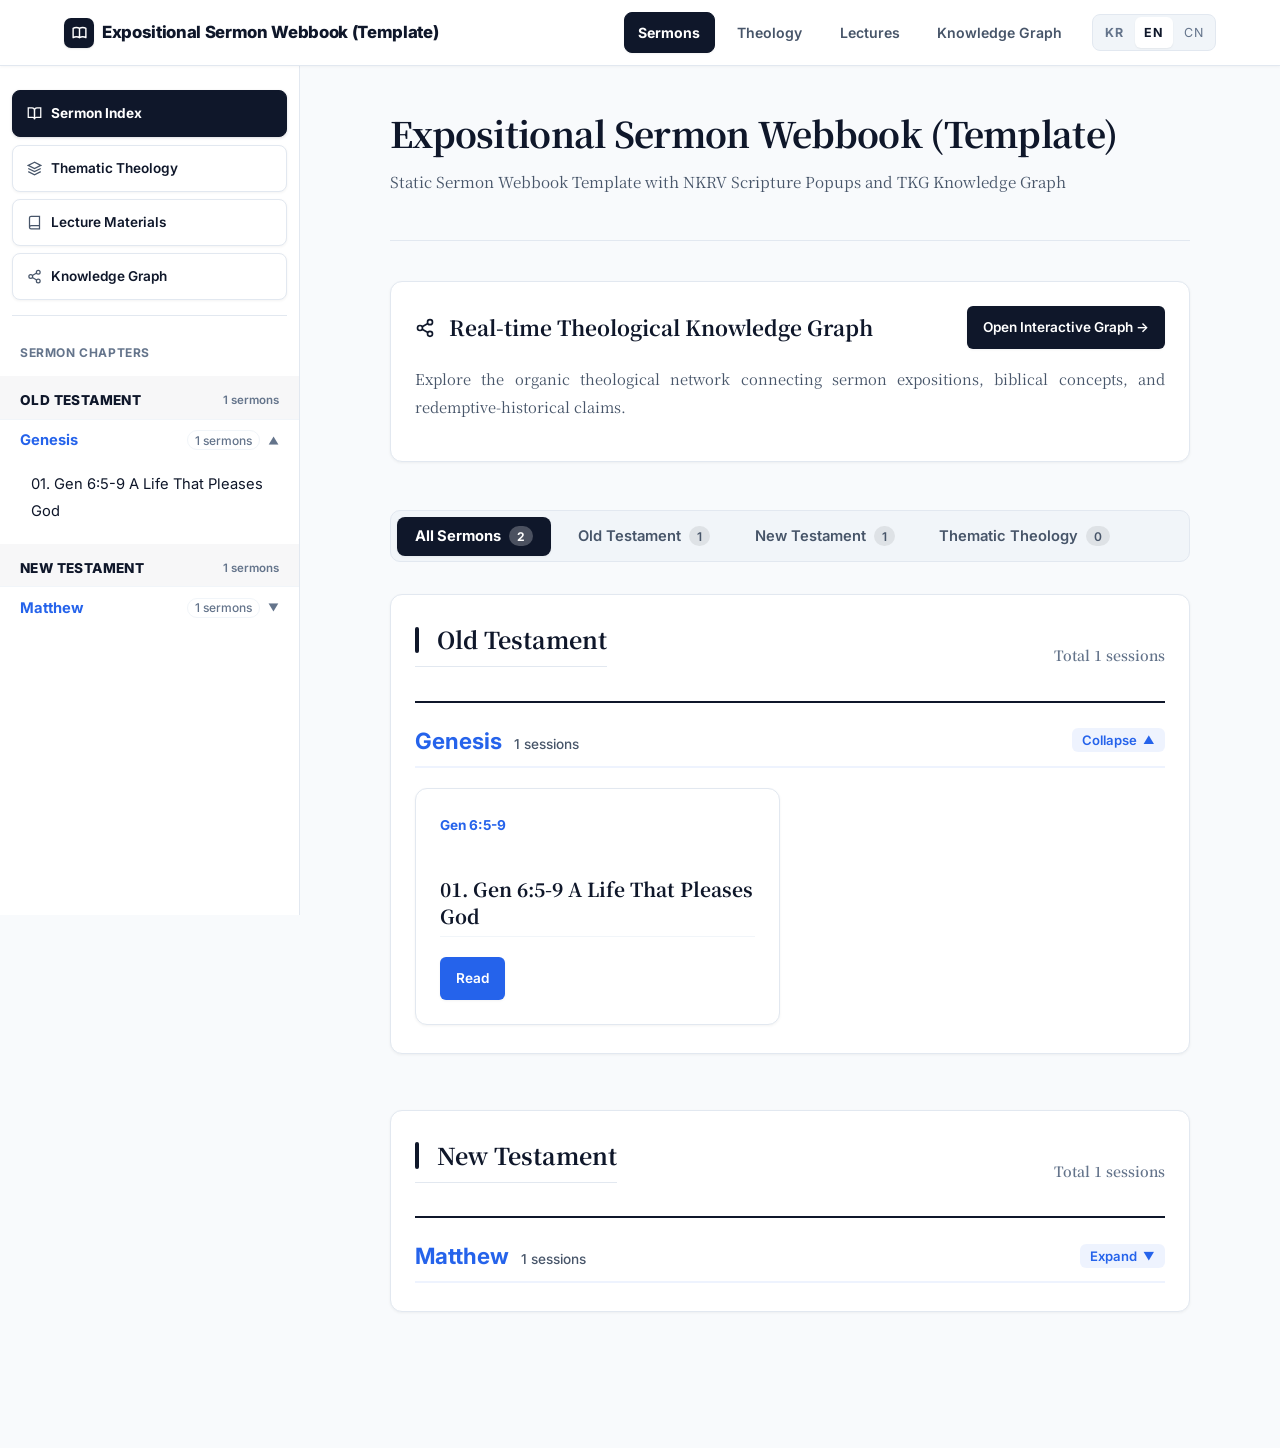
<file: site/en/index.html>
<!DOCTYPE html>
<html lang="en" class="light">
<head>
<meta charset="UTF-8">
<meta name="viewport" content="width=device-width, initial-scale=1.0">
<title>Expositional Sermon Webbook (Template)</title>
<link rel="stylesheet" href="../assets/style.css">
</head>
<body>
<header class="top-header">
  <div class="top-header-inner">
    <a class="top-brand" href="index.html">
      <span class="brand-title">Expositional Sermon Webbook (Template)</span>
    </a>
    <nav class="top-nav">
      <a class="top-nav-item active" href="index.html">Sermons</a>
      <a class="top-nav-item" href="index.html#theology">Theology</a>
      <a class="top-nav-item" href="lectures.html">Lectures</a>
      <a class="top-nav-item" href="graph.html">Knowledge Graph</a>
      <div class="lang-toggle"><a class="lang-btn" href="index.html">KR</a><span class="lang-btn active">EN</span><button type="button" class="lang-btn" id="cnTranslateBtn" title="中文翻译">CN</button></div>
    </nav>
  </div>
</header>
<button id="navToggle" class="nav-toggle" aria-label="Index">Index</button>
<div id="backdrop" class="backdrop" hidden></div>
<div class="app">
<aside class="sidebar" id="sidebar">
  <div class="side-nav" style="padding-top: 1.25rem;">
    <div class="sidebar-action-btns">
      <a class="sidebar-nav-btn active" href="index.html"><svg width="15" height="15" viewBox="0 0 24 24" fill="none" stroke="currentColor" stroke-width="2" style="vertical-align:middle; display:inline-block; flex-shrink:0;"><path d="M2 3h6a4 4 0 0 1 4 4v14a3 3 0 0 0-3-3H2z"></path><path d="M22 3h-6a4 4 0 0 0-4 4v14a3 3 0 0 1 3-3h7z"></path></svg><span>Sermon Index</span></a>
      <a class="sidebar-nav-btn" href="index.html#theology"><svg width="15" height="15" viewBox="0 0 24 24" fill="none" stroke="currentColor" stroke-width="2" style="vertical-align:middle; display:inline-block; flex-shrink:0;"><path d="M12 2L2 7l10 5 10-5-10-5z"></path><path d="M2 17l10 5 10-5"></path><path d="M2 12l10 5 10-5"></path></svg><span>Thematic Theology</span></a>
      <a class="sidebar-nav-btn" href="lectures.html"><svg width="15" height="15" viewBox="0 0 24 24" fill="none" stroke="currentColor" stroke-width="2" style="vertical-align:middle; display:inline-block; flex-shrink:0;"><path d="M4 19.5A2.5 2.5 0 0 1 6.5 17H20"></path><path d="M6.5 2H20v20H6.5A2.5 2.5 0 0 1 4 19.5v-15A2.5 2.5 0 0 1 6.5 2z"></path></svg><span>Lecture Materials</span></a>
      <a class="sidebar-nav-btn" href="graph.html"><svg width="15" height="15" viewBox="0 0 24 24" fill="none" stroke="currentColor" stroke-width="2" style="vertical-align:middle; display:inline-block; flex-shrink:0;"><circle cx="18" cy="5" r="3"></circle><circle cx="6" cy="12" r="3"></circle><circle cx="18" cy="19" r="3"></circle><line x1="8.59" y1="13.51" x2="15.42" y2="17.49"></line><line x1="15.41" y1="6.51" x2="8.59" y2="10.49"></line></svg><span>Knowledge Graph</span></a>
    </div>
    <div class="nav-group-title">Sermon Chapters</div>
    <div class="nav-category-header">
      <span class="cat-title">Old Testament</span>
      <span class="cat-count">1 sermons</span>
    </div>
    <div class="nav-chapter-group open">
      <button class="nav-chapter-header" aria-expanded="true">
        <span class="ch-title">Genesis</span>
        <span class="ch-count">1 sermons</span>
        <span class="ch-arrow">▼</span>
      </button>
      <div class="nav-chapter-list">
        <a class="nav-item" href="genesis/s01-gen6-5-9.html">
          <span>01. Gen 6:5-9 A Life That Pleases God</span>
        </a>
      </div>
    </div>
    <div class="nav-category-header">
      <span class="cat-title">New Testament</span>
      <span class="cat-count">1 sermons</span>
    </div>
    <div class="nav-chapter-group">
      <button class="nav-chapter-header" aria-expanded="false">
        <span class="ch-title">Matthew</span>
        <span class="ch-count">1 sermons</span>
        <span class="ch-arrow">▼</span>
      </button>
      <div class="nav-chapter-list">
        <a class="nav-item" href="matthew/s01-mat5-3.html">
          <span>01. Matt 5:3 The Blessedness of the Poor in Spirit — Possessing the Kingdom of Heaven Now</span>
        </a>
      </div>
    </div>
  </div>
</aside>
<div class="main-col">
<div class="wrap">
  <header class="masthead">
    <h1>Expositional Sermon Webbook (Template)</h1>
    <div class="byline">Static Sermon Webbook Template with NKRV Scripture Popups and TKG Knowledge Graph</div>
  </header>

  <main class="commentary">
    
    <div class="landing-graph-box">
      <div class="lgb-header">
        <span class="lgb-title"><svg width="20" height="20" viewBox="0 0 24 24" fill="none" stroke="currentColor" stroke-width="2" style="vertical-align:middle; display:inline-block; margin-right:6px;"><circle cx="18" cy="5" r="3"></circle><circle cx="6" cy="12" r="3"></circle><circle cx="18" cy="19" r="3"></circle><line x1="8.59" y1="13.51" x2="15.42" y2="17.49"></line><line x1="15.41" y1="6.51" x2="8.59" y2="10.49"></line></svg>Real-time Theological Knowledge Graph</span>
        <a href="graph.html" class="btn" style="background:var(--brand-brown); color:#fff;">Open Interactive Graph &rarr;</a>
      </div>
      <p style="margin:0 0 1rem; color:var(--text-secondary); font-size:0.92rem;">Explore the organic theological network connecting sermon expositions, biblical concepts, and redemptive-historical claims.</p>
    </div>
    
    
    <div class="index-nav-tabs" id="indexTabs" role="tablist">
      <button class="index-tab-btn active" data-tab="all" role="tab" aria-selected="true">
        <span class="tab-label">All Sermons</span>
        <span class="tab-count">2</span>
      </button>
      <button class="index-tab-btn" data-tab="ot" role="tab" aria-selected="false">
        <span class="tab-label">Old Testament</span>
        <span class="tab-count">1</span>
      </button>
      <button class="index-tab-btn" data-tab="nt" role="tab" aria-selected="false">
        <span class="tab-label">New Testament</span>
        <span class="tab-count">1</span>
      </button>
      <button class="index-tab-btn" data-tab="theology" role="tab" aria-selected="false">
        <span class="tab-label">Thematic Theology</span>
        <span class="tab-count">0</span>
      </button>
    </div>
    
    
        <section class="index-category-block" data-cat-type="ot" id="cat-ot">
          <div class="index-category-header">
            <h2 class="index-category-title">Old Testament</h2>
            <span class="index-category-meta">Total 1 sessions</span>
          </div>
          
            <div class="index-chapter-section open">
              <button class="chapter-heading" aria-expanded="true">
                <div class="ch-heading-left">
                  <span class="ch-badge">Genesis</span>
                  <span class="ch-meta">1 sessions</span>
                </div>
                <span class="ch-toggle-label"><span class="label-txt">Collapse</span> <span class="ch-toggle-arrow">▲</span></span>
              </button>
              <div class="chapter-card-grid">
                
                <div class="sermon-card">
                  <div class="card-passage">Gen 6:5-9</div>
                  <h3 class="card-title"><a href="genesis/s01-gen6-5-9.html">01. Gen 6:5-9 A Life That Pleases God</a></h3>
                  <a href="genesis/s01-gen6-5-9.html" class="btn card-btn">Read</a>
                </div>
                
              </div>
            </div>
            
        </section>
        
        <section class="index-category-block" data-cat-type="nt" id="cat-nt">
          <div class="index-category-header">
            <h2 class="index-category-title">New Testament</h2>
            <span class="index-category-meta">Total 1 sessions</span>
          </div>
          
            <div class="index-chapter-section">
              <button class="chapter-heading" aria-expanded="false">
                <div class="ch-heading-left">
                  <span class="ch-badge">Matthew</span>
                  <span class="ch-meta">1 sessions</span>
                </div>
                <span class="ch-toggle-label"><span class="label-txt">Expand</span> <span class="ch-toggle-arrow">▼</span></span>
              </button>
              <div class="chapter-card-grid">
                
                <div class="sermon-card">
                  <div class="card-passage">Matt 5:3</div>
                  <h3 class="card-title"><a href="matthew/s01-mat5-3.html">01. Matt 5:3 The Blessedness of the Poor in Spirit — Possessing the Kingdom of Heaven Now</a></h3>
                  <a href="matthew/s01-mat5-3.html" class="btn card-btn">Read</a>
                </div>
                
              </div>
            </div>
            
        </section>
        
  </main>
</div>
</div>
</div>
<script src="../assets/app.js"></script>
</body>
</html>
</file>
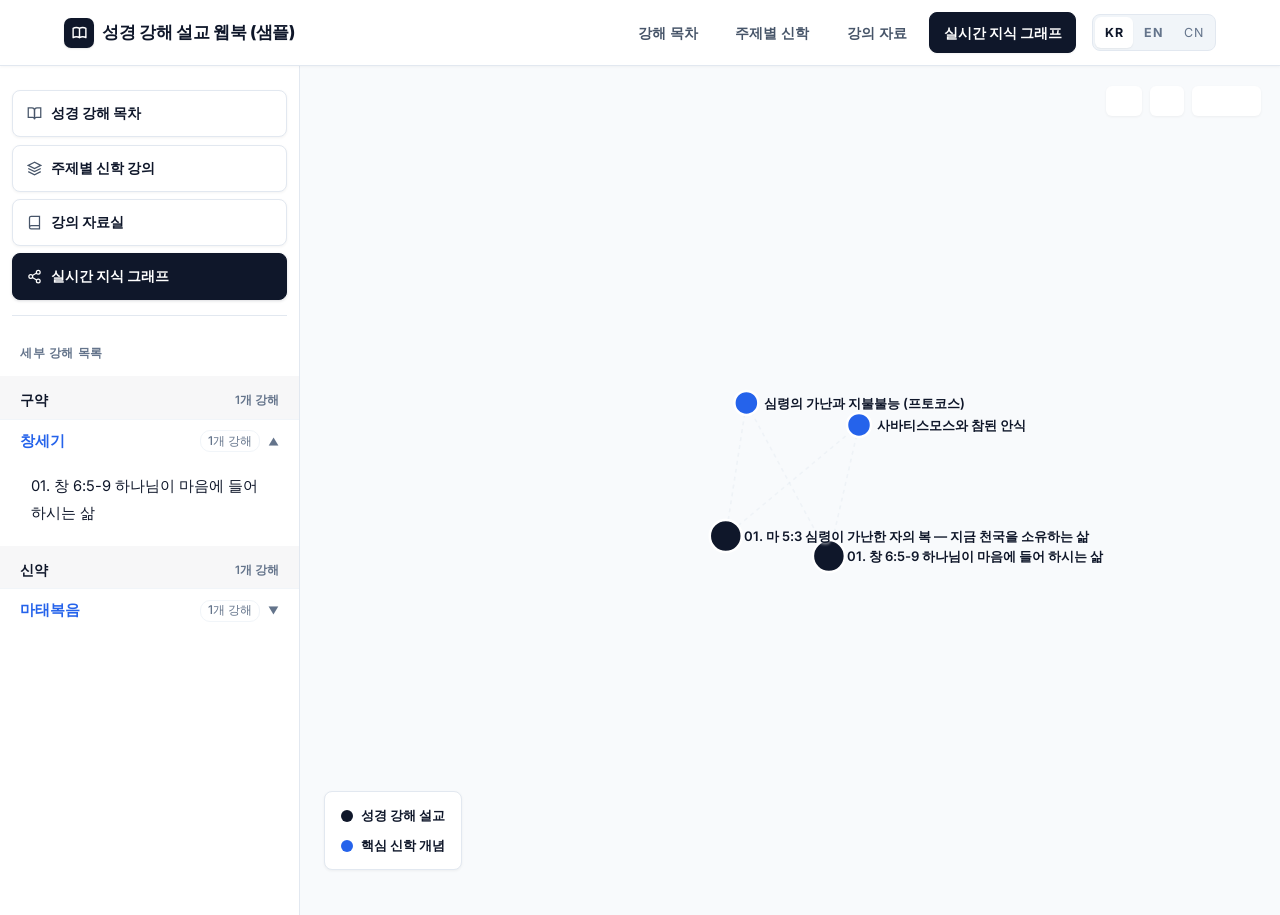
<file: site/graph.html>
<!DOCTYPE html>
<html lang="ko" class="light">
<head>
<meta charset="UTF-8">
<meta name="viewport" content="width=device-width, initial-scale=1.0">
<title>실시간 신학 지식 그래프 — 성경 강해 설교 웹북 (샘플)</title>
<link rel="stylesheet" href="assets/style.css">
<script src="assets/d3.v7.min.js"></script>
<style>
.graph-container { width: 100%; height: calc(100vh - 4.5rem); position: relative; background: var(--bg-primary); overflow: hidden; }
svg.graph-svg { width: 100%; height: 100%; display: block; }
.g-node { cursor: pointer; stroke: var(--bg-surface); stroke-width: 2.5px; transition: r 0.2s, stroke-width 0.2s; }
.g-node.session { fill: var(--brand-brown); }
.g-node.concept { fill: var(--accent-color); }
.g-node:hover { stroke: var(--accent-hover); stroke-width: 4px; }
.g-link { stroke: var(--border-color); stroke-opacity: 0.7; stroke-width: 2px; }
.g-link.session-concept { stroke-dasharray: 4,4; stroke-opacity: 0.45; stroke-width: 1.5px; }
.g-label { font-family: var(--font-sans); font-size: 0.82rem; font-weight: 600; fill: var(--text-primary); pointer-events: none; text-shadow: 0 1px 3px rgba(255,255,255,0.9); }
.graph-ctrls { position: absolute; top: 1.2rem; right: 1.2rem; z-index: 10; display: flex; gap: 0.5rem; }
.graph-legend { position: absolute; bottom: 1.5rem; left: 1.5rem; z-index: 10; background: var(--bg-surface); border: 1px solid var(--border-color); border-radius: 8px; padding: 0.75rem 1rem; box-shadow: var(--shadow-sm); font-family: var(--font-sans); font-size: 0.8rem; display: flex; flex-direction: column; gap: 0.4rem; }
.legend-item { display: flex; align-items: center; gap: 0.5rem; }
.legend-dot { width: 12px; height: 12px; border-radius: 50%; display: inline-block; }
.legend-dot.session { background: var(--brand-brown); }
.legend-dot.concept { background: var(--accent-color); }
.graph-tooltip { position: absolute; display: none; background: var(--bg-surface); border: 1px solid var(--border-color); padding: 0.75rem 1rem; border-radius: 8px; box-shadow: var(--shadow-md); font-family: var(--font-sans); font-size: 0.85rem; z-index: 100; max-width: 300px; pointer-events: none; line-height: 1.5; }
</style>
</head>
<body>
<header class="top-header">
  <div class="top-header-inner">
    <a class="top-brand" href="index.html">
      <span class="brand-title">성경 강해 설교 웹북 (샘플)</span>
    </a>
    <nav class="top-nav">
      <a class="top-nav-item" href="index.html">강해 목차</a>
      <a class="top-nav-item" href="index.html#theology">주제별 신학</a>
      <a class="top-nav-item" href="lectures.html">강의 자료</a>
      <a class="top-nav-item active" href="graph.html">실시간 지식 그래프</a>
      <div class="lang-toggle"><span class="lang-btn active">KR</span><a class="lang-btn" href="en/index.html">EN</a><button type="button" class="lang-btn" id="cnTranslateBtn" title="中文翻译">CN</button></div>
    </nav>
  </div>
</header>
<button id="navToggle" class="nav-toggle" aria-label="목차">목차</button>
<div id="backdrop" class="backdrop" hidden></div>
<div class="app">
<aside class="sidebar" id="sidebar">
  <div class="side-nav" style="padding-top: 1.25rem;">
    <div class="sidebar-action-btns">
      <a class="sidebar-nav-btn" href="index.html"><svg width="15" height="15" viewBox="0 0 24 24" fill="none" stroke="currentColor" stroke-width="2" style="vertical-align:middle; display:inline-block; flex-shrink:0;"><path d="M2 3h6a4 4 0 0 1 4 4v14a3 3 0 0 0-3-3H2z"></path><path d="M22 3h-6a4 4 0 0 0-4 4v14a3 3 0 0 1 3-3h7z"></path></svg><span>성경 강해 목차</span></a>
      <a class="sidebar-nav-btn" href="index.html#theology"><svg width="15" height="15" viewBox="0 0 24 24" fill="none" stroke="currentColor" stroke-width="2" style="vertical-align:middle; display:inline-block; flex-shrink:0;"><path d="M12 2L2 7l10 5 10-5-10-5z"></path><path d="M2 17l10 5 10-5"></path><path d="M2 12l10 5 10-5"></path></svg><span>주제별 신학 강의</span></a>
      <a class="sidebar-nav-btn" href="lectures.html"><svg width="15" height="15" viewBox="0 0 24 24" fill="none" stroke="currentColor" stroke-width="2" style="vertical-align:middle; display:inline-block; flex-shrink:0;"><path d="M4 19.5A2.5 2.5 0 0 1 6.5 17H20"></path><path d="M6.5 2H20v20H6.5A2.5 2.5 0 0 1 4 19.5v-15A2.5 2.5 0 0 1 6.5 2z"></path></svg><span>강의 자료실</span></a>
      <a class="sidebar-nav-btn active" href="graph.html"><svg width="15" height="15" viewBox="0 0 24 24" fill="none" stroke="currentColor" stroke-width="2" style="vertical-align:middle; display:inline-block; flex-shrink:0;"><circle cx="18" cy="5" r="3"></circle><circle cx="6" cy="12" r="3"></circle><circle cx="18" cy="19" r="3"></circle><line x1="8.59" y1="13.51" x2="15.42" y2="17.49"></line><line x1="15.41" y1="6.51" x2="8.59" y2="10.49"></line></svg><span>실시간 지식 그래프</span></a>
    </div>
    <div class="nav-group-title">세부 강해 목록</div>
    <div class="nav-category-header">
      <span class="cat-title">구약</span>
      <span class="cat-count">1개 강해</span>
    </div>
    <div class="nav-chapter-group open">
      <button class="nav-chapter-header" aria-expanded="true">
        <span class="ch-title">창세기</span>
        <span class="ch-count">1개 강해</span>
        <span class="ch-arrow">▼</span>
      </button>
      <div class="nav-chapter-list">
        <a class="nav-item" href="genesis/s01-gen6-5-9.html">
          <span>01. 창 6:5-9 하나님이 마음에 들어 하시는 삶</span>
        </a>
      </div>
    </div>
    <div class="nav-category-header">
      <span class="cat-title">신약</span>
      <span class="cat-count">1개 강해</span>
    </div>
    <div class="nav-chapter-group">
      <button class="nav-chapter-header" aria-expanded="false">
        <span class="ch-title">마태복음</span>
        <span class="ch-count">1개 강해</span>
        <span class="ch-arrow">▼</span>
      </button>
      <div class="nav-chapter-list">
        <a class="nav-item" href="matthew/s01-mat5-3.html">
          <span>01. 마 5:3 심령이 가난한 자의 복 — 지금 천국을 소유하는 삶</span>
        </a>
      </div>
    </div>
  </div>
</aside>
<div class="main-col" style="padding:0; width:100%;">
  <div class="graph-container">
    <div class="graph-ctrls">
      <button class="btn" onclick="zoomIn()">+</button>
      <button class="btn" onclick="zoomOut()">-</button>
      <button class="btn" onclick="resetZoom()">초기화</button>
    </div>
    <div class="graph-legend">
      <div class="legend-item"><span class="legend-dot session"></span><strong>성경 강해 설교</strong></div>
      <div class="legend-item"><span class="legend-dot concept"></span><strong>핵심 신학 개념</strong></div>
    </div>
    <div id="graphTooltip" class="graph-tooltip"></div>
    <svg class="graph-svg" id="graphSvg"></svg>
  </div>
</div>
</div>
<script>
const nodesData = [{"id": "s01-gen6-5-9", "label": "01. 창 6:5-9 하나님이 마음에 들어 하시는 삶", "group": "session", "url": "genesis/s01-gen6-5-9.html", "chapter": 6}, {"id": "s01-mat5-3", "label": "01. 마 5:3 심령이 가난한 자의 복 — 지금 천국을 소유하는 삶", "group": "session", "url": "matthew/s01-mat5-3.html", "chapter": 5}, {"id": "concept:spiritual_poverty_ptochos", "label": "심령의 가난과 지불불능 (프토코스)", "group": "concept", "category": "제자도/영성", "desc": "세상에 대해 더 이상 쓸 마음이 없는 지불불능(Default)을 선언하고, 하나님 앞에서 전적인 영적 파산자임을 고백하는 심령"}, {"id": "concept:sabbatismos_true_rest", "label": "사바티스모스와 참된 안식", "group": "concept", "category": "성경신학/종말론", "desc": "자기 의와 율법적 노동을 그치고 하나님으로 먼저 채움 받는 창조 안식의 원형과 구속의 완성에 참여하는 영원한 축제"}];
const linksData = [{"source": "s01-gen6-5-9", "target": "concept:spiritual_poverty_ptochos", "relation": "포함 개념", "label": "", "type": "session-concept"}, {"source": "s01-gen6-5-9", "target": "concept:sabbatismos_true_rest", "relation": "포함 개념", "label": "", "type": "session-concept"}, {"source": "s01-mat5-3", "target": "concept:spiritual_poverty_ptochos", "relation": "포함 개념", "label": "", "type": "session-concept"}, {"source": "s01-mat5-3", "target": "concept:sabbatismos_true_rest", "relation": "포함 개념", "label": "", "type": "session-concept"}];

const container = document.querySelector(".graph-container");
const width = container.clientWidth || window.innerWidth;
const height = container.clientHeight || (window.innerHeight - 70);

const svg = d3.select("#graphSvg")
  .attr("width", width)
  .attr("height", height);

const g = svg.append("g");
const zoom = d3.zoom().scaleExtent([0.2, 4]).on("zoom", (e) => g.attr("transform", e.transform));
svg.call(zoom);

const simulation = d3.forceSimulation(nodesData)
  .force("link", d3.forceLink(linksData).id(d => d.id).distance(140))
  .force("charge", d3.forceManyBody().strength(-400))
  .force("center", d3.forceCenter(width / 2, height / 2))
  .force("collision", d3.forceCollide().radius(50));

const link = g.append("g")
  .selectAll("line")
  .data(linksData)
  .join("line")
  .attr("class", d => "g-link " + (d.type || ""));

const node = g.append("g")
  .selectAll("circle")
  .data(nodesData)
  .join("circle")
  .attr("class", d => "g-node " + d.group)
  .attr("r", d => d.group === "session" ? 16 : 12)
  .call(d3.drag()
    .on("start", dragstarted)
    .on("drag", dragged)
    .on("end", dragended));

const label = g.append("g")
  .selectAll("text")
  .data(nodesData)
  .join("text")
  .attr("class", "g-label")
  .attr("dx", 18)
  .attr("dy", 5)
  .text(d => d.label);

const tooltip = d3.select("#graphTooltip");
node.on("mouseover", (event, d) => {
  const desc = d.desc ? `<div style="margin-top:4px; color:var(--text-secondary);">${d.desc}</div>` : "";
  const cat = d.category ? `<div style="font-size:0.75rem; color:var(--accent-color); font-weight:700; text-transform:uppercase;">${d.category}</div>` : "";
  tooltip.html(`${cat}<strong>${d.label}</strong>${desc}`)
    .style("left", (event.clientX + 14) + "px")
    .style("top", (event.clientY + 14) + "px")
    .style("display", "block");
}).on("mouseout", () => {
  tooltip.style("display", "none");
}).on("click", (event, d) => {
  if (d.url) window.location.href = d.url;
});

simulation.on("tick", () => {
  link
    .attr("x1", d => d.source.x)
    .attr("y1", d => d.source.y)
    .attr("x2", d => d.target.x)
    .attr("y2", d => d.target.y);
  node
    .attr("cx", d => d.x)
    .attr("cy", d => d.y);
  label
    .attr("x", d => d.x)
    .attr("y", d => d.y);
});

function dragstarted(event, d) {
  if (!event.active) simulation.alphaTarget(0.3).restart();
  d.fx = d.x;
  d.fy = d.y;
}
function dragged(event, d) {
  d.fx = event.x;
  d.fy = event.y;
}
function dragended(event, d) {
  if (!event.active) simulation.alphaTarget(0);
  d.fx = null;
  d.fy = null;
}

function zoomIn() { svg.transition().duration(300).call(zoom.scaleBy, 1.3); }
function zoomOut() { svg.transition().duration(300).call(zoom.scaleBy, 0.7); }
function resetZoom() { svg.transition().duration(300).call(zoom.transform, d3.zoomIdentity); }
</script>
<script src="assets/app.js"></script>
</body>
</html>
</file>
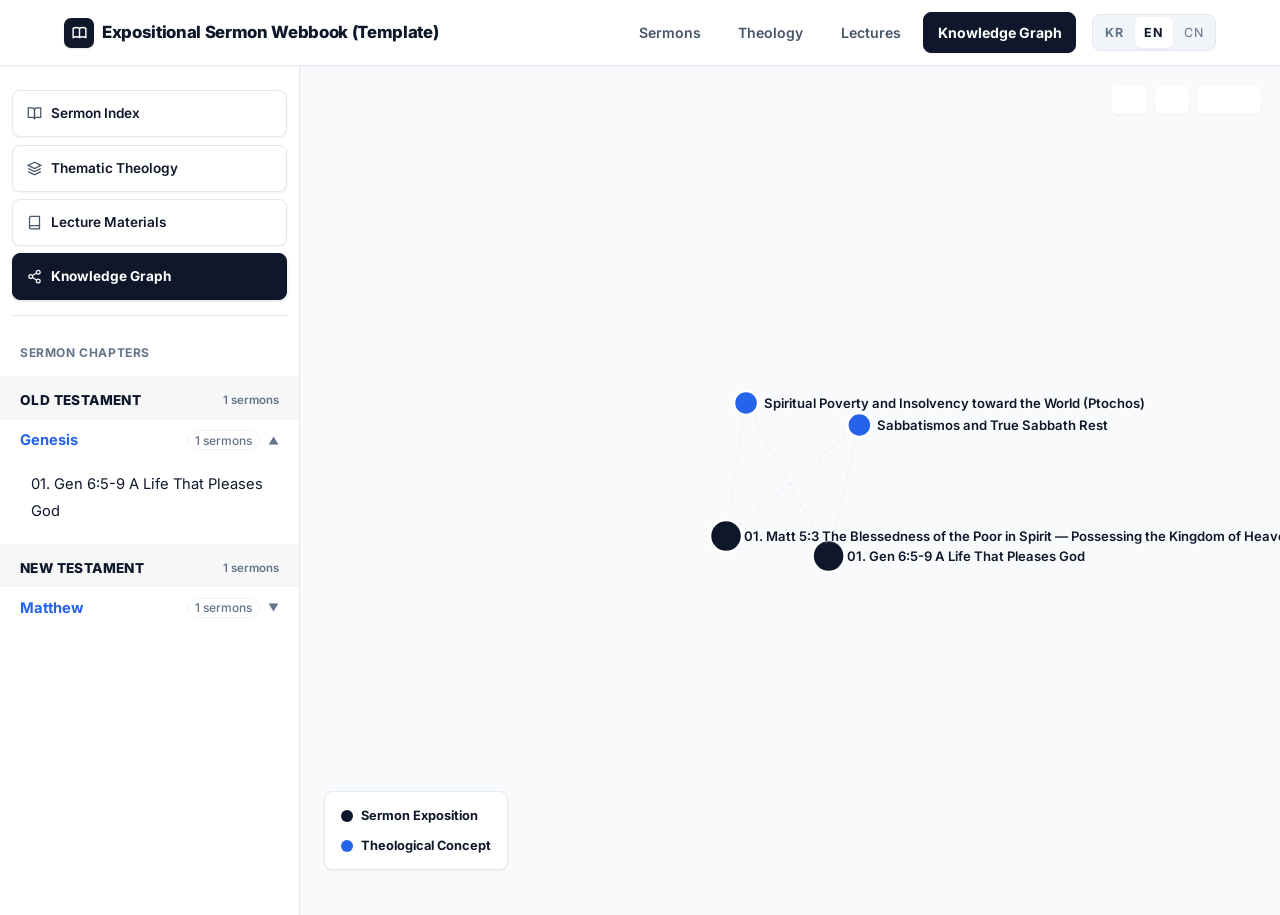
<file: site/en/graph.html>
<!DOCTYPE html>
<html lang="en" class="light">
<head>
<meta charset="UTF-8">
<meta name="viewport" content="width=device-width, initial-scale=1.0">
<title>Real-time Theological Knowledge Graph — Expositional Sermon Webbook (Template)</title>
<link rel="stylesheet" href="../assets/style.css">
<script src="../assets/d3.v7.min.js"></script>
<style>
.graph-container { width: 100%; height: calc(100vh - 4.5rem); position: relative; background: var(--bg-primary); overflow: hidden; }
svg.graph-svg { width: 100%; height: 100%; display: block; }
.g-node { cursor: pointer; stroke: var(--bg-surface); stroke-width: 2.5px; transition: r 0.2s, stroke-width 0.2s; }
.g-node.session { fill: var(--brand-brown); }
.g-node.concept { fill: var(--accent-color); }
.g-node:hover { stroke: var(--accent-hover); stroke-width: 4px; }
.g-link { stroke: var(--border-color); stroke-opacity: 0.7; stroke-width: 2px; }
.g-link.session-concept { stroke-dasharray: 4,4; stroke-opacity: 0.45; stroke-width: 1.5px; }
.g-label { font-family: var(--font-sans); font-size: 0.82rem; font-weight: 600; fill: var(--text-primary); pointer-events: none; text-shadow: 0 1px 3px rgba(255,255,255,0.9); }
.graph-ctrls { position: absolute; top: 1.2rem; right: 1.2rem; z-index: 10; display: flex; gap: 0.5rem; }
.graph-legend { position: absolute; bottom: 1.5rem; left: 1.5rem; z-index: 10; background: var(--bg-surface); border: 1px solid var(--border-color); border-radius: 8px; padding: 0.75rem 1rem; box-shadow: var(--shadow-sm); font-family: var(--font-sans); font-size: 0.8rem; display: flex; flex-direction: column; gap: 0.4rem; }
.legend-item { display: flex; align-items: center; gap: 0.5rem; }
.legend-dot { width: 12px; height: 12px; border-radius: 50%; display: inline-block; }
.legend-dot.session { background: var(--brand-brown); }
.legend-dot.concept { background: var(--accent-color); }
.graph-tooltip { position: absolute; display: none; background: var(--bg-surface); border: 1px solid var(--border-color); padding: 0.75rem 1rem; border-radius: 8px; box-shadow: var(--shadow-md); font-family: var(--font-sans); font-size: 0.85rem; z-index: 100; max-width: 300px; pointer-events: none; line-height: 1.5; }
</style>
</head>
<body>
<header class="top-header">
  <div class="top-header-inner">
    <a class="top-brand" href="../index.html">
      <span class="brand-title">Expositional Sermon Webbook (Template)</span>
    </a>
    <nav class="top-nav">
      <a class="top-nav-item" href="../index.html">Sermons</a>
      <a class="top-nav-item" href="../index.html#theology">Theology</a>
      <a class="top-nav-item" href="../lectures.html">Lectures</a>
      <a class="top-nav-item active" href="../graph.html">Knowledge Graph</a>
      <div class="lang-toggle"><a class="lang-btn" href="../index.html">KR</a><span class="lang-btn active">EN</span><button type="button" class="lang-btn" id="cnTranslateBtn" title="中文翻译">CN</button></div>
    </nav>
  </div>
</header>
<button id="navToggle" class="nav-toggle" aria-label="Contents">Contents</button>
<div id="backdrop" class="backdrop" hidden></div>
<div class="app">
<aside class="sidebar" id="sidebar">
  <div class="side-nav" style="padding-top: 1.25rem;">
    <div class="sidebar-action-btns">
      <a class="sidebar-nav-btn" href="../index.html"><svg width="15" height="15" viewBox="0 0 24 24" fill="none" stroke="currentColor" stroke-width="2" style="vertical-align:middle; display:inline-block; flex-shrink:0;"><path d="M2 3h6a4 4 0 0 1 4 4v14a3 3 0 0 0-3-3H2z"></path><path d="M22 3h-6a4 4 0 0 0-4 4v14a3 3 0 0 1 3-3h7z"></path></svg><span>Sermon Index</span></a>
      <a class="sidebar-nav-btn" href="../index.html#theology"><svg width="15" height="15" viewBox="0 0 24 24" fill="none" stroke="currentColor" stroke-width="2" style="vertical-align:middle; display:inline-block; flex-shrink:0;"><path d="M12 2L2 7l10 5 10-5-10-5z"></path><path d="M2 17l10 5 10-5"></path><path d="M2 12l10 5 10-5"></path></svg><span>Thematic Theology</span></a>
      <a class="sidebar-nav-btn" href="../lectures.html"><svg width="15" height="15" viewBox="0 0 24 24" fill="none" stroke="currentColor" stroke-width="2" style="vertical-align:middle; display:inline-block; flex-shrink:0;"><path d="M4 19.5A2.5 2.5 0 0 1 6.5 17H20"></path><path d="M6.5 2H20v20H6.5A2.5 2.5 0 0 1 4 19.5v-15A2.5 2.5 0 0 1 6.5 2z"></path></svg><span>Lecture Materials</span></a>
      <a class="sidebar-nav-btn active" href="../graph.html"><svg width="15" height="15" viewBox="0 0 24 24" fill="none" stroke="currentColor" stroke-width="2" style="vertical-align:middle; display:inline-block; flex-shrink:0;"><circle cx="18" cy="5" r="3"></circle><circle cx="6" cy="12" r="3"></circle><circle cx="18" cy="19" r="3"></circle><line x1="8.59" y1="13.51" x2="15.42" y2="17.49"></line><line x1="15.41" y1="6.51" x2="8.59" y2="10.49"></line></svg><span>Knowledge Graph</span></a>
    </div>
    <div class="nav-group-title">Sermon Chapters</div>
    <div class="nav-category-header">
      <span class="cat-title">Old Testament</span>
      <span class="cat-count">1 sermons</span>
    </div>
    <div class="nav-chapter-group open">
      <button class="nav-chapter-header" aria-expanded="true">
        <span class="ch-title">Genesis</span>
        <span class="ch-count">1 sermons</span>
        <span class="ch-arrow">▼</span>
      </button>
      <div class="nav-chapter-list">
        <a class="nav-item" href="../genesis/s01-gen6-5-9.html">
          <span>01. Gen 6:5-9 A Life That Pleases God</span>
        </a>
      </div>
    </div>
    <div class="nav-category-header">
      <span class="cat-title">New Testament</span>
      <span class="cat-count">1 sermons</span>
    </div>
    <div class="nav-chapter-group">
      <button class="nav-chapter-header" aria-expanded="false">
        <span class="ch-title">Matthew</span>
        <span class="ch-count">1 sermons</span>
        <span class="ch-arrow">▼</span>
      </button>
      <div class="nav-chapter-list">
        <a class="nav-item" href="../matthew/s01-mat5-3.html">
          <span>01. Matt 5:3 The Blessedness of the Poor in Spirit — Possessing the Kingdom of Heaven Now</span>
        </a>
      </div>
    </div>
  </div>
</aside>
<div class="main-col" style="padding:0; width:100%;">
  <div class="graph-container">
    <div class="graph-ctrls">
      <button class="btn" onclick="zoomIn()">+</button>
      <button class="btn" onclick="zoomOut()">-</button>
      <button class="btn" onclick="resetZoom()">Reset</button>
    </div>
    <div class="graph-legend">
      <div class="legend-item"><span class="legend-dot session"></span><strong>Sermon Exposition</strong></div>
      <div class="legend-item"><span class="legend-dot concept"></span><strong>Theological Concept</strong></div>
    </div>
    <div id="graphTooltip" class="graph-tooltip"></div>
    <svg class="graph-svg" id="graphSvg"></svg>
  </div>
</div>
</div>
<script>
const nodesData = [{"id": "s01-gen6-5-9", "label": "01. Gen 6:5-9 A Life That Pleases God", "group": "session", "url": "genesis/s01-gen6-5-9.html", "chapter": 6}, {"id": "s01-mat5-3", "label": "01. Matt 5:3 The Blessedness of the Poor in Spirit — Possessing the Kingdom of Heaven Now", "group": "session", "url": "matthew/s01-mat5-3.html", "chapter": 5}, {"id": "concept:spiritual_poverty_ptochos", "label": "Spiritual Poverty and Insolvency toward the World (Ptochos)", "group": "concept", "category": "Discipleship/Spirituality", "desc": "Declaring complete insolvency (Default) of the heart toward worldly concerns and confessing total spiritual bankruptcy before God"}, {"id": "concept:sabbatismos_true_rest", "label": "Sabbatismos and True Sabbath Rest", "group": "concept", "category": "Biblical Theology/Eschatology", "desc": "Ceasing from self-righteous labor to partake in the primordial creation rest and eschatological Sabbath celebration, filled with God Himself"}];
const linksData = [{"source": "s01-gen6-5-9", "target": "concept:spiritual_poverty_ptochos", "relation": "포함 개념", "label": "", "type": "session-concept"}, {"source": "s01-gen6-5-9", "target": "concept:sabbatismos_true_rest", "relation": "포함 개념", "label": "", "type": "session-concept"}, {"source": "s01-mat5-3", "target": "concept:spiritual_poverty_ptochos", "relation": "포함 개념", "label": "", "type": "session-concept"}, {"source": "s01-mat5-3", "target": "concept:sabbatismos_true_rest", "relation": "포함 개념", "label": "", "type": "session-concept"}];

const container = document.querySelector(".graph-container");
const width = container.clientWidth || window.innerWidth;
const height = container.clientHeight || (window.innerHeight - 70);

const svg = d3.select("#graphSvg")
  .attr("width", width)
  .attr("height", height);

const g = svg.append("g");
const zoom = d3.zoom().scaleExtent([0.2, 4]).on("zoom", (e) => g.attr("transform", e.transform));
svg.call(zoom);

const simulation = d3.forceSimulation(nodesData)
  .force("link", d3.forceLink(linksData).id(d => d.id).distance(140))
  .force("charge", d3.forceManyBody().strength(-400))
  .force("center", d3.forceCenter(width / 2, height / 2))
  .force("collision", d3.forceCollide().radius(50));

const link = g.append("g")
  .selectAll("line")
  .data(linksData)
  .join("line")
  .attr("class", d => "g-link " + (d.type || ""));

const node = g.append("g")
  .selectAll("circle")
  .data(nodesData)
  .join("circle")
  .attr("class", d => "g-node " + d.group)
  .attr("r", d => d.group === "session" ? 16 : 12)
  .call(d3.drag()
    .on("start", dragstarted)
    .on("drag", dragged)
    .on("end", dragended));

const label = g.append("g")
  .selectAll("text")
  .data(nodesData)
  .join("text")
  .attr("class", "g-label")
  .attr("dx", 18)
  .attr("dy", 5)
  .text(d => d.label);

const tooltip = d3.select("#graphTooltip");
node.on("mouseover", (event, d) => {
  const desc = d.desc ? `<div style="margin-top:4px; color:var(--text-secondary);">${d.desc}</div>` : "";
  const cat = d.category ? `<div style="font-size:0.75rem; color:var(--accent-color); font-weight:700; text-transform:uppercase;">${d.category}</div>` : "";
  tooltip.html(`${cat}<strong>${d.label}</strong>${desc}`)
    .style("left", (event.clientX + 14) + "px")
    .style("top", (event.clientY + 14) + "px")
    .style("display", "block");
}).on("mouseout", () => {
  tooltip.style("display", "none");
}).on("click", (event, d) => {
  if (d.url) window.location.href = d.url;
});

simulation.on("tick", () => {
  link
    .attr("x1", d => d.source.x)
    .attr("y1", d => d.source.y)
    .attr("x2", d => d.target.x)
    .attr("y2", d => d.target.y);
  node
    .attr("cx", d => d.x)
    .attr("cy", d => d.y);
  label
    .attr("x", d => d.x)
    .attr("y", d => d.y);
});

function dragstarted(event, d) {
  if (!event.active) simulation.alphaTarget(0.3).restart();
  d.fx = d.x;
  d.fy = d.y;
}
function dragged(event, d) {
  d.fx = event.x;
  d.fy = event.y;
}
function dragended(event, d) {
  if (!event.active) simulation.alphaTarget(0);
  d.fx = null;
  d.fy = null;
}

function zoomIn() { svg.transition().duration(300).call(zoom.scaleBy, 1.3); }
function zoomOut() { svg.transition().duration(300).call(zoom.scaleBy, 0.7); }
function resetZoom() { svg.transition().duration(300).call(zoom.transform, d3.zoomIdentity); }
</script>
<script src="../assets/app.js"></script>
</body>
</html>
</file>
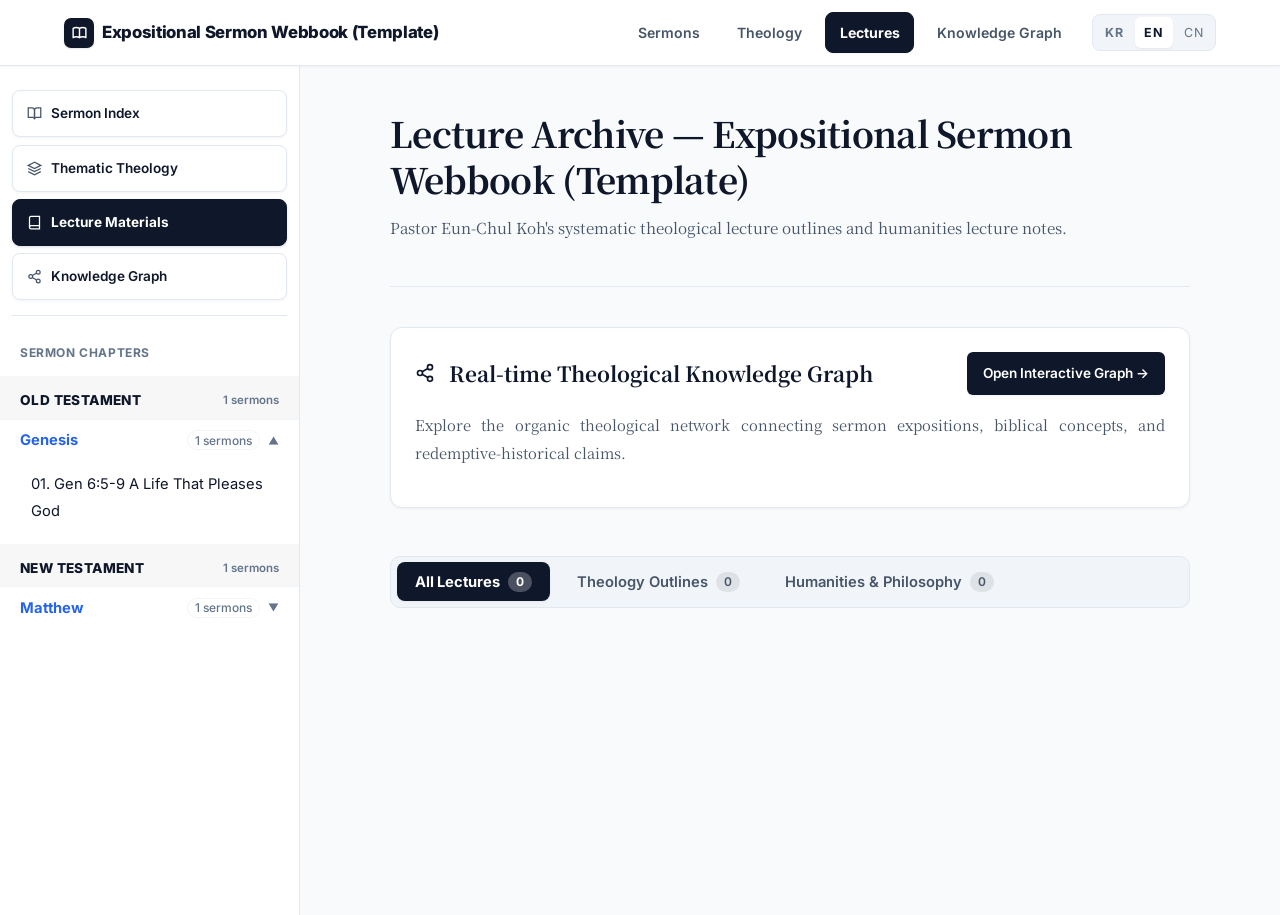
<file: site/en/lectures.html>
<!DOCTYPE html>
<html lang="en" class="light">
<head>
<meta charset="UTF-8">
<meta name="viewport" content="width=device-width, initial-scale=1.0">
<title>Lecture Archive — Expositional Sermon Webbook (Template)</title>
<link rel="stylesheet" href="../assets/style.css">
</head>
<body>
<header class="top-header">
  <div class="top-header-inner">
    <a class="top-brand" href="../index.html">
      <span class="brand-title">Expositional Sermon Webbook (Template)</span>
    </a>
    <nav class="top-nav">
      <a class="top-nav-item" href="../index.html">Sermons</a>
      <a class="top-nav-item" href="../index.html#theology">Theology</a>
      <a class="top-nav-item active" href="../lectures.html">Lectures</a>
      <a class="top-nav-item" href="../graph.html">Knowledge Graph</a>
      <div class="lang-toggle"><a class="lang-btn" href="../index.html">KR</a><span class="lang-btn active">EN</span><button type="button" class="lang-btn" id="cnTranslateBtn" title="中文翻译">CN</button></div>
    </nav>
  </div>
</header>
<button id="navToggle" class="nav-toggle" aria-label="Index">Index</button>
<div id="backdrop" class="backdrop" hidden></div>
<div class="app">
<aside class="sidebar" id="sidebar">
  <div class="side-nav" style="padding-top: 1.25rem;">
    <div class="sidebar-action-btns">
      <a class="sidebar-nav-btn" href="../index.html"><svg width="15" height="15" viewBox="0 0 24 24" fill="none" stroke="currentColor" stroke-width="2" style="vertical-align:middle; display:inline-block; flex-shrink:0;"><path d="M2 3h6a4 4 0 0 1 4 4v14a3 3 0 0 0-3-3H2z"></path><path d="M22 3h-6a4 4 0 0 0-4 4v14a3 3 0 0 1 3-3h7z"></path></svg><span>Sermon Index</span></a>
      <a class="sidebar-nav-btn" href="../index.html#theology"><svg width="15" height="15" viewBox="0 0 24 24" fill="none" stroke="currentColor" stroke-width="2" style="vertical-align:middle; display:inline-block; flex-shrink:0;"><path d="M12 2L2 7l10 5 10-5-10-5z"></path><path d="M2 17l10 5 10-5"></path><path d="M2 12l10 5 10-5"></path></svg><span>Thematic Theology</span></a>
      <a class="sidebar-nav-btn active" href="../lectures.html"><svg width="15" height="15" viewBox="0 0 24 24" fill="none" stroke="currentColor" stroke-width="2" style="vertical-align:middle; display:inline-block; flex-shrink:0;"><path d="M4 19.5A2.5 2.5 0 0 1 6.5 17H20"></path><path d="M6.5 2H20v20H6.5A2.5 2.5 0 0 1 4 19.5v-15A2.5 2.5 0 0 1 6.5 2z"></path></svg><span>Lecture Materials</span></a>
      <a class="sidebar-nav-btn" href="../graph.html"><svg width="15" height="15" viewBox="0 0 24 24" fill="none" stroke="currentColor" stroke-width="2" style="vertical-align:middle; display:inline-block; flex-shrink:0;"><circle cx="18" cy="5" r="3"></circle><circle cx="6" cy="12" r="3"></circle><circle cx="18" cy="19" r="3"></circle><line x1="8.59" y1="13.51" x2="15.42" y2="17.49"></line><line x1="15.41" y1="6.51" x2="8.59" y2="10.49"></line></svg><span>Knowledge Graph</span></a>
    </div>
    <div class="nav-group-title">Sermon Chapters</div>
    <div class="nav-category-header">
      <span class="cat-title">Old Testament</span>
      <span class="cat-count">1 sermons</span>
    </div>
    <div class="nav-chapter-group open">
      <button class="nav-chapter-header" aria-expanded="true">
        <span class="ch-title">Genesis</span>
        <span class="ch-count">1 sermons</span>
        <span class="ch-arrow">▼</span>
      </button>
      <div class="nav-chapter-list">
        <a class="nav-item" href="../genesis/s01-gen6-5-9.html">
          <span>01. Gen 6:5-9 A Life That Pleases God</span>
        </a>
      </div>
    </div>
    <div class="nav-category-header">
      <span class="cat-title">New Testament</span>
      <span class="cat-count">1 sermons</span>
    </div>
    <div class="nav-chapter-group">
      <button class="nav-chapter-header" aria-expanded="false">
        <span class="ch-title">Matthew</span>
        <span class="ch-count">1 sermons</span>
        <span class="ch-arrow">▼</span>
      </button>
      <div class="nav-chapter-list">
        <a class="nav-item" href="../matthew/s01-mat5-3.html">
          <span>01. Matt 5:3 The Blessedness of the Poor in Spirit — Possessing the Kingdom of Heaven Now</span>
        </a>
      </div>
    </div>
  </div>
</aside>
<div class="main-col">
<div class="wrap">
  <header class="masthead">
    <h1>Lecture Archive — Expositional Sermon Webbook (Template)</h1>
    <div class="byline">Pastor Eun-Chul Koh's systematic theological lecture outlines and humanities lecture notes.</div>
  </header>

  <main class="commentary">
    
    <div class="landing-graph-box">
      <div class="lgb-header">
        <span class="lgb-title"><svg width="20" height="20" viewBox="0 0 24 24" fill="none" stroke="currentColor" stroke-width="2" style="vertical-align:middle; display:inline-block; margin-right:6px;"><circle cx="18" cy="5" r="3"></circle><circle cx="6" cy="12" r="3"></circle><circle cx="18" cy="19" r="3"></circle><line x1="8.59" y1="13.51" x2="15.42" y2="17.49"></line><line x1="15.41" y1="6.51" x2="8.59" y2="10.49"></line></svg>Real-time Theological Knowledge Graph</span>
        <a href="../graph.html" class="btn" style="background:var(--brand-brown); color:#fff;">Open Interactive Graph &rarr;</a>
      </div>
      <p style="margin:0 0 1rem; color:var(--text-secondary); font-size:0.92rem;">Explore the organic theological network connecting sermon expositions, biblical concepts, and redemptive-historical claims.</p>
    </div>
    
    
    <div class="index-nav-tabs" id="indexTabs" role="tablist">
      <button class="index-tab-btn active" data-tab="all" role="tab" aria-selected="true">
        <span class="tab-label">All Lectures</span>
        <span class="tab-count">0</span>
      </button>
      <button class="index-tab-btn" data-tab="theology" role="tab" aria-selected="false">
        <span class="tab-label">Theology Outlines</span>
        <span class="tab-count">0</span>
      </button>
      <button class="index-tab-btn" data-tab="humanities" role="tab" aria-selected="false">
        <span class="tab-label">Humanities & Philosophy</span>
        <span class="tab-count">0</span>
      </button>
    </div>
    
    
  </main>
</div>
</div>
</div>
<script src="../assets/app.js"></script>
</body>
</html>
</file>
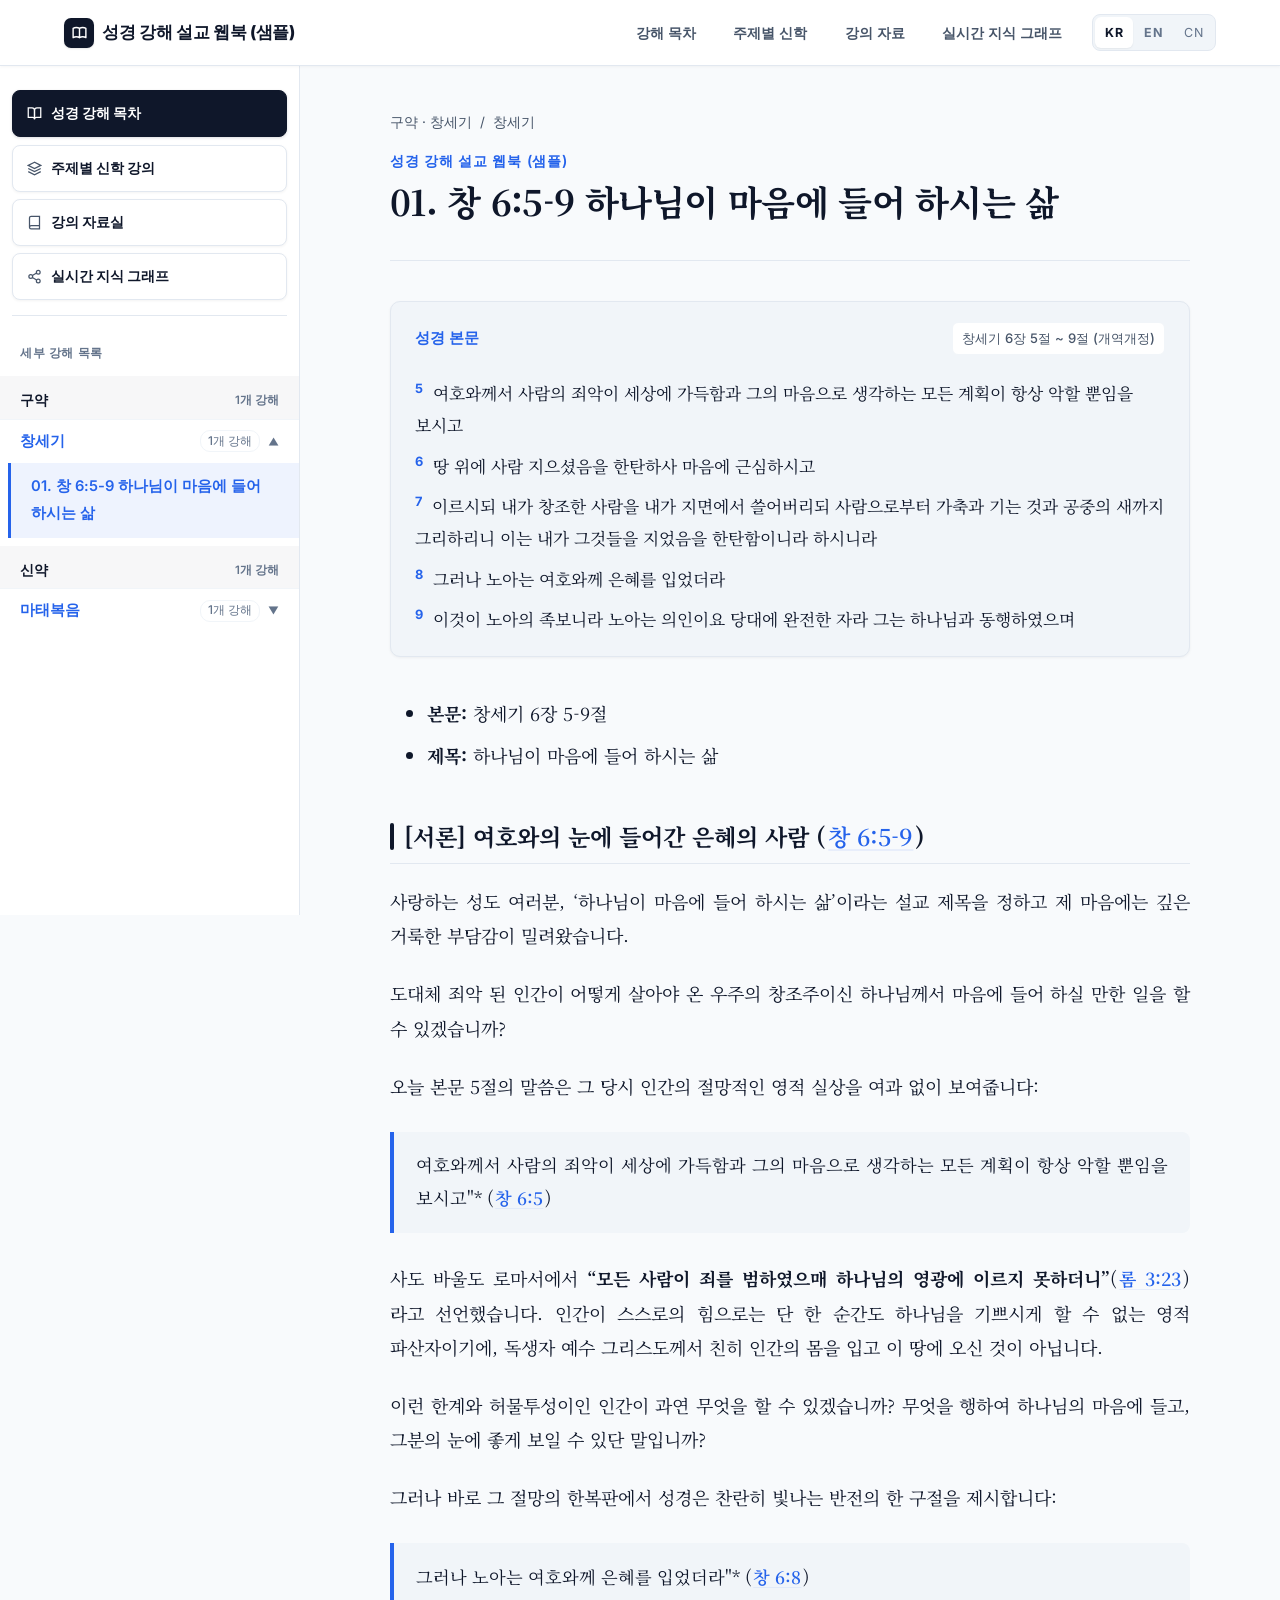
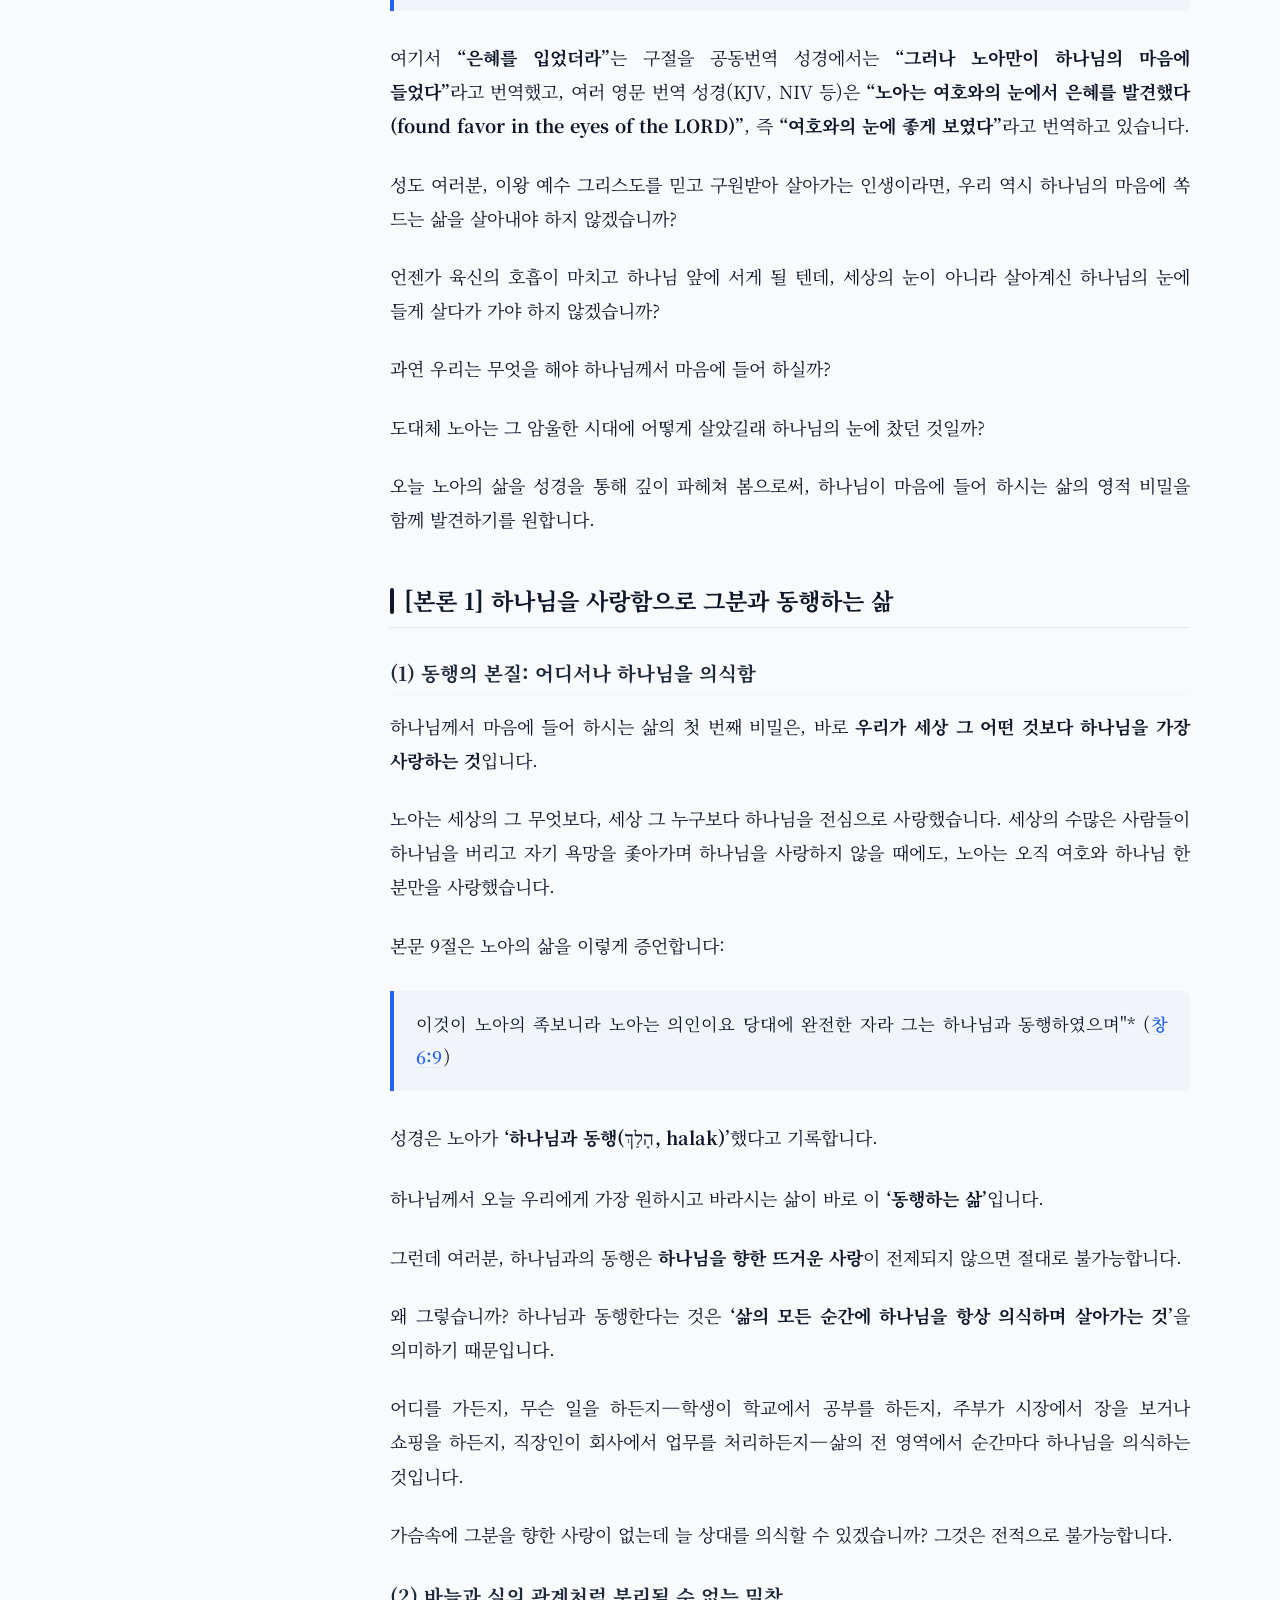
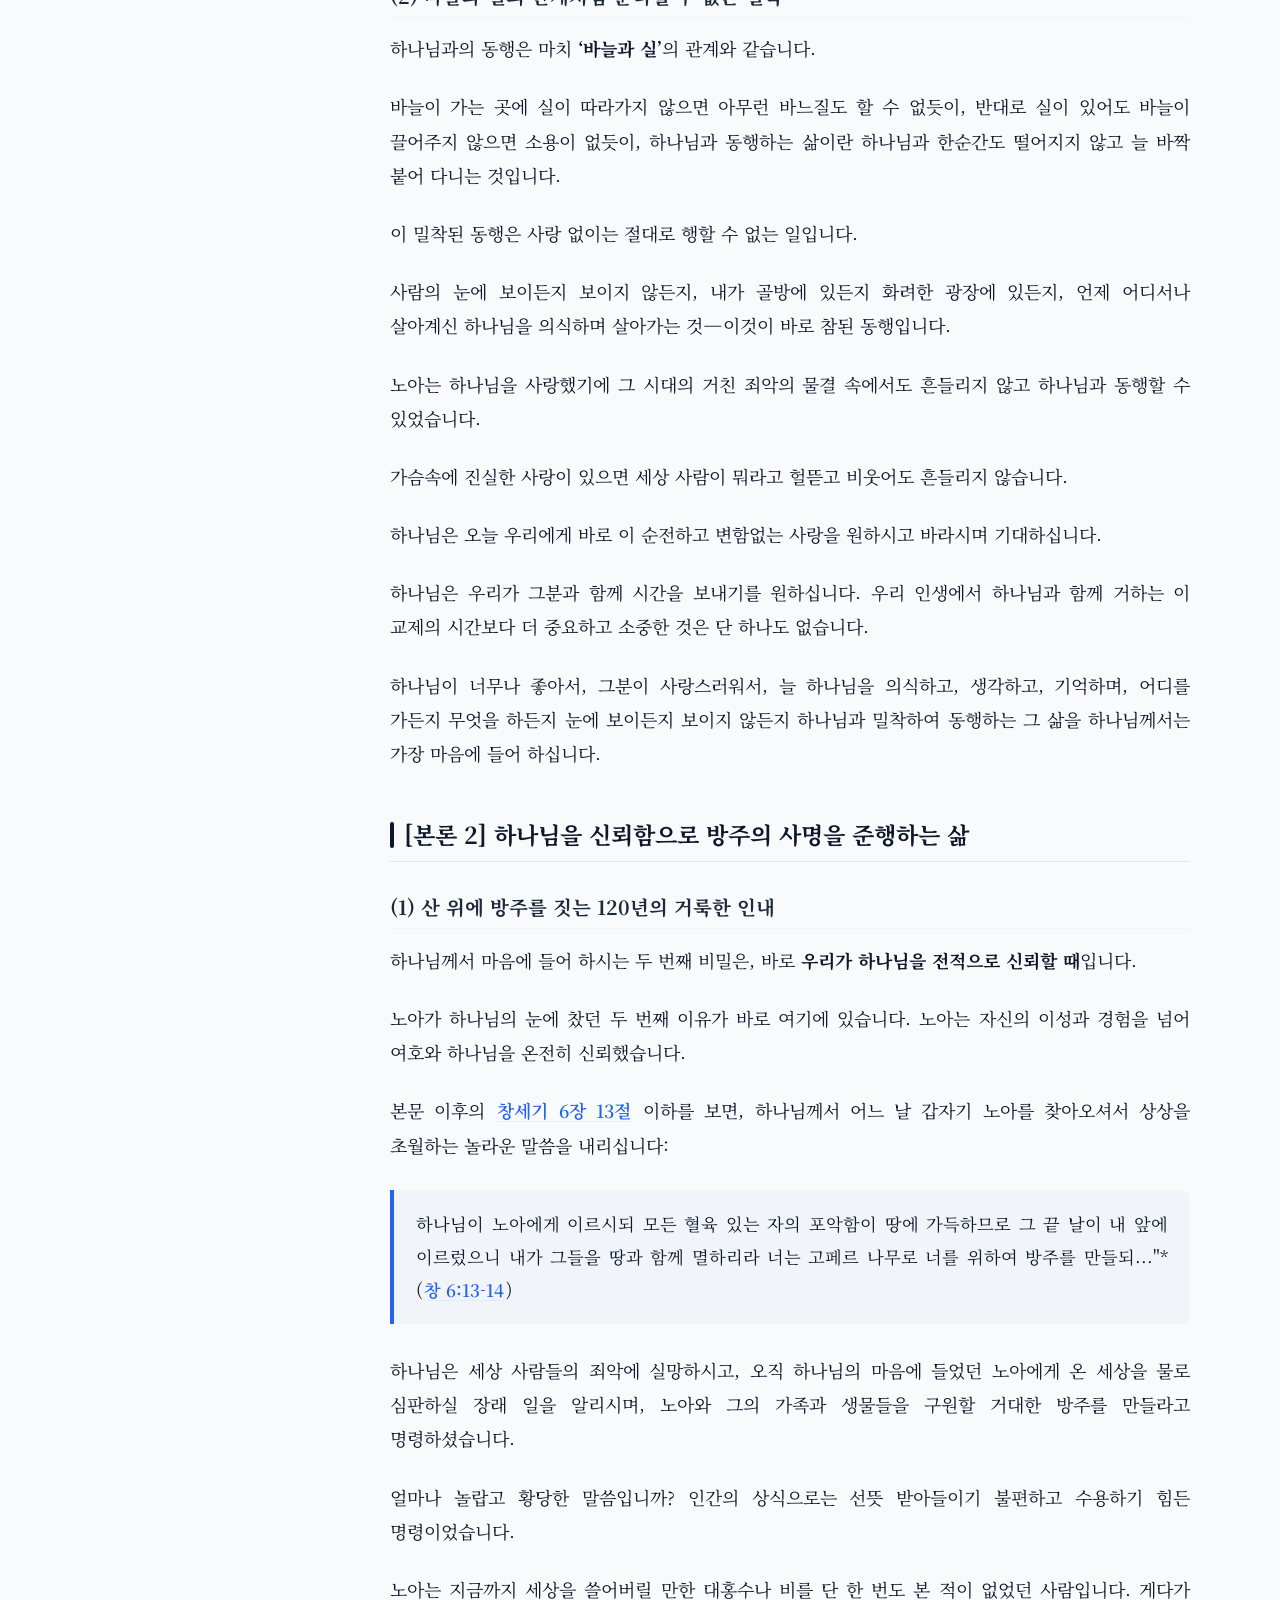
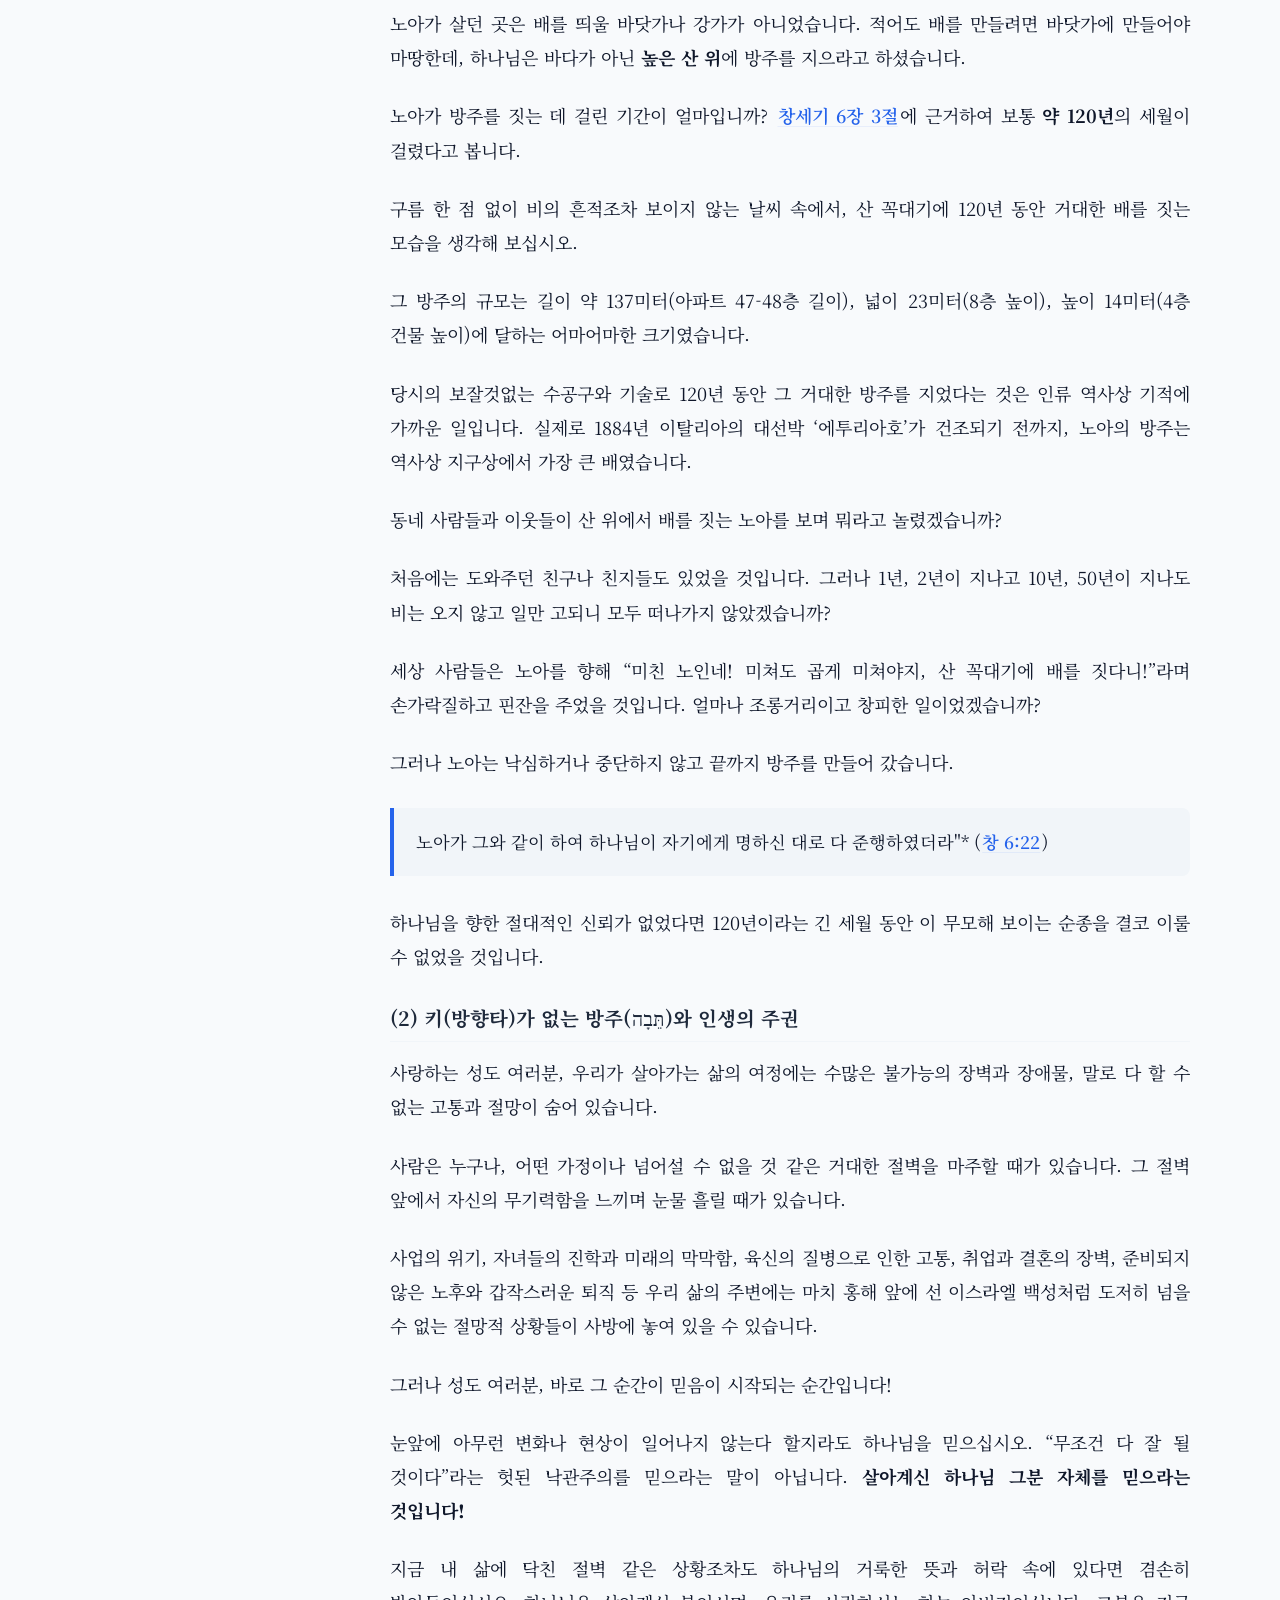
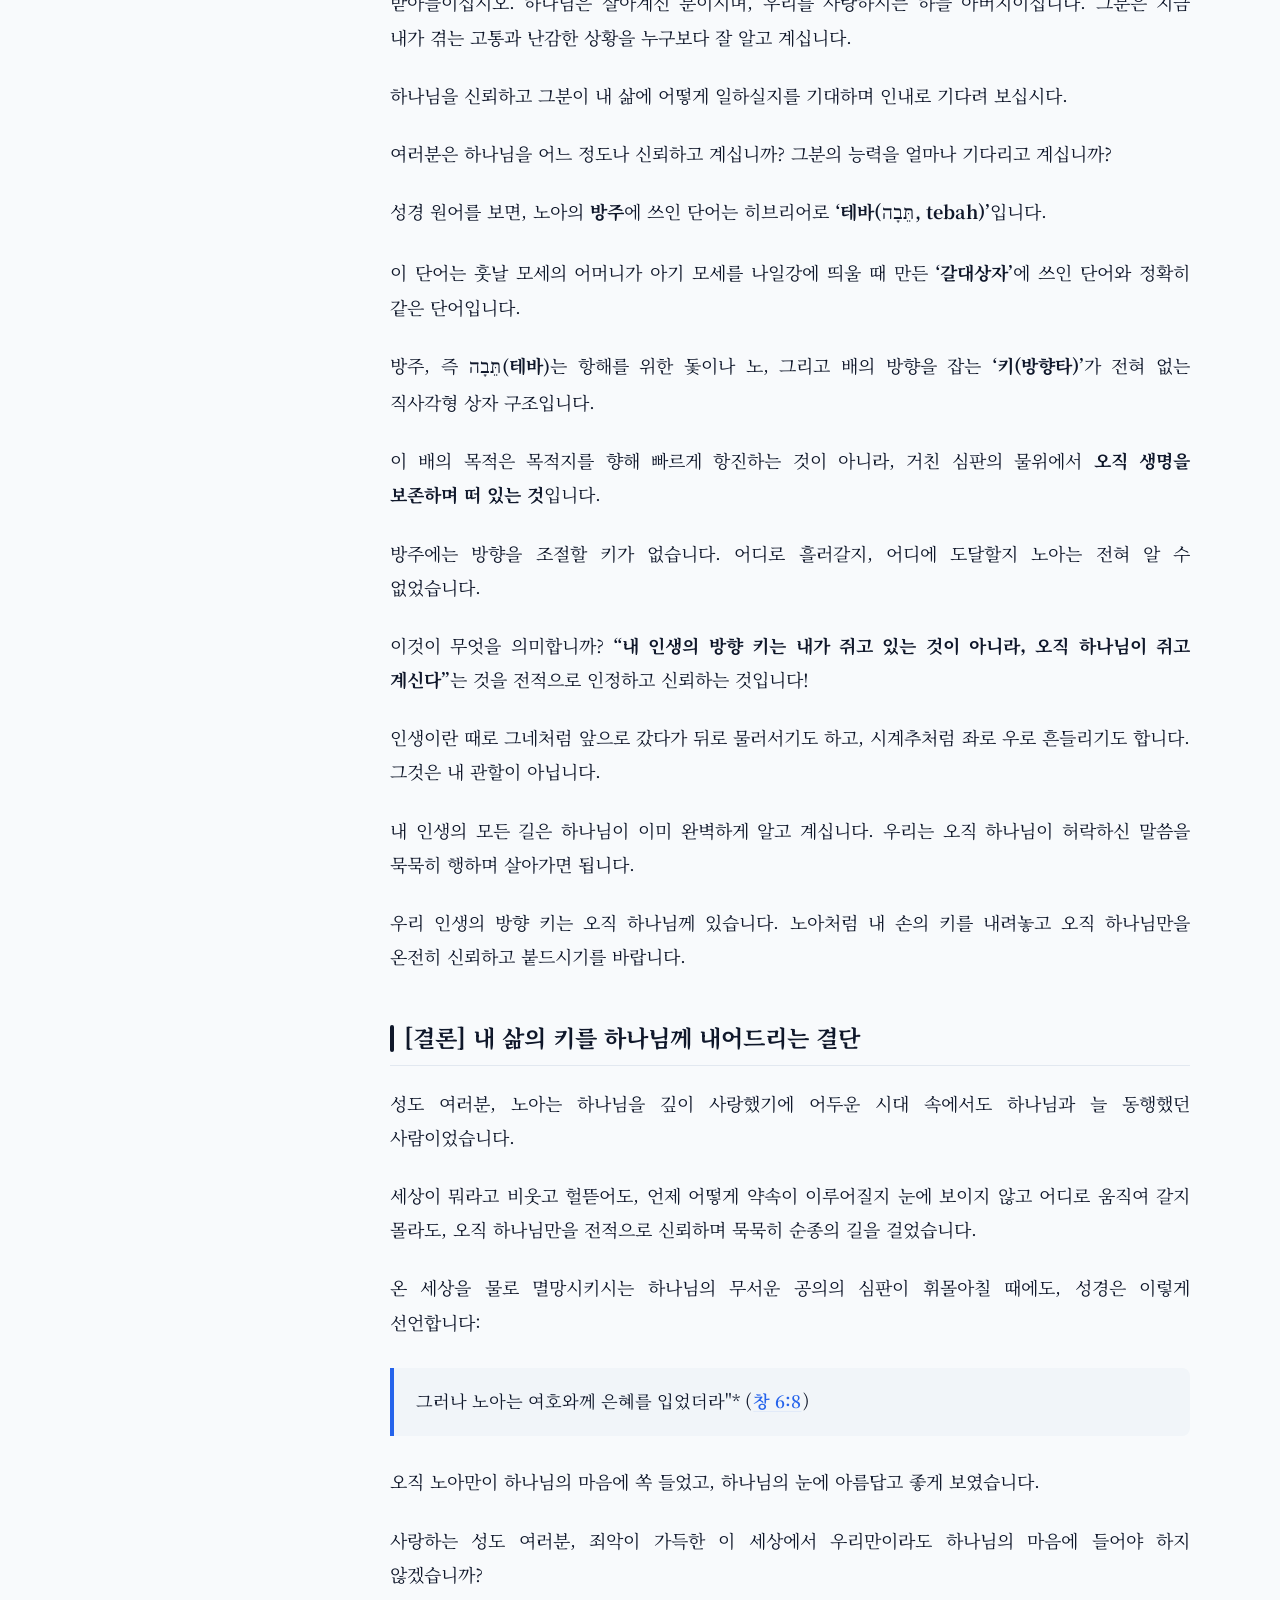
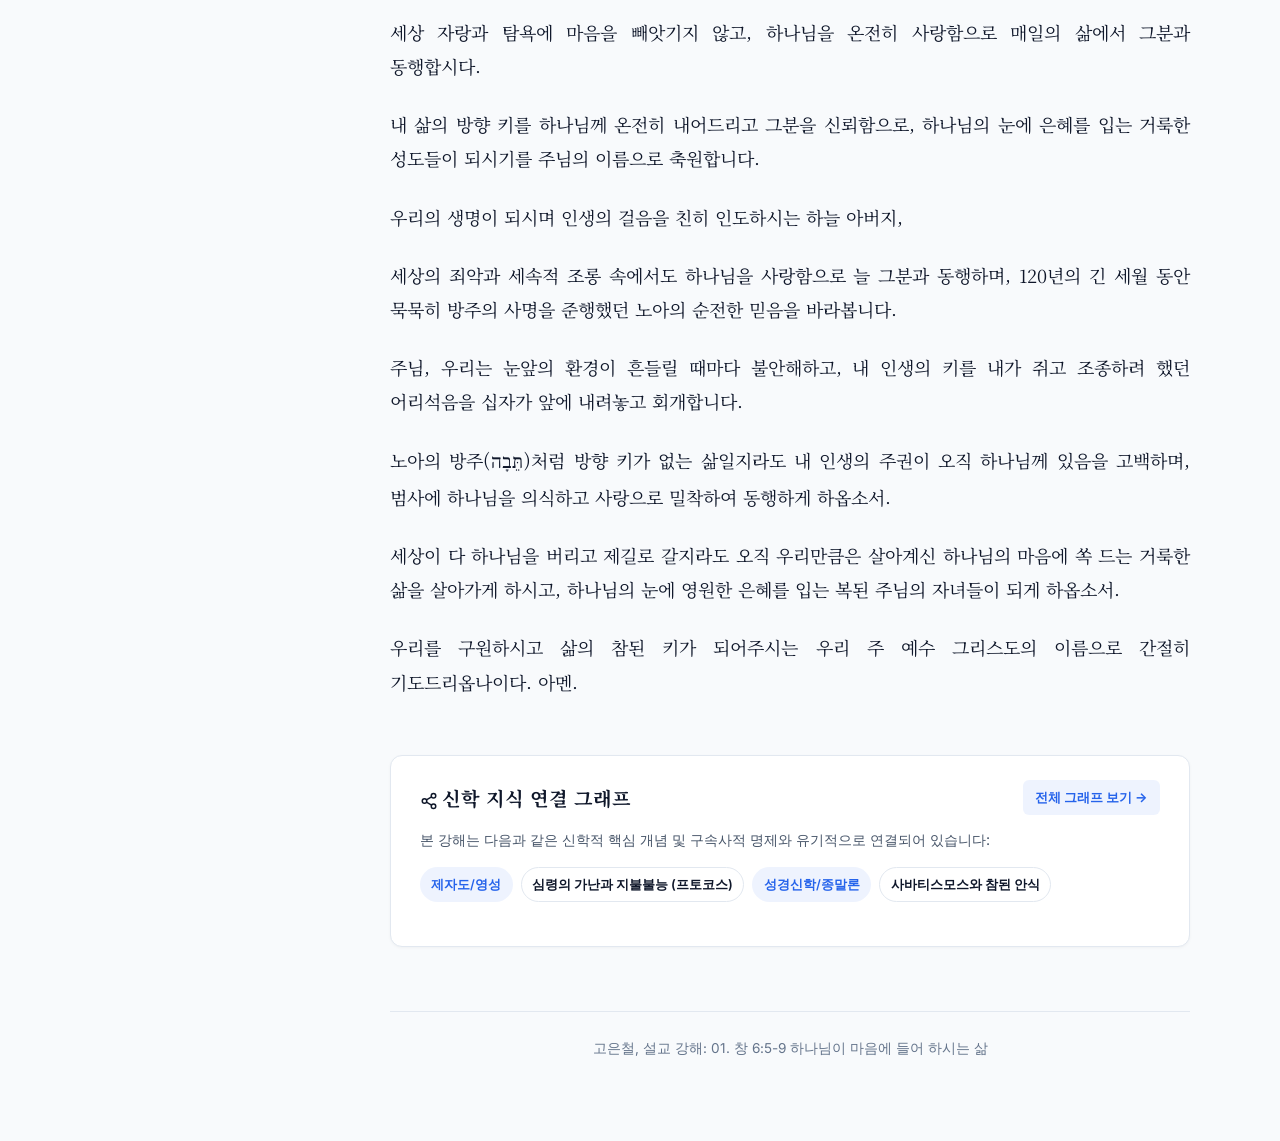
<file: site/genesis/s01-gen6-5-9.html>
<!DOCTYPE html>
<html lang="ko" class="light">
<head>
<meta charset="UTF-8">
<meta name="viewport" content="width=device-width, initial-scale=1.0">
<title>01. 창 6:5-9 하나님이 마음에 들어 하시는 삶 — 성경 강해 설교 웹북 (샘플)</title>
<link rel="stylesheet" href="../assets/style.css">
</head>
<body>
<header class="top-header">
  <div class="top-header-inner">
    <a class="top-brand" href="../index.html">
      <span class="brand-title">성경 강해 설교 웹북 (샘플)</span>
    </a>
    <nav class="top-nav">
      <a class="top-nav-item" href="../index.html">강해 목차</a>
      <a class="top-nav-item" href="../index.html#theology">주제별 신학</a>
      <a class="top-nav-item" href="../lectures.html">강의 자료</a>
      <a class="top-nav-item" href="../graph.html">실시간 지식 그래프</a>
      <div class="lang-toggle"><span class="lang-btn active">KR</span><a class="lang-btn" href="../en/genesis/s01-gen6-5-9.html">EN</a><button type="button" class="lang-btn" id="cnTranslateBtn" title="中文翻译">CN</button></div>
    </nav>
  </div>
</header>
<button id="navToggle" class="nav-toggle" aria-label="목차">목차</button>
<div id="backdrop" class="backdrop" hidden></div>
<div class="app">
<aside class="sidebar" id="sidebar">
  <div class="side-nav" style="padding-top: 1.25rem;">
    <div class="sidebar-action-btns">
      <a class="sidebar-nav-btn active" href="../index.html"><svg width="15" height="15" viewBox="0 0 24 24" fill="none" stroke="currentColor" stroke-width="2" style="vertical-align:middle; display:inline-block; flex-shrink:0;"><path d="M2 3h6a4 4 0 0 1 4 4v14a3 3 0 0 0-3-3H2z"></path><path d="M22 3h-6a4 4 0 0 0-4 4v14a3 3 0 0 1 3-3h7z"></path></svg><span>성경 강해 목차</span></a>
      <a class="sidebar-nav-btn" href="../index.html#theology"><svg width="15" height="15" viewBox="0 0 24 24" fill="none" stroke="currentColor" stroke-width="2" style="vertical-align:middle; display:inline-block; flex-shrink:0;"><path d="M12 2L2 7l10 5 10-5-10-5z"></path><path d="M2 17l10 5 10-5"></path><path d="M2 12l10 5 10-5"></path></svg><span>주제별 신학 강의</span></a>
      <a class="sidebar-nav-btn" href="../lectures.html"><svg width="15" height="15" viewBox="0 0 24 24" fill="none" stroke="currentColor" stroke-width="2" style="vertical-align:middle; display:inline-block; flex-shrink:0;"><path d="M4 19.5A2.5 2.5 0 0 1 6.5 17H20"></path><path d="M6.5 2H20v20H6.5A2.5 2.5 0 0 1 4 19.5v-15A2.5 2.5 0 0 1 6.5 2z"></path></svg><span>강의 자료실</span></a>
      <a class="sidebar-nav-btn" href="../graph.html"><svg width="15" height="15" viewBox="0 0 24 24" fill="none" stroke="currentColor" stroke-width="2" style="vertical-align:middle; display:inline-block; flex-shrink:0;"><circle cx="18" cy="5" r="3"></circle><circle cx="6" cy="12" r="3"></circle><circle cx="18" cy="19" r="3"></circle><line x1="8.59" y1="13.51" x2="15.42" y2="17.49"></line><line x1="15.41" y1="6.51" x2="8.59" y2="10.49"></line></svg><span>실시간 지식 그래프</span></a>
    </div>
    <div class="nav-group-title">세부 강해 목록</div>
    <div class="nav-category-header">
      <span class="cat-title">구약</span>
      <span class="cat-count">1개 강해</span>
    </div>
    <div class="nav-chapter-group open">
      <button class="nav-chapter-header" aria-expanded="true">
        <span class="ch-title">창세기</span>
        <span class="ch-count">1개 강해</span>
        <span class="ch-arrow">▼</span>
      </button>
      <div class="nav-chapter-list">
        <a class="nav-item active" href="../genesis/s01-gen6-5-9.html">
          <span>01. 창 6:5-9 하나님이 마음에 들어 하시는 삶</span>
        </a>
      </div>
    </div>
    <div class="nav-category-header">
      <span class="cat-title">신약</span>
      <span class="cat-count">1개 강해</span>
    </div>
    <div class="nav-chapter-group">
      <button class="nav-chapter-header" aria-expanded="false">
        <span class="ch-title">마태복음</span>
        <span class="ch-count">1개 강해</span>
        <span class="ch-arrow">▼</span>
      </button>
      <div class="nav-chapter-list">
        <a class="nav-item" href="../matthew/s01-mat5-3.html">
          <span>01. 마 5:3 심령이 가난한 자의 복 — 지금 천국을 소유하는 삶</span>
        </a>
      </div>
    </div>
  </div>
</aside>
<div class="main-col">
<div class="wrap">
  <header class="masthead">
    <nav class="breadcrumb"><span>구약 · 창세기</span><span class="sep">/</span><span>창세기</span></nav>
    <div class="bk">성경 강해 설교 웹북 (샘플)</div>
    <h1>01. 창 6:5-9 하나님이 마음에 들어 하시는 삶</h1>
  </header>

  <main class="commentary" data-citation="고은철, 설교 강해: 01. 창 6:5-9 하나님이 마음에 들어 하시는 삶">
<div class="scripture-box">
  <div class="sb-header">
    <span class="sb-title">성경 본문</span>
    <span class="sb-ref">창세기 6장 5절 ~ 9절 (개역개정)</span>
  </div>
  <div class="sb-body">
    <p class="sb-verse"><sup class="v-num">5</sup> 여호와께서 사람의 죄악이 세상에 가득함과 그의 마음으로 생각하는 모든 계획이 항상 악할 뿐임을 보시고</p>
    <p class="sb-verse"><sup class="v-num">6</sup> 땅 위에 사람 지으셨음을 한탄하사 마음에 근심하시고</p>
    <p class="sb-verse"><sup class="v-num">7</sup> 이르시되 내가 창조한 사람을 내가 지면에서 쓸어버리되 사람으로부터 가축과 기는 것과 공중의 새까지 그리하리니 이는 내가 그것들을 지었음을 한탄함이니라 하시니라</p>
    <p class="sb-verse"><sup class="v-num">8</sup> 그러나 노아는 여호와께 은혜를 입었더라</p>
    <p class="sb-verse"><sup class="v-num">9</sup> 이것이 노아의 족보니라 노아는 의인이요 당대에 완전한 자라 그는 하나님과 동행하였으며</p>
  </div>
</div>
<ul>
<li><strong>본문:</strong> 창세기 6장 5-9절</li>
<li><strong>제목:</strong> 하나님이 마음에 들어 하시는 삶</li>
</ul>
<h2>[서론] 여호와의 눈에 들어간 은혜의 사람 (<span class="ref has-rv" data-ref="창세기 6:5-9" data-rv="[{&quot;v&quot;: 5, &quot;r&quot;: &quot;창세 6:5&quot;, &quot;t&quot;: &quot;여호와께서 사람의 죄악이 세상에 가득함과 그의 마음으로 생각하는 모든 계획이 항상 악할 뿐임을 보시고&quot;}, {&quot;v&quot;: 6, &quot;r&quot;: &quot;창세 6:6&quot;, &quot;t&quot;: &quot;땅 위에 사람 지으셨음을 한탄하사 마음에 근심하시고&quot;}, {&quot;v&quot;: 7, &quot;r&quot;: &quot;창세 6:7&quot;, &quot;t&quot;: &quot;이르시되 내가 창조한 사람을 내가 지면에서 쓸어버리되 사람으로부터 가축과 기는 것과 공중의 새까지 그리하리니 이는 내가 그것들을 지었음을 한탄함이니라 하시니라&quot;}, {&quot;v&quot;: 8, &quot;r&quot;: &quot;창세 6:8&quot;, &quot;t&quot;: &quot;그러나 노아는 여호와께 은혜를 입었더라&quot;}, {&quot;v&quot;: 9, &quot;r&quot;: &quot;창세 6:9&quot;, &quot;t&quot;: &quot;이것이 노아의 족보니라 노아는 의인이요 당대에 완전한 자라 그는 하나님과 동행하였으며&quot;}]">창 6:5-9</span>)</h2>
<p>사랑하는 성도 여러분, ‘하나님이 마음에 들어 하시는 삶’이라는 설교 제목을 정하고 제 마음에는 깊은 거룩한 부담감이 밀려왔습니다.</p>
<p>도대체 죄악 된 인간이 어떻게 살아야 온 우주의 창조주이신 하나님께서 마음에 들어 하실 만한 일을 할 수 있겠습니까?</p>
<p>오늘 본문 5절의 말씀은 그 당시 인간의 절망적인 영적 실상을 여과 없이 보여줍니다:</p>
<blockquote><p>여호와께서 사람의 죄악이 세상에 가득함과 그의 마음으로 생각하는 모든 계획이 항상 악할 뿐임을 보시고"* (<span class="ref has-rv" data-ref="창세기 6:5" data-rv="[{&quot;v&quot;: 5, &quot;r&quot;: &quot;창세 6:5&quot;, &quot;t&quot;: &quot;여호와께서 사람의 죄악이 세상에 가득함과 그의 마음으로 생각하는 모든 계획이 항상 악할 뿐임을 보시고&quot;}]">창 6:5</span>)</p></blockquote>
<p>사도 바울도 로마서에서 <strong>“모든 사람이 죄를 범하였으매 하나님의 영광에 이르지 못하더니”</strong>(<span class="ref has-rv" data-ref="로마서 3:23" data-rv="[{&quot;v&quot;: 23, &quot;r&quot;: &quot;로마 3:23&quot;, &quot;t&quot;: &quot;모든 사람이 죄를 범하였으매 하나님의 영광에 이르지 못하더니&quot;}]">롬 3:23</span>)라고 선언했습니다. 인간이 스스로의 힘으로는 단 한 순간도 하나님을 기쁘시게 할 수 없는 영적 파산자이기에, 독생자 예수 그리스도께서 친히 인간의 몸을 입고 이 땅에 오신 것이 아닙니다.</p>
<p>이런 한계와 허물투성이인 인간이 과연 무엇을 할 수 있겠습니까? 무엇을 행하여 하나님의 마음에 들고, 그분의 눈에 좋게 보일 수 있단 말입니까?</p>
<p>그러나 바로 그 절망의 한복판에서 성경은 찬란히 빛나는 반전의 한 구절을 제시합니다:</p>
<blockquote><p>그러나 노아는 여호와께 은혜를 입었더라"* (<span class="ref has-rv" data-ref="창세기 6:8" data-rv="[{&quot;v&quot;: 8, &quot;r&quot;: &quot;창세 6:8&quot;, &quot;t&quot;: &quot;그러나 노아는 여호와께 은혜를 입었더라&quot;}]">창 6:8</span>)</p></blockquote>
<p>여기서 <strong>“은혜를 입었더라”</strong>는 구절을 공동번역 성경에서는 <strong>“그러나 노아만이 하나님의 마음에 들었다”</strong>라고 번역했고, 여러 영문 번역 성경(KJV, NIV 등)은 <strong>“노아는 여호와의 눈에서 은혜를 발견했다(found favor in the eyes of the LORD)”</strong>, 즉 <strong>“여호와의 눈에 좋게 보였다”</strong>라고 번역하고 있습니다.</p>
<p>성도 여러분, 이왕 예수 그리스도를 믿고 구원받아 살아가는 인생이라면, 우리 역시 하나님의 마음에 쏙 드는 삶을 살아내야 하지 않겠습니까?</p>
<p>언젠가 육신의 호흡이 마치고 하나님 앞에 서게 될 텐데, 세상의 눈이 아니라 살아계신 하나님의 눈에 들게 살다가 가야 하지 않겠습니까?</p>
<p>과연 우리는 무엇을 해야 하나님께서 마음에 들어 하실까?</p>
<p>도대체 노아는 그 암울한 시대에 어떻게 살았길래 하나님의 눈에 찼던 것일까?</p>
<p>오늘 노아의 삶을 성경을 통해 깊이 파헤쳐 봄으로써, 하나님이 마음에 들어 하시는 삶의 영적 비밀을 함께 발견하기를 원합니다.</p>
<h2>[본론 1] 하나님을 사랑함으로 그분과 동행하는 삶</h2>
<h3>(1) 동행의 본질: 어디서나 하나님을 의식함</h3>
<p>하나님께서 마음에 들어 하시는 삶의 첫 번째 비밀은, 바로 <strong>우리가 세상 그 어떤 것보다 하나님을 가장 사랑하는 것</strong>입니다.</p>
<p>노아는 세상의 그 무엇보다, 세상 그 누구보다 하나님을 전심으로 사랑했습니다. 세상의 수많은 사람들이 하나님을 버리고 자기 욕망을 좇아가며 하나님을 사랑하지 않을 때에도, 노아는 오직 여호와 하나님 한 분만을 사랑했습니다.</p>
<p>본문 9절은 노아의 삶을 이렇게 증언합니다:</p>
<blockquote><p>이것이 노아의 족보니라 노아는 의인이요 당대에 완전한 자라 그는 하나님과 동행하였으며"* (<span class="ref has-rv" data-ref="창세기 6:9" data-rv="[{&quot;v&quot;: 9, &quot;r&quot;: &quot;창세 6:9&quot;, &quot;t&quot;: &quot;이것이 노아의 족보니라 노아는 의인이요 당대에 완전한 자라 그는 하나님과 동행하였으며&quot;}]">창 6:9</span>)</p></blockquote>
<p>성경은 노아가 <strong>‘하나님과 동행(<span class="hebrew">הָלַךְ</span>, halak)’</strong>했다고 기록합니다.</p>
<p>하나님께서 오늘 우리에게 가장 원하시고 바라시는 삶이 바로 이 <strong>‘동행하는 삶’</strong>입니다.</p>
<p>그런데 여러분, 하나님과의 동행은 <strong>하나님을 향한 뜨거운 사랑</strong>이 전제되지 않으면 절대로 불가능합니다.</p>
<p>왜 그렇습니까? 하나님과 동행한다는 것은 <strong>‘삶의 모든 순간에 하나님을 항상 의식하며 살아가는 것’</strong>을 의미하기 때문입니다.</p>
<p>어디를 가든지, 무슨 일을 하든지—학생이 학교에서 공부를 하든지, 주부가 시장에서 장을 보거나 쇼핑을 하든지, 직장인이 회사에서 업무를 처리하든지—삶의 전 영역에서 순간마다 하나님을 의식하는 것입니다.</p>
<p>가슴속에 그분을 향한 사랑이 없는데 늘 상대를 의식할 수 있겠습니까? 그것은 전적으로 불가능합니다.</p>
<h3>(2) 바늘과 실의 관계처럼 분리될 수 없는 밀착</h3>
<p>하나님과의 동행은 마치 <strong>‘바늘과 실’</strong>의 관계와 같습니다.</p>
<p>바늘이 가는 곳에 실이 따라가지 않으면 아무런 바느질도 할 수 없듯이, 반대로 실이 있어도 바늘이 끌어주지 않으면 소용이 없듯이, 하나님과 동행하는 삶이란 하나님과 한순간도 떨어지지 않고 늘 바짝 붙어 다니는 것입니다.</p>
<p>이 밀착된 동행은 사랑 없이는 절대로 행할 수 없는 일입니다.</p>
<p>사람의 눈에 보이든지 보이지 않든지, 내가 골방에 있든지 화려한 광장에 있든지, 언제 어디서나 살아계신 하나님을 의식하며 살아가는 것—이것이 바로 참된 동행입니다.</p>
<p>노아는 하나님을 사랑했기에 그 시대의 거친 죄악의 물결 속에서도 흔들리지 않고 하나님과 동행할 수 있었습니다.</p>
<p>가슴속에 진실한 사랑이 있으면 세상 사람이 뭐라고 헐뜯고 비웃어도 흔들리지 않습니다.</p>
<p>하나님은 오늘 우리에게 바로 이 순전하고 변함없는 사랑을 원하시고 바라시며 기대하십니다.</p>
<p>하나님은 우리가 그분과 함께 시간을 보내기를 원하십니다. 우리 인생에서 하나님과 함께 거하는 이 교제의 시간보다 더 중요하고 소중한 것은 단 하나도 없습니다.</p>
<p>하나님이 너무나 좋아서, 그분이 사랑스러워서, 늘 하나님을 의식하고, 생각하고, 기억하며, 어디를 가든지 무엇을 하든지 눈에 보이든지 보이지 않든지 하나님과 밀착하여 동행하는 그 삶을 하나님께서는 가장 마음에 들어 하십니다.</p>
<h2>[본론 2] 하나님을 신뢰함으로 방주의 사명을 준행하는 삶</h2>
<h3>(1) 산 위에 방주를 짓는 120년의 거룩한 인내</h3>
<p>하나님께서 마음에 들어 하시는 두 번째 비밀은, 바로 <strong>우리가 하나님을 전적으로 신뢰할 때</strong>입니다.</p>
<p>노아가 하나님의 눈에 찼던 두 번째 이유가 바로 여기에 있습니다. 노아는 자신의 이성과 경험을 넘어 여호와 하나님을 온전히 신뢰했습니다.</p>
<p>본문 이후의 <span class="ref has-rv" data-ref="창세기 6:13" data-rv="[{&quot;v&quot;: 13, &quot;r&quot;: &quot;창세 6:13&quot;, &quot;t&quot;: &quot;하나님이 노아에게 이르시되 모든 혈육 있는 자의 포악함이 땅에 가득하므로 그 끝 날이 내 앞에 이르렀으니 내가 그들을 땅과 함께 멸하리라&quot;}]">창세기 6장 13절</span> 이하를 보면, 하나님께서 어느 날 갑자기 노아를 찾아오셔서 상상을 초월하는 놀라운 말씀을 내리십니다:</p>
<blockquote><p>하나님이 노아에게 이르시되 모든 혈육 있는 자의 포악함이 땅에 가득하므로 그 끝 날이 내 앞에 이르렀으니 내가 그들을 땅과 함께 멸하리라 너는 고페르 나무로 너를 위하여 방주를 만들되..."* (<span class="ref has-rv" data-ref="창세기 6:13-14" data-rv="[{&quot;v&quot;: 13, &quot;r&quot;: &quot;창세 6:13&quot;, &quot;t&quot;: &quot;하나님이 노아에게 이르시되 모든 혈육 있는 자의 포악함이 땅에 가득하므로 그 끝 날이 내 앞에 이르렀으니 내가 그들을 땅과 함께 멸하리라&quot;}, {&quot;v&quot;: 14, &quot;r&quot;: &quot;창세 6:14&quot;, &quot;t&quot;: &quot;너는 고페르 나무로 너를 위하여 방주를 만들되 그 안에 칸들을 막고 역청을 그 안팎에 칠하라&quot;}]">창 6:13-14</span>)</p></blockquote>
<p>하나님은 세상 사람들의 죄악에 실망하시고, 오직 하나님의 마음에 들었던 노아에게 온 세상을 물로 심판하실 장래 일을 알리시며, 노아와 그의 가족과 생물들을 구원할 거대한 방주를 만들라고 명령하셨습니다.</p>
<p>얼마나 놀랍고 황당한 말씀입니까? 인간의 상식으로는 선뜻 받아들이기 불편하고 수용하기 힘든 명령이었습니다.</p>
<p>노아는 지금까지 세상을 쓸어버릴 만한 대홍수나 비를 단 한 번도 본 적이 없었던 사람입니다. 게다가 노아가 살던 곳은 배를 띄울 바닷가나 강가가 아니었습니다. 적어도 배를 만들려면 바닷가에 만들어야 마땅한데, 하나님은 바다가 아닌 <strong>높은 산 위</strong>에 방주를 지으라고 하셨습니다.</p>
<p>노아가 방주를 짓는 데 걸린 기간이 얼마입니까? <span class="ref has-rv" data-ref="창세기 6:3" data-rv="[{&quot;v&quot;: 3, &quot;r&quot;: &quot;창세 6:3&quot;, &quot;t&quot;: &quot;여호와께서 이르시되 나의 영이 영원히 사람과 함께 하지 아니하리니 이는 그들이 육신이 됨이라 그러나 그들의 날은 백이십 년이 되리라 하시니라&quot;}]">창세기 6장 3절</span>에 근거하여 보통 <strong>약 120년</strong>의 세월이 걸렸다고 봅니다.</p>
<p>구름 한 점 없이 비의 흔적조차 보이지 않는 날씨 속에서, 산 꼭대기에 120년 동안 거대한 배를 짓는 모습을 생각해 보십시오.</p>
<p>그 방주의 규모는 길이 약 137미터(아파트 47-48층 길이), 넓이 23미터(8층 높이), 높이 14미터(4층 건물 높이)에 달하는 어마어마한 크기였습니다.</p>
<p>당시의 보잘것없는 수공구와 기술로 120년 동안 그 거대한 방주를 지었다는 것은 인류 역사상 기적에 가까운 일입니다. 실제로 1884년 이탈리아의 대선박 ‘에투리아호’가 건조되기 전까지, 노아의 방주는 역사상 지구상에서 가장 큰 배였습니다.</p>
<p>동네 사람들과 이웃들이 산 위에서 배를 짓는 노아를 보며 뭐라고 놀렸겠습니까?</p>
<p>처음에는 도와주던 친구나 친지들도 있었을 것입니다. 그러나 1년, 2년이 지나고 10년, 50년이 지나도 비는 오지 않고 일만 고되니 모두 떠나가지 않았겠습니까?</p>
<p>세상 사람들은 노아를 향해 “미친 노인네! 미쳐도 곱게 미쳐야지, 산 꼭대기에 배를 짓다니!”라며 손가락질하고 핀잔을 주었을 것입니다. 얼마나 조롱거리이고 창피한 일이었겠습니까?</p>
<p>그러나 노아는 낙심하거나 중단하지 않고 끝까지 방주를 만들어 갔습니다.</p>
<blockquote><p>노아가 그와 같이 하여 하나님이 자기에게 명하신 대로 다 준행하였더라"* (<span class="ref has-rv" data-ref="창세기 6:22" data-rv="[{&quot;v&quot;: 22, &quot;r&quot;: &quot;창세 6:22&quot;, &quot;t&quot;: &quot;노아가 그와 같이 하여 하나님이 자기에게 명하신 대로 다 준행하였더라&quot;}]">창 6:22</span>)</p></blockquote>
<p>하나님을 향한 절대적인 신뢰가 없었다면 120년이라는 긴 세월 동안 이 무모해 보이는 순종을 결코 이룰 수 없었을 것입니다.</p>
<h3>(2) 키(방향타)가 없는 방주(<span class="hebrew">תֵּבָה</span>)와 인생의 주권</h3>
<p>사랑하는 성도 여러분, 우리가 살아가는 삶의 여정에는 수많은 불가능의 장벽과 장애물, 말로 다 할 수 없는 고통과 절망이 숨어 있습니다.</p>
<p>사람은 누구나, 어떤 가정이나 넘어설 수 없을 것 같은 거대한 절벽을 마주할 때가 있습니다. 그 절벽 앞에서 자신의 무기력함을 느끼며 눈물 흘릴 때가 있습니다.</p>
<p>사업의 위기, 자녀들의 진학과 미래의 막막함, 육신의 질병으로 인한 고통, 취업과 결혼의 장벽, 준비되지 않은 노후와 갑작스러운 퇴직 등 우리 삶의 주변에는 마치 홍해 앞에 선 이스라엘 백성처럼 도저히 넘을 수 없는 절망적 상황들이 사방에 놓여 있을 수 있습니다.</p>
<p>그러나 성도 여러분, 바로 그 순간이 믿음이 시작되는 순간입니다!</p>
<p>눈앞에 아무런 변화나 현상이 일어나지 않는다 할지라도 하나님을 믿으십시오. “무조건 다 잘 될 것이다”라는 헛된 낙관주의를 믿으라는 말이 아닙니다. <strong>살아계신 하나님 그분 자체를 믿으라는 것입니다!</strong></p>
<p>지금 내 삶에 닥친 절벽 같은 상황조차도 하나님의 거룩한 뜻과 허락 속에 있다면 겸손히 받아들이십시오. 하나님은 살아계신 분이시며, 우리를 사랑하시는 하늘 아버지이십니다. 그분은 지금 내가 겪는 고통과 난감한 상황을 누구보다 잘 알고 계십니다.</p>
<p>하나님을 신뢰하고 그분이 내 삶에 어떻게 일하실지를 기대하며 인내로 기다려 보십시다.</p>
<p>여러분은 하나님을 어느 정도나 신뢰하고 계십니까? 그분의 능력을 얼마나 기다리고 계십니까?</p>
<p>성경 원어를 보면, 노아의 <strong>방주</strong>에 쓰인 단어는 히브리어로 <strong>‘테바(<span class="hebrew">תֵּבָה</span>, tebah)’</strong>입니다.</p>
<p>이 단어는 훗날 모세의 어머니가 아기 모세를 나일강에 띄울 때 만든 <strong>‘갈대상자’</strong>에 쓰인 단어와 정확히 같은 단어입니다.</p>
<p>방주, 즉 <strong><span class="hebrew">תֵּבָה</span>(테바)</strong>는 항해를 위한 돛이나 노, 그리고 배의 방향을 잡는 <strong>‘키(방향타)’</strong>가 전혀 없는 직사각형 상자 구조입니다.</p>
<p>이 배의 목적은 목적지를 향해 빠르게 항진하는 것이 아니라, 거친 심판의 물위에서 <strong>오직 생명을 보존하며 떠 있는 것</strong>입니다.</p>
<p>방주에는 방향을 조절할 키가 없습니다. 어디로 흘러갈지, 어디에 도달할지 노아는 전혀 알 수 없었습니다.</p>
<p>이것이 무엇을 의미합니까? <strong>“내 인생의 방향 키는 내가 쥐고 있는 것이 아니라, 오직 하나님이 쥐고 계신다”</strong>는 것을 전적으로 인정하고 신뢰하는 것입니다!</p>
<p>인생이란 때로 그네처럼 앞으로 갔다가 뒤로 물러서기도 하고, 시계추처럼 좌로 우로 흔들리기도 합니다. 그것은 내 관할이 아닙니다.</p>
<p>내 인생의 모든 길은 하나님이 이미 완벽하게 알고 계십니다. 우리는 오직 하나님이 허락하신 말씀을 묵묵히 행하며 살아가면 됩니다.</p>
<p>우리 인생의 방향 키는 오직 하나님께 있습니다. 노아처럼 내 손의 키를 내려놓고 오직 하나님만을 온전히 신뢰하고 붙드시기를 바랍니다.</p>
<h2>[결론] 내 삶의 키를 하나님께 내어드리는 결단</h2>
<p>성도 여러분, 노아는 하나님을 깊이 사랑했기에 어두운 시대 속에서도 하나님과 늘 동행했던 사람이었습니다.</p>
<p>세상이 뭐라고 비웃고 헐뜯어도, 언제 어떻게 약속이 이루어질지 눈에 보이지 않고 어디로 움직여 갈지 몰라도, 오직 하나님만을 전적으로 신뢰하며 묵묵히 순종의 길을 걸었습니다.</p>
<p>온 세상을 물로 멸망시키시는 하나님의 무서운 공의의 심판이 휘몰아칠 때에도, 성경은 이렇게 선언합니다:</p>
<blockquote><p>그러나 노아는 여호와께 은혜를 입었더라"* (<span class="ref has-rv" data-ref="창세기 6:8" data-rv="[{&quot;v&quot;: 8, &quot;r&quot;: &quot;창세 6:8&quot;, &quot;t&quot;: &quot;그러나 노아는 여호와께 은혜를 입었더라&quot;}]">창 6:8</span>)</p></blockquote>
<p>오직 노아만이 하나님의 마음에 쏙 들었고, 하나님의 눈에 아름답고 좋게 보였습니다.</p>
<p>사랑하는 성도 여러분, 죄악이 가득한 이 세상에서 우리만이라도 하나님의 마음에 들어야 하지 않겠습니까?</p>
<p>세상 자랑과 탐욕에 마음을 빼앗기지 않고, 하나님을 온전히 사랑함으로 매일의 삶에서 그분과 동행합시다.</p>
<p>내 삶의 방향 키를 하나님께 온전히 내어드리고 그분을 신뢰함으로, 하나님의 눈에 은혜를 입는 거룩한 성도들이 되시기를 주님의 이름으로 축원합니다.</p>
<p>우리의 생명이 되시며 인생의 걸음을 친히 인도하시는 하늘 아버지,</p>
<p>세상의 죄악과 세속적 조롱 속에서도 하나님을 사랑함으로 늘 그분과 동행하며, 120년의 긴 세월 동안 묵묵히 방주의 사명을 준행했던 노아의 순전한 믿음을 바라봅니다.</p>
<p>주님, 우리는 눈앞의 환경이 흔들릴 때마다 불안해하고, 내 인생의 키를 내가 쥐고 조종하려 했던 어리석음을 십자가 앞에 내려놓고 회개합니다.</p>
<p>노아의 방주(<span class="hebrew">תֵּבָה</span>)처럼 방향 키가 없는 삶일지라도 내 인생의 주권이 오직 하나님께 있음을 고백하며, 범사에 하나님을 의식하고 사랑으로 밀착하여 동행하게 하옵소서.</p>
<p>세상이 다 하나님을 버리고 제길로 갈지라도 오직 우리만큼은 살아계신 하나님의 마음에 쏙 드는 거룩한 삶을 살아가게 하시고, 하나님의 눈에 영원한 은혜를 입는 복된 주님의 자녀들이 되게 하옵소서.</p>
<p>우리를 구원하시고 삶의 참된 키가 되어주시는 우리 주 예수 그리스도의 이름으로 간절히 기도드리옵나이다. 아멘.</p>

    <div class="theology-graph-card">
      <div class="tg-header">
        <div class="tg-title-wrap">
          <span class="tg-title"><svg width="18" height="18" viewBox="0 0 24 24" fill="none" stroke="currentColor" stroke-width="2" style="vertical-align:middle; display:inline-block; margin-right:4px;"><circle cx="18" cy="5" r="3"></circle><circle cx="6" cy="12" r="3"></circle><circle cx="18" cy="19" r="3"></circle><line x1="8.59" y1="13.51" x2="15.42" y2="17.49"></line><line x1="15.41" y1="6.51" x2="8.59" y2="10.49"></line></svg>신학 지식 연결 그래프</span>
        </div>
        <a href="../graph.html" class="tg-link-btn">전체 그래프 보기 &rarr;</a>
      </div>
      <p class="tg-desc">본 강해는 다음과 같은 신학적 핵심 개념 및 구속사적 명제와 유기적으로 연결되어 있습니다:</p>
      <div class="tg-concepts">
        <span class="tg-badge cat">제자도/영성</span><span class="tg-badge">심령의 가난과 지불불능 (프토코스)</span><span class="tg-badge cat">성경신학/종말론</span><span class="tg-badge">사바티스모스와 참된 안식</span>
      </div>
      
    </div>
    
  </main>

  <footer class="colophon">
    <p class="cite">고은철, 설교 강해: 01. 창 6:5-9 하나님이 마음에 들어 하시는 삶</p>
  </footer>
</div>
</div>
</div>
<div id="refpop" class="refpop" role="dialog" aria-label="개역개정 참조 본문" hidden></div>
<div id="toast" class="toast" hidden></div>
<script src="../assets/app.js"></script>
</body>
</html>
</file>
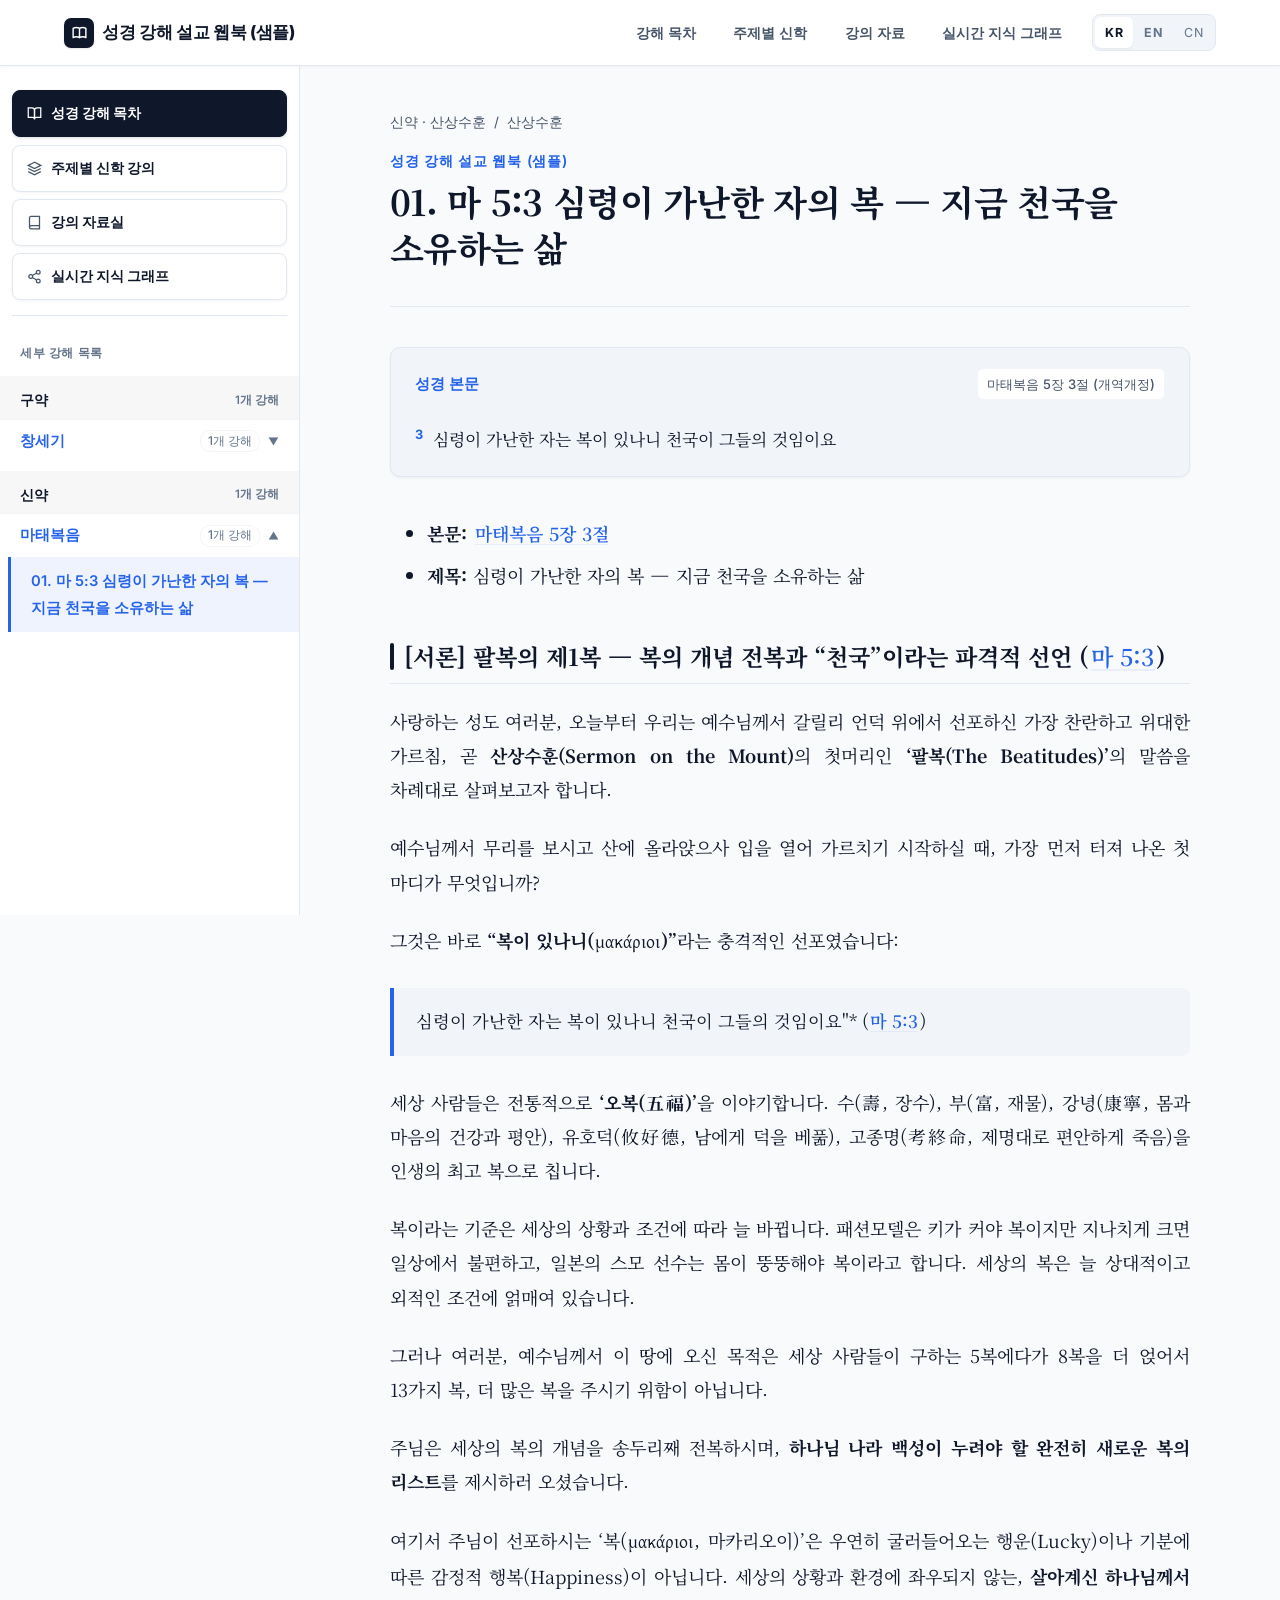
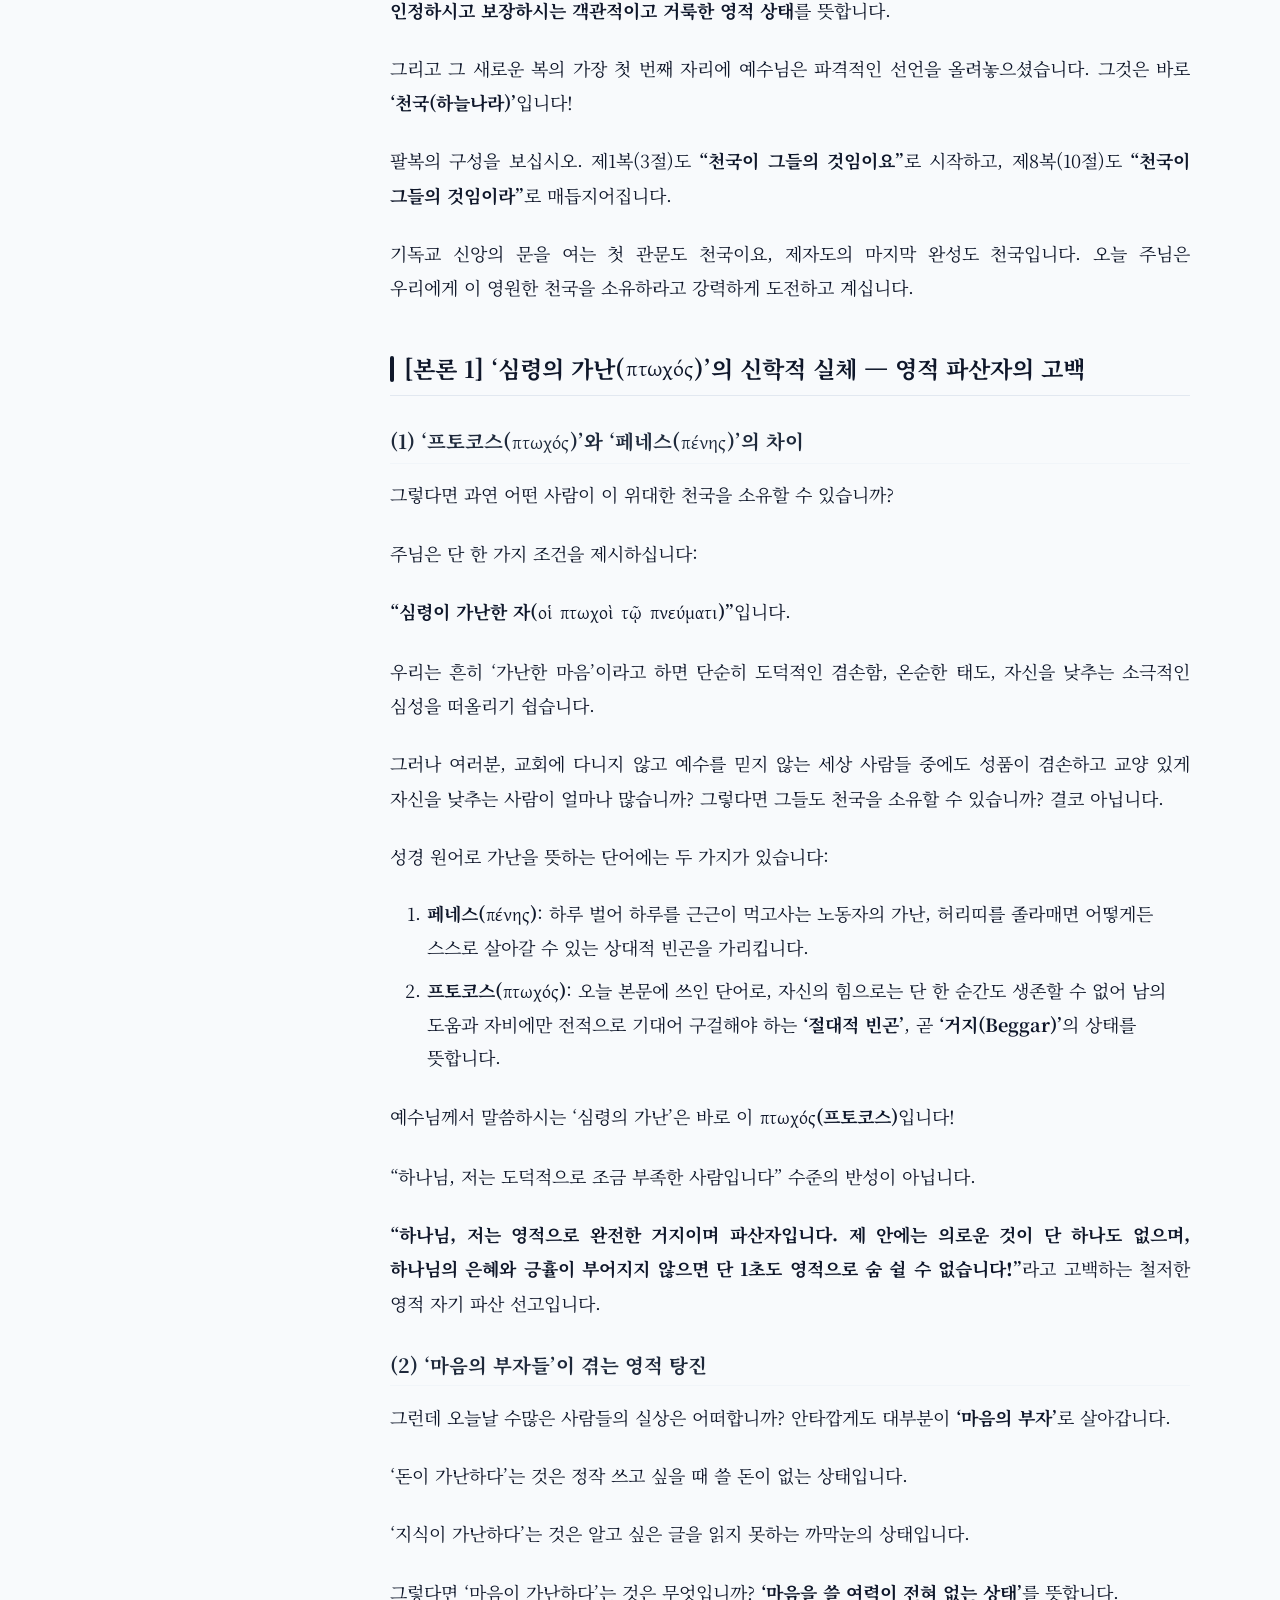
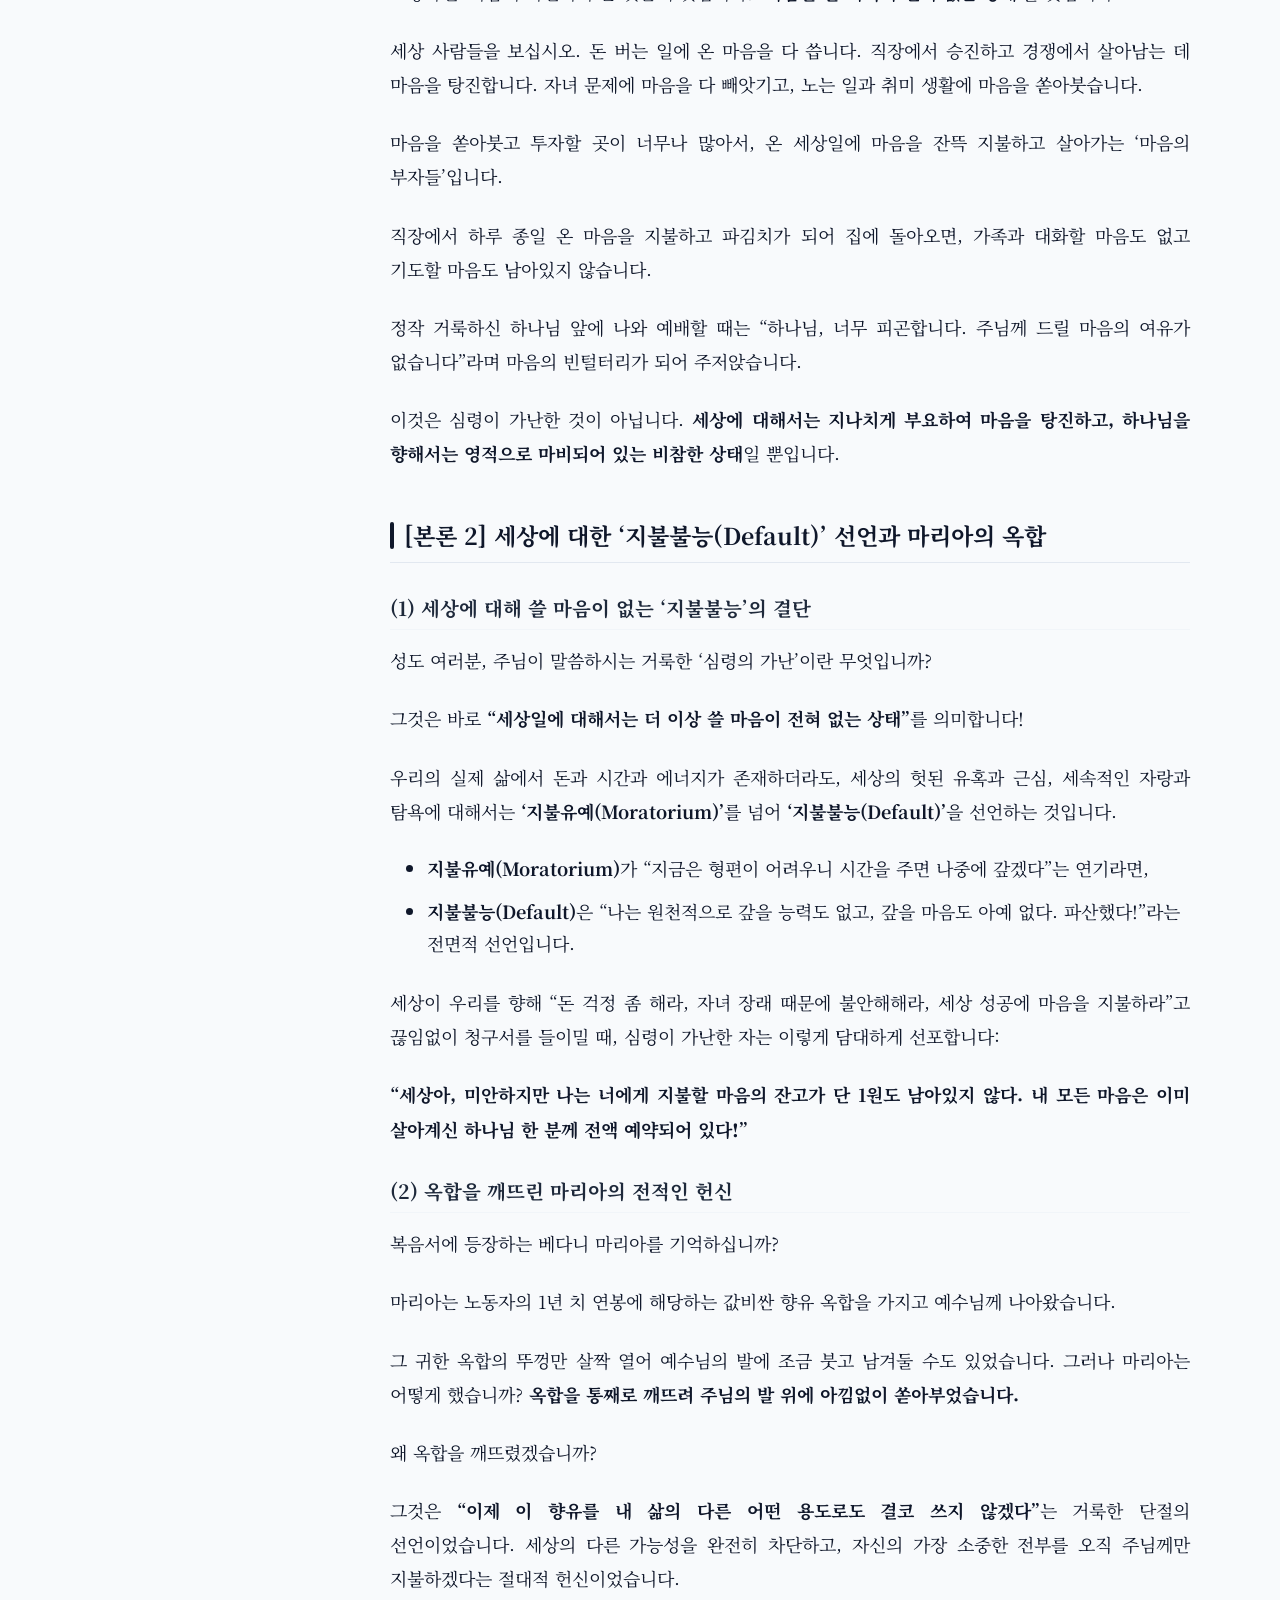
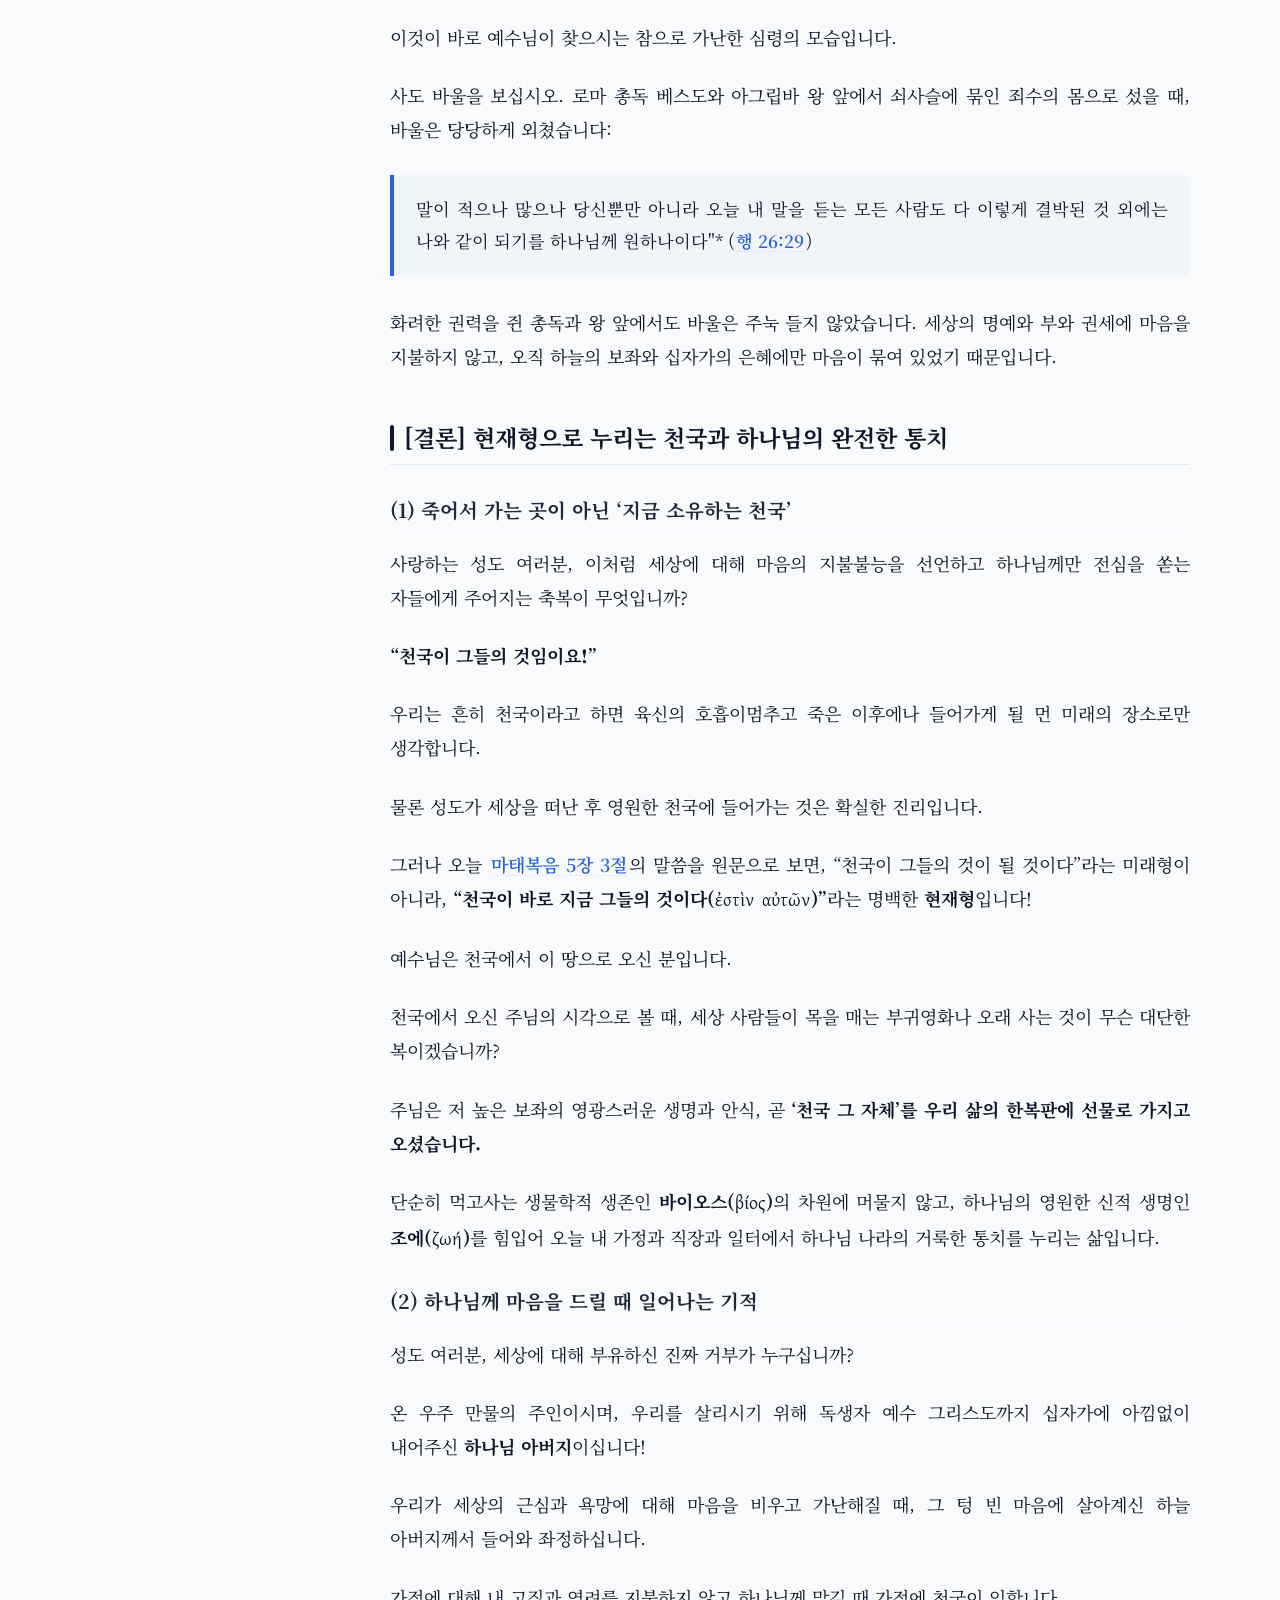
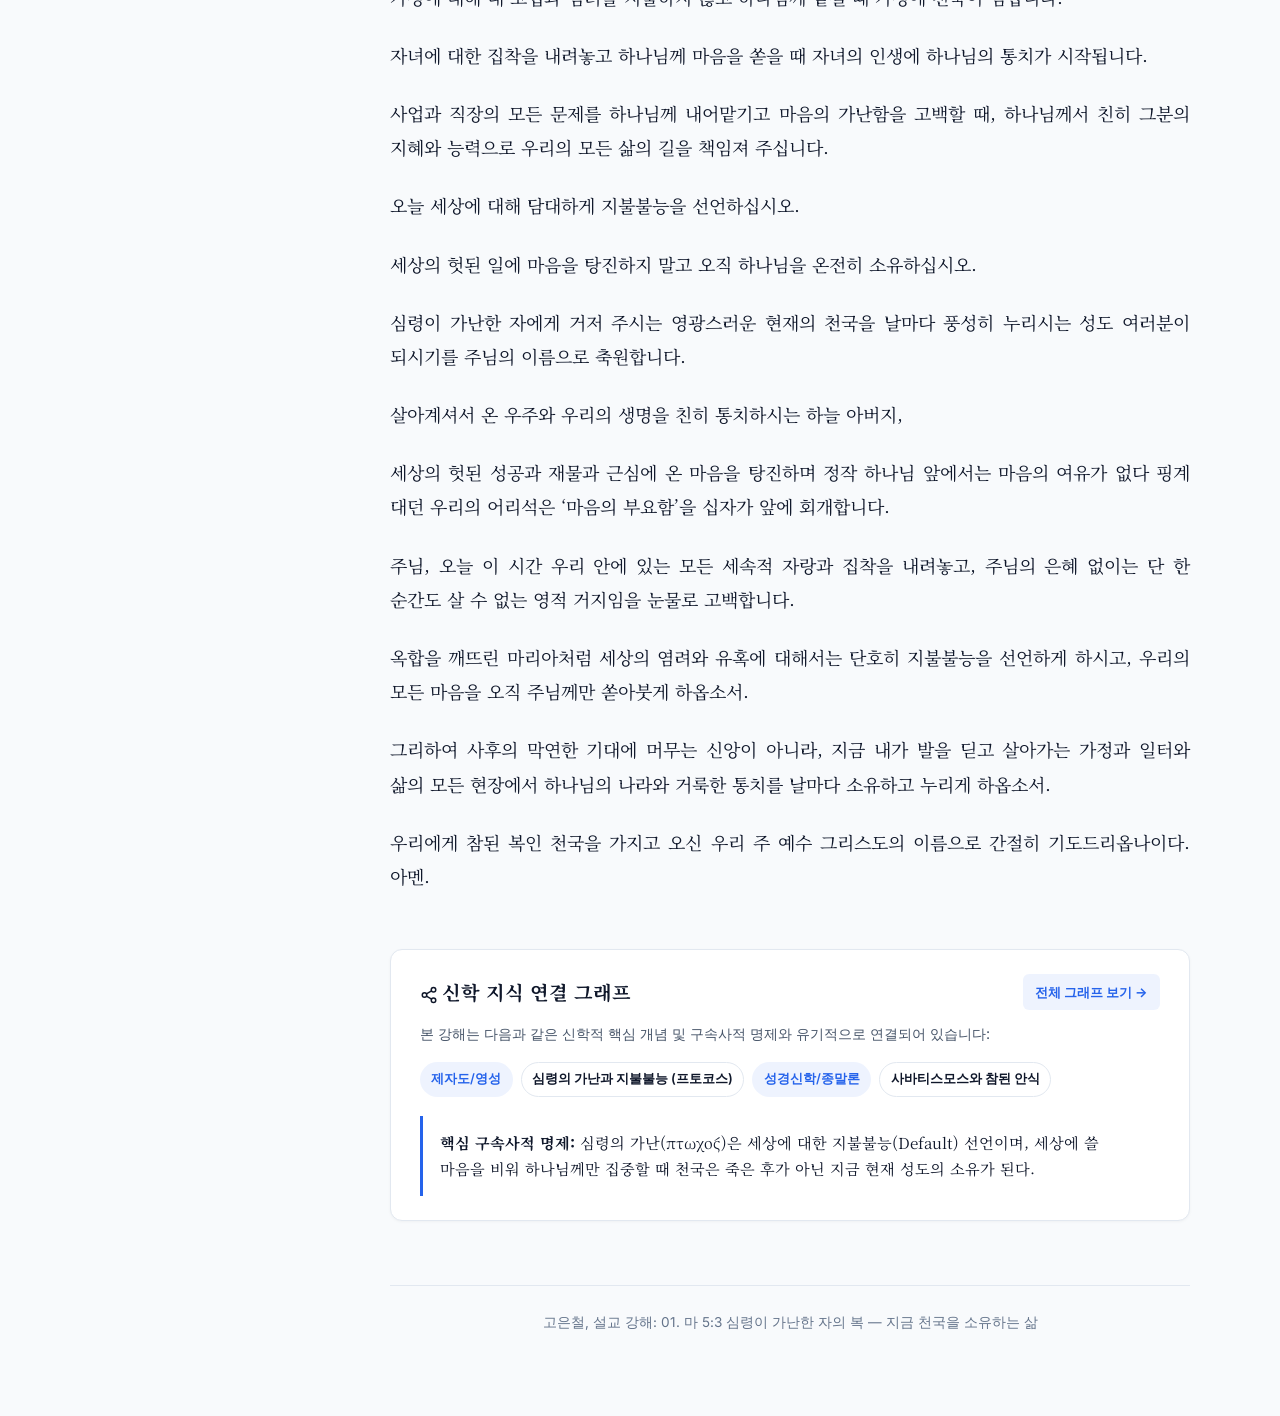
<file: site/matthew/s01-mat5-3.html>
<!DOCTYPE html>
<html lang="ko" class="light">
<head>
<meta charset="UTF-8">
<meta name="viewport" content="width=device-width, initial-scale=1.0">
<title>01. 마 5:3 심령이 가난한 자의 복 — 지금 천국을 소유하는 삶 — 성경 강해 설교 웹북 (샘플)</title>
<link rel="stylesheet" href="../assets/style.css">
</head>
<body>
<header class="top-header">
  <div class="top-header-inner">
    <a class="top-brand" href="../index.html">
      <span class="brand-title">성경 강해 설교 웹북 (샘플)</span>
    </a>
    <nav class="top-nav">
      <a class="top-nav-item" href="../index.html">강해 목차</a>
      <a class="top-nav-item" href="../index.html#theology">주제별 신학</a>
      <a class="top-nav-item" href="../lectures.html">강의 자료</a>
      <a class="top-nav-item" href="../graph.html">실시간 지식 그래프</a>
      <div class="lang-toggle"><span class="lang-btn active">KR</span><a class="lang-btn" href="../en/matthew/s01-mat5-3.html">EN</a><button type="button" class="lang-btn" id="cnTranslateBtn" title="中文翻译">CN</button></div>
    </nav>
  </div>
</header>
<button id="navToggle" class="nav-toggle" aria-label="목차">목차</button>
<div id="backdrop" class="backdrop" hidden></div>
<div class="app">
<aside class="sidebar" id="sidebar">
  <div class="side-nav" style="padding-top: 1.25rem;">
    <div class="sidebar-action-btns">
      <a class="sidebar-nav-btn active" href="../index.html"><svg width="15" height="15" viewBox="0 0 24 24" fill="none" stroke="currentColor" stroke-width="2" style="vertical-align:middle; display:inline-block; flex-shrink:0;"><path d="M2 3h6a4 4 0 0 1 4 4v14a3 3 0 0 0-3-3H2z"></path><path d="M22 3h-6a4 4 0 0 0-4 4v14a3 3 0 0 1 3-3h7z"></path></svg><span>성경 강해 목차</span></a>
      <a class="sidebar-nav-btn" href="../index.html#theology"><svg width="15" height="15" viewBox="0 0 24 24" fill="none" stroke="currentColor" stroke-width="2" style="vertical-align:middle; display:inline-block; flex-shrink:0;"><path d="M12 2L2 7l10 5 10-5-10-5z"></path><path d="M2 17l10 5 10-5"></path><path d="M2 12l10 5 10-5"></path></svg><span>주제별 신학 강의</span></a>
      <a class="sidebar-nav-btn" href="../lectures.html"><svg width="15" height="15" viewBox="0 0 24 24" fill="none" stroke="currentColor" stroke-width="2" style="vertical-align:middle; display:inline-block; flex-shrink:0;"><path d="M4 19.5A2.5 2.5 0 0 1 6.5 17H20"></path><path d="M6.5 2H20v20H6.5A2.5 2.5 0 0 1 4 19.5v-15A2.5 2.5 0 0 1 6.5 2z"></path></svg><span>강의 자료실</span></a>
      <a class="sidebar-nav-btn" href="../graph.html"><svg width="15" height="15" viewBox="0 0 24 24" fill="none" stroke="currentColor" stroke-width="2" style="vertical-align:middle; display:inline-block; flex-shrink:0;"><circle cx="18" cy="5" r="3"></circle><circle cx="6" cy="12" r="3"></circle><circle cx="18" cy="19" r="3"></circle><line x1="8.59" y1="13.51" x2="15.42" y2="17.49"></line><line x1="15.41" y1="6.51" x2="8.59" y2="10.49"></line></svg><span>실시간 지식 그래프</span></a>
    </div>
    <div class="nav-group-title">세부 강해 목록</div>
    <div class="nav-category-header">
      <span class="cat-title">구약</span>
      <span class="cat-count">1개 강해</span>
    </div>
    <div class="nav-chapter-group">
      <button class="nav-chapter-header" aria-expanded="false">
        <span class="ch-title">창세기</span>
        <span class="ch-count">1개 강해</span>
        <span class="ch-arrow">▼</span>
      </button>
      <div class="nav-chapter-list">
        <a class="nav-item" href="../genesis/s01-gen6-5-9.html">
          <span>01. 창 6:5-9 하나님이 마음에 들어 하시는 삶</span>
        </a>
      </div>
    </div>
    <div class="nav-category-header">
      <span class="cat-title">신약</span>
      <span class="cat-count">1개 강해</span>
    </div>
    <div class="nav-chapter-group open">
      <button class="nav-chapter-header" aria-expanded="true">
        <span class="ch-title">마태복음</span>
        <span class="ch-count">1개 강해</span>
        <span class="ch-arrow">▼</span>
      </button>
      <div class="nav-chapter-list">
        <a class="nav-item active" href="../matthew/s01-mat5-3.html">
          <span>01. 마 5:3 심령이 가난한 자의 복 — 지금 천국을 소유하는 삶</span>
        </a>
      </div>
    </div>
  </div>
</aside>
<div class="main-col">
<div class="wrap">
  <header class="masthead">
    <nav class="breadcrumb"><span>신약 · 산상수훈</span><span class="sep">/</span><span>산상수훈</span></nav>
    <div class="bk">성경 강해 설교 웹북 (샘플)</div>
    <h1>01. 마 5:3 심령이 가난한 자의 복 — 지금 천국을 소유하는 삶</h1>
  </header>

  <main class="commentary" data-citation="고은철, 설교 강해: 01. 마 5:3 심령이 가난한 자의 복 — 지금 천국을 소유하는 삶">
<div class="scripture-box">
  <div class="sb-header">
    <span class="sb-title">성경 본문</span>
    <span class="sb-ref">마태복음 5장 3절 (개역개정)</span>
  </div>
  <div class="sb-body">
    <p class="sb-verse"><sup class="v-num">3</sup> 심령이 가난한 자는 복이 있나니 천국이 그들의 것임이요</p>
  </div>
</div>
<ul>
<li><strong>본문:</strong> <span class="ref has-rv" data-ref="마태복음 5:3" data-rv="[{&quot;v&quot;: 3, &quot;r&quot;: &quot;마태 5:3&quot;, &quot;t&quot;: &quot;심령이 가난한 자는 복이 있나니 천국이 그들의 것임이요&quot;}]">마태복음 5장 3절</span></li>
<li><strong>제목:</strong> 심령이 가난한 자의 복 — 지금 천국을 소유하는 삶</li>
</ul>
<h2>[서론] 팔복의 제1복 — 복의 개념 전복과 “천국”이라는 파격적 선언 (<span class="ref has-rv" data-ref="마태복음 5:3" data-rv="[{&quot;v&quot;: 3, &quot;r&quot;: &quot;마태 5:3&quot;, &quot;t&quot;: &quot;심령이 가난한 자는 복이 있나니 천국이 그들의 것임이요&quot;}]">마 5:3</span>)</h2>
<p>사랑하는 성도 여러분, 오늘부터 우리는 예수님께서 갈릴리 언덕 위에서 선포하신 가장 찬란하고 위대한 가르침, 곧 <strong>산상수훈(Sermon on the Mount)</strong>의 첫머리인 <strong>‘팔복(The Beatitudes)’</strong>의 말씀을 차례대로 살펴보고자 합니다.</p>
<p>예수님께서 무리를 보시고 산에 올라앉으사 입을 열어 가르치기 시작하실 때, 가장 먼저 터져 나온 첫 마디가 무엇입니까?</p>
<p>그것은 바로 <strong>“복이 있나니(<span class="greek">μακάριοι</span>)”</strong>라는 충격적인 선포였습니다:</p>
<blockquote><p>심령이 가난한 자는 복이 있나니 천국이 그들의 것임이요"* (<span class="ref has-rv" data-ref="마태복음 5:3" data-rv="[{&quot;v&quot;: 3, &quot;r&quot;: &quot;마태 5:3&quot;, &quot;t&quot;: &quot;심령이 가난한 자는 복이 있나니 천국이 그들의 것임이요&quot;}]">마 5:3</span>)</p></blockquote>
<p>세상 사람들은 전통적으로 <strong>‘오복(五福)’</strong>을 이야기합니다. 수(壽, 장수), 부(富, 재물), 강녕(康寧, 몸과 마음의 건강과 평안), 유호덕(攸好德, 남에게 덕을 베풂), 고종명(考終命, 제명대로 편안하게 죽음)을 인생의 최고 복으로 칩니다.</p>
<p>복이라는 기준은 세상의 상황과 조건에 따라 늘 바뀝니다. 패션모델은 키가 커야 복이지만 지나치게 크면 일상에서 불편하고, 일본의 스모 선수는 몸이 뚱뚱해야 복이라고 합니다. 세상의 복은 늘 상대적이고 외적인 조건에 얽매여 있습니다.</p>
<p>그러나 여러분, 예수님께서 이 땅에 오신 목적은 세상 사람들이 구하는 5복에다가 8복을 더 얹어서 13가지 복, 더 많은 복을 주시기 위함이 아닙니다.</p>
<p>주님은 세상의 복의 개념을 송두리째 전복하시며, <strong>하나님 나라 백성이 누려야 할 완전히 새로운 복의 리스트</strong>를 제시하러 오셨습니다.</p>
<p>여기서 주님이 선포하시는 ‘복(<span class="greek">μακάριοι</span>, 마카리오이)’은 우연히 굴러들어오는 행운(Lucky)이나 기분에 따른 감정적 행복(Happiness)이 아닙니다. 세상의 상황과 환경에 좌우되지 않는, <strong>살아계신 하나님께서 인정하시고 보장하시는 객관적이고 거룩한 영적 상태</strong>를 뜻합니다.</p>
<p>그리고 그 새로운 복의 가장 첫 번째 자리에 예수님은 파격적인 선언을 올려놓으셨습니다. 그것은 바로 <strong>‘천국(하늘나라)’</strong>입니다!</p>
<p>팔복의 구성을 보십시오. 제1복(3절)도 <strong>“천국이 그들의 것임이요”</strong>로 시작하고, 제8복(10절)도 <strong>“천국이 그들의 것임이라”</strong>로 매듭지어집니다.</p>
<p>기독교 신앙의 문을 여는 첫 관문도 천국이요, 제자도의 마지막 완성도 천국입니다. 오늘 주님은 우리에게 이 영원한 천국을 소유하라고 강력하게 도전하고 계십니다.</p>
<h2>[본론 1] ‘심령의 가난(<span class="greek">πτωχός</span>)’의 신학적 실체 — 영적 파산자의 고백</h2>
<h3>(1) ‘프토코스(<span class="greek">πτωχός</span>)’와 ‘페네스(<span class="greek">πένης</span>)’의 차이</h3>
<p>그렇다면 과연 어떤 사람이 이 위대한 천국을 소유할 수 있습니까?</p>
<p>주님은 단 한 가지 조건을 제시하십니다:</p>
<p><strong>“심령이 가난한 자(<span class="greek">οἱ</span> <span class="greek">πτωχοὶ</span> <span class="greek">τῷ</span> <span class="greek">πνεύματι</span>)”</strong>입니다.</p>
<p>우리는 흔히 ‘가난한 마음’이라고 하면 단순히 도덕적인 겸손함, 온순한 태도, 자신을 낮추는 소극적인 심성을 떠올리기 쉽습니다.</p>
<p>그러나 여러분, 교회에 다니지 않고 예수를 믿지 않는 세상 사람들 중에도 성품이 겸손하고 교양 있게 자신을 낮추는 사람이 얼마나 많습니까? 그렇다면 그들도 천국을 소유할 수 있습니까? 결코 아닙니다.</p>
<p>성경 원어로 가난을 뜻하는 단어에는 두 가지가 있습니다:</p>
<ol>
<li><strong>페네스(<span class="greek">πένης</span>)</strong>: 하루 벌어 하루를 근근이 먹고사는 노동자의 가난, 허리띠를 졸라매면 어떻게든 스스로 살아갈 수 있는 상대적 빈곤을 가리킵니다.</li>
<li><strong>프토코스(<span class="greek">πτωχός</span>)</strong>: 오늘 본문에 쓰인 단어로, 자신의 힘으로는 단 한 순간도 생존할 수 없어 남의 도움과 자비에만 전적으로 기대어 구걸해야 하는 <strong>‘절대적 빈곤’</strong>, 곧 <strong>‘거지(Beggar)’</strong>의 상태를 뜻합니다.</li>
</ol>
<p>예수님께서 말씀하시는 ‘심령의 가난’은 바로 이 <strong><span class="greek">πτωχός</span>(프토코스)</strong>입니다!</p>
<p>“하나님, 저는 도덕적으로 조금 부족한 사람입니다” 수준의 반성이 아닙니다.</p>
<p><strong>“하나님, 저는 영적으로 완전한 거지이며 파산자입니다. 제 안에는 의로운 것이 단 하나도 없으며, 하나님의 은혜와 긍휼이 부어지지 않으면 단 1초도 영적으로 숨 쉴 수 없습니다!”</strong>라고 고백하는 철저한 영적 자기 파산 선고입니다.</p>
<h3>(2) ‘마음의 부자들’이 겪는 영적 탕진</h3>
<p>그런데 오늘날 수많은 사람들의 실상은 어떠합니까? 안타깝게도 대부분이 <strong>‘마음의 부자’</strong>로 살아갑니다.</p>
<p>‘돈이 가난하다’는 것은 정작 쓰고 싶을 때 쓸 돈이 없는 상태입니다.</p>
<p>‘지식이 가난하다’는 것은 알고 싶은 글을 읽지 못하는 까막눈의 상태입니다.</p>
<p>그렇다면 ‘마음이 가난하다’는 것은 무엇입니까? <strong>‘마음을 쓸 여력이 전혀 없는 상태’</strong>를 뜻합니다.</p>
<p>세상 사람들을 보십시오. 돈 버는 일에 온 마음을 다 씁니다. 직장에서 승진하고 경쟁에서 살아남는 데 마음을 탕진합니다. 자녀 문제에 마음을 다 빼앗기고, 노는 일과 취미 생활에 마음을 쏟아붓습니다.</p>
<p>마음을 쏟아붓고 투자할 곳이 너무나 많아서, 온 세상일에 마음을 잔뜩 지불하고 살아가는 ‘마음의 부자들’입니다.</p>
<p>직장에서 하루 종일 온 마음을 지불하고 파김치가 되어 집에 돌아오면, 가족과 대화할 마음도 없고 기도할 마음도 남아있지 않습니다.</p>
<p>정작 거룩하신 하나님 앞에 나와 예배할 때는 “하나님, 너무 피곤합니다. 주님께 드릴 마음의 여유가 없습니다”라며 마음의 빈털터리가 되어 주저앉습니다.</p>
<p>이것은 심령이 가난한 것이 아닙니다. <strong>세상에 대해서는 지나치게 부요하여 마음을 탕진하고, 하나님을 향해서는 영적으로 마비되어 있는 비참한 상태</strong>일 뿐입니다.</p>
<h2>[본론 2] 세상에 대한 ‘지불불능(Default)’ 선언과 마리아의 옥합</h2>
<h3>(1) 세상에 대해 쓸 마음이 없는 ‘지불불능’의 결단</h3>
<p>성도 여러분, 주님이 말씀하시는 거룩한 ‘심령의 가난’이란 무엇입니까?</p>
<p>그것은 바로 <strong>“세상일에 대해서는 더 이상 쓸 마음이 전혀 없는 상태”</strong>를 의미합니다!</p>
<p>우리의 실제 삶에서 돈과 시간과 에너지가 존재하더라도, 세상의 헛된 유혹과 근심, 세속적인 자랑과 탐욕에 대해서는 <strong>‘지불유예(Moratorium)’</strong>를 넘어 <strong>‘지불불능(Default)’</strong>을 선언하는 것입니다.</p>
<ul>
<li><strong>지불유예(Moratorium)</strong>가 “지금은 형편이 어려우니 시간을 주면 나중에 갚겠다”는 연기라면,</li>
<li><strong>지불불능(Default)</strong>은 “나는 원천적으로 갚을 능력도 없고, 갚을 마음도 아예 없다. 파산했다!”라는 전면적 선언입니다.</li>
</ul>
<p>세상이 우리를 향해 “돈 걱정 좀 해라, 자녀 장래 때문에 불안해해라, 세상 성공에 마음을 지불하라”고 끊임없이 청구서를 들이밀 때, 심령이 가난한 자는 이렇게 담대하게 선포합니다:</p>
<p><strong>“세상아, 미안하지만 나는 너에게 지불할 마음의 잔고가 단 1원도 남아있지 않다. 내 모든 마음은 이미 살아계신 하나님 한 분께 전액 예약되어 있다!”</strong></p>
<h3>(2) 옥합을 깨뜨린 마리아의 전적인 헌신</h3>
<p>복음서에 등장하는 베다니 마리아를 기억하십니까?</p>
<p>마리아는 노동자의 1년 치 연봉에 해당하는 값비싼 향유 옥합을 가지고 예수님께 나아왔습니다.</p>
<p>그 귀한 옥합의 뚜껑만 살짝 열어 예수님의 발에 조금 붓고 남겨둘 수도 있었습니다. 그러나 마리아는 어떻게 했습니까? <strong>옥합을 통째로 깨뜨려 주님의 발 위에 아낌없이 쏟아부었습니다.</strong></p>
<p>왜 옥합을 깨뜨렸겠습니까?</p>
<p>그것은 <strong>“이제 이 향유를 내 삶의 다른 어떤 용도로도 결코 쓰지 않겠다”</strong>는 거룩한 단절의 선언이었습니다. 세상의 다른 가능성을 완전히 차단하고, 자신의 가장 소중한 전부를 오직 주님께만 지불하겠다는 절대적 헌신이었습니다.</p>
<p>이것이 바로 예수님이 찾으시는 참으로 가난한 심령의 모습입니다.</p>
<p>사도 바울을 보십시오. 로마 총독 베스도와 아그립바 왕 앞에서 쇠사슬에 묶인 죄수의 몸으로 섰을 때, 바울은 당당하게 외쳤습니다:</p>
<blockquote><p>말이 적으나 많으나 당신뿐만 아니라 오늘 내 말을 듣는 모든 사람도 다 이렇게 결박된 것 외에는 나와 같이 되기를 하나님께 원하나이다"* (<span class="ref has-rv" data-ref="사도행전 26:29" data-rv="[{&quot;v&quot;: 29, &quot;r&quot;: &quot;사도 26:29&quot;, &quot;t&quot;: &quot;바울이 이르되 말이 적으나 많으나 당신뿐만 아니라 오늘 내 말을 듣는 모든 사람도 다 이렇게 결박된 것 외에는 나와 같이 되기를 하나님께 원하나이다 하니라&quot;}]">행 26:29</span>)</p></blockquote>
<p>화려한 권력을 쥔 총독과 왕 앞에서도 바울은 주눅 들지 않았습니다. 세상의 명예와 부와 권세에 마음을 지불하지 않고, 오직 하늘의 보좌와 십자가의 은혜에만 마음이 묶여 있었기 때문입니다.</p>
<h2>[결론] 현재형으로 누리는 천국과 하나님의 완전한 통치</h2>
<h3>(1) 죽어서 가는 곳이 아닌 ‘지금 소유하는 천국’</h3>
<p>사랑하는 성도 여러분, 이처럼 세상에 대해 마음의 지불불능을 선언하고 하나님께만 전심을 쏟는 자들에게 주어지는 축복이 무엇입니까?</p>
<p><strong>“천국이 그들의 것임이요!”</strong></p>
<p>우리는 흔히 천국이라고 하면 육신의 호흡이멈추고 죽은 이후에나 들어가게 될 먼 미래의 장소로만 생각합니다.</p>
<p>물론 성도가 세상을 떠난 후 영원한 천국에 들어가는 것은 확실한 진리입니다.</p>
<p>그러나 오늘 <span class="ref has-rv" data-ref="마태복음 5:3" data-rv="[{&quot;v&quot;: 3, &quot;r&quot;: &quot;마태 5:3&quot;, &quot;t&quot;: &quot;심령이 가난한 자는 복이 있나니 천국이 그들의 것임이요&quot;}]">마태복음 5장 3절</span>의 말씀을 원문으로 보면, “천국이 그들의 것이 될 것이다”라는 미래형이 아니라, <strong>“천국이 바로 지금 그들의 것이다(<span class="greek">ἐστὶν</span> <span class="greek">αὐτῶν</span>)”</strong>라는 명백한 <strong>현재형</strong>입니다!</p>
<p>예수님은 천국에서 이 땅으로 오신 분입니다.</p>
<p>천국에서 오신 주님의 시각으로 볼 때, 세상 사람들이 목을 매는 부귀영화나 오래 사는 것이 무슨 대단한 복이겠습니까?</p>
<p>주님은 저 높은 보좌의 영광스러운 생명과 안식, 곧 <strong>‘천국 그 자체’를 우리 삶의 한복판에 선물로 가지고 오셨습니다.</strong></p>
<p>단순히 먹고사는 생물학적 생존인 <strong>바이오스(<span class="greek">βίος</span>)</strong>의 차원에 머물지 않고, 하나님의 영원한 신적 생명인 <strong>조에(<span class="greek">ζωή</span>)</strong>를 힘입어 오늘 내 가정과 직장과 일터에서 하나님 나라의 거룩한 통치를 누리는 삶입니다.</p>
<h3>(2) 하나님께 마음을 드릴 때 일어나는 기적</h3>
<p>성도 여러분, 세상에 대해 부유하신 진짜 거부가 누구십니까?</p>
<p>온 우주 만물의 주인이시며, 우리를 살리시기 위해 독생자 예수 그리스도까지 십자가에 아낌없이 내어주신 <strong>하나님 아버지</strong>이십니다!</p>
<p>우리가 세상의 근심과 욕망에 대해 마음을 비우고 가난해질 때, 그 텅 빈 마음에 살아계신 하늘 아버지께서 들어와 좌정하십니다.</p>
<p>가정에 대해 내 고집과 염려를 지불하지 않고 하나님께 맡길 때 가정에 천국이 임합니다.</p>
<p>자녀에 대한 집착을 내려놓고 하나님께 마음을 쏟을 때 자녀의 인생에 하나님의 통치가 시작됩니다.</p>
<p>사업과 직장의 모든 문제를 하나님께 내어맡기고 마음의 가난함을 고백할 때, 하나님께서 친히 그분의 지혜와 능력으로 우리의 모든 삶의 길을 책임져 주십니다.</p>
<p>오늘 세상에 대해 담대하게 지불불능을 선언하십시오.</p>
<p>세상의 헛된 일에 마음을 탕진하지 말고 오직 하나님을 온전히 소유하십시오.</p>
<p>심령이 가난한 자에게 거저 주시는 영광스러운 현재의 천국을 날마다 풍성히 누리시는 성도 여러분이 되시기를 주님의 이름으로 축원합니다.</p>
<p>살아계셔서 온 우주와 우리의 생명을 친히 통치하시는 하늘 아버지,</p>
<p>세상의 헛된 성공과 재물과 근심에 온 마음을 탕진하며 정작 하나님 앞에서는 마음의 여유가 없다 핑계 대던 우리의 어리석은 ‘마음의 부요함’을 십자가 앞에 회개합니다.</p>
<p>주님, 오늘 이 시간 우리 안에 있는 모든 세속적 자랑과 집착을 내려놓고, 주님의 은혜 없이는 단 한 순간도 살 수 없는 영적 거지임을 눈물로 고백합니다.</p>
<p>옥합을 깨뜨린 마리아처럼 세상의 염려와 유혹에 대해서는 단호히 지불불능을 선언하게 하시고, 우리의 모든 마음을 오직 주님께만 쏟아붓게 하옵소서.</p>
<p>그리하여 사후의 막연한 기대에 머무는 신앙이 아니라, 지금 내가 발을 딛고 살아가는 가정과 일터와 삶의 모든 현장에서 하나님의 나라와 거룩한 통치를 날마다 소유하고 누리게 하옵소서.</p>
<p>우리에게 참된 복인 천국을 가지고 오신 우리 주 예수 그리스도의 이름으로 간절히 기도드리옵나이다. 아멘.</p>

    <div class="theology-graph-card">
      <div class="tg-header">
        <div class="tg-title-wrap">
          <span class="tg-title"><svg width="18" height="18" viewBox="0 0 24 24" fill="none" stroke="currentColor" stroke-width="2" style="vertical-align:middle; display:inline-block; margin-right:4px;"><circle cx="18" cy="5" r="3"></circle><circle cx="6" cy="12" r="3"></circle><circle cx="18" cy="19" r="3"></circle><line x1="8.59" y1="13.51" x2="15.42" y2="17.49"></line><line x1="15.41" y1="6.51" x2="8.59" y2="10.49"></line></svg>신학 지식 연결 그래프</span>
        </div>
        <a href="../graph.html" class="tg-link-btn">전체 그래프 보기 &rarr;</a>
      </div>
      <p class="tg-desc">본 강해는 다음과 같은 신학적 핵심 개념 및 구속사적 명제와 유기적으로 연결되어 있습니다:</p>
      <div class="tg-concepts">
        <span class="tg-badge cat">제자도/영성</span><span class="tg-badge">심령의 가난과 지불불능 (프토코스)</span><span class="tg-badge cat">성경신학/종말론</span><span class="tg-badge">사바티스모스와 참된 안식</span>
      </div>
      <div class="tg-claim-box"><strong>핵심 구속사적 명제:</strong> 심령의 가난(πτωχός)은 세상에 대한 지불불능(Default) 선언이며, 세상에 쓸 마음을 비워 하나님께만 집중할 때 천국은 죽은 후가 아닌 지금 현재 성도의 소유가 된다.</div>
    </div>
    
  </main>

  <footer class="colophon">
    <p class="cite">고은철, 설교 강해: 01. 마 5:3 심령이 가난한 자의 복 — 지금 천국을 소유하는 삶</p>
  </footer>
</div>
</div>
</div>
<div id="refpop" class="refpop" role="dialog" aria-label="개역개정 참조 본문" hidden></div>
<div id="toast" class="toast" hidden></div>
<script src="../assets/app.js"></script>
</body>
</html>
</file>
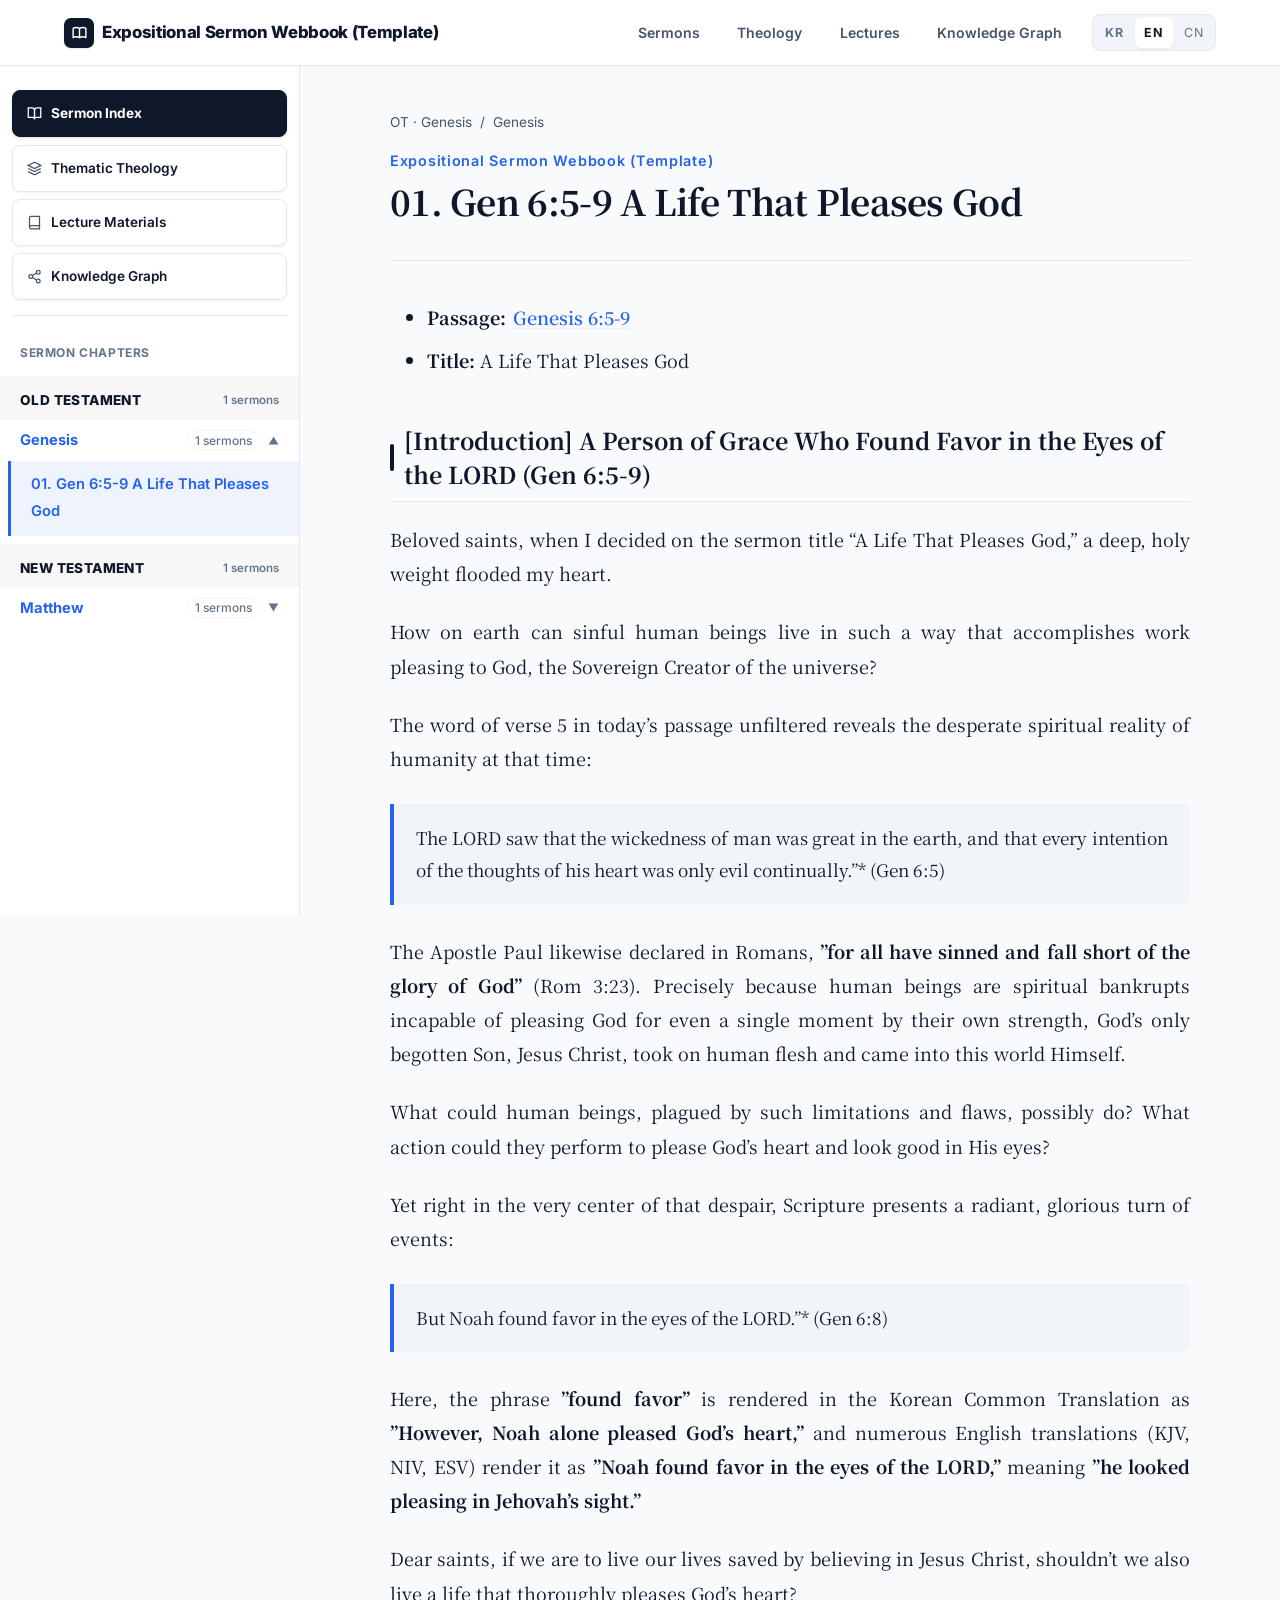
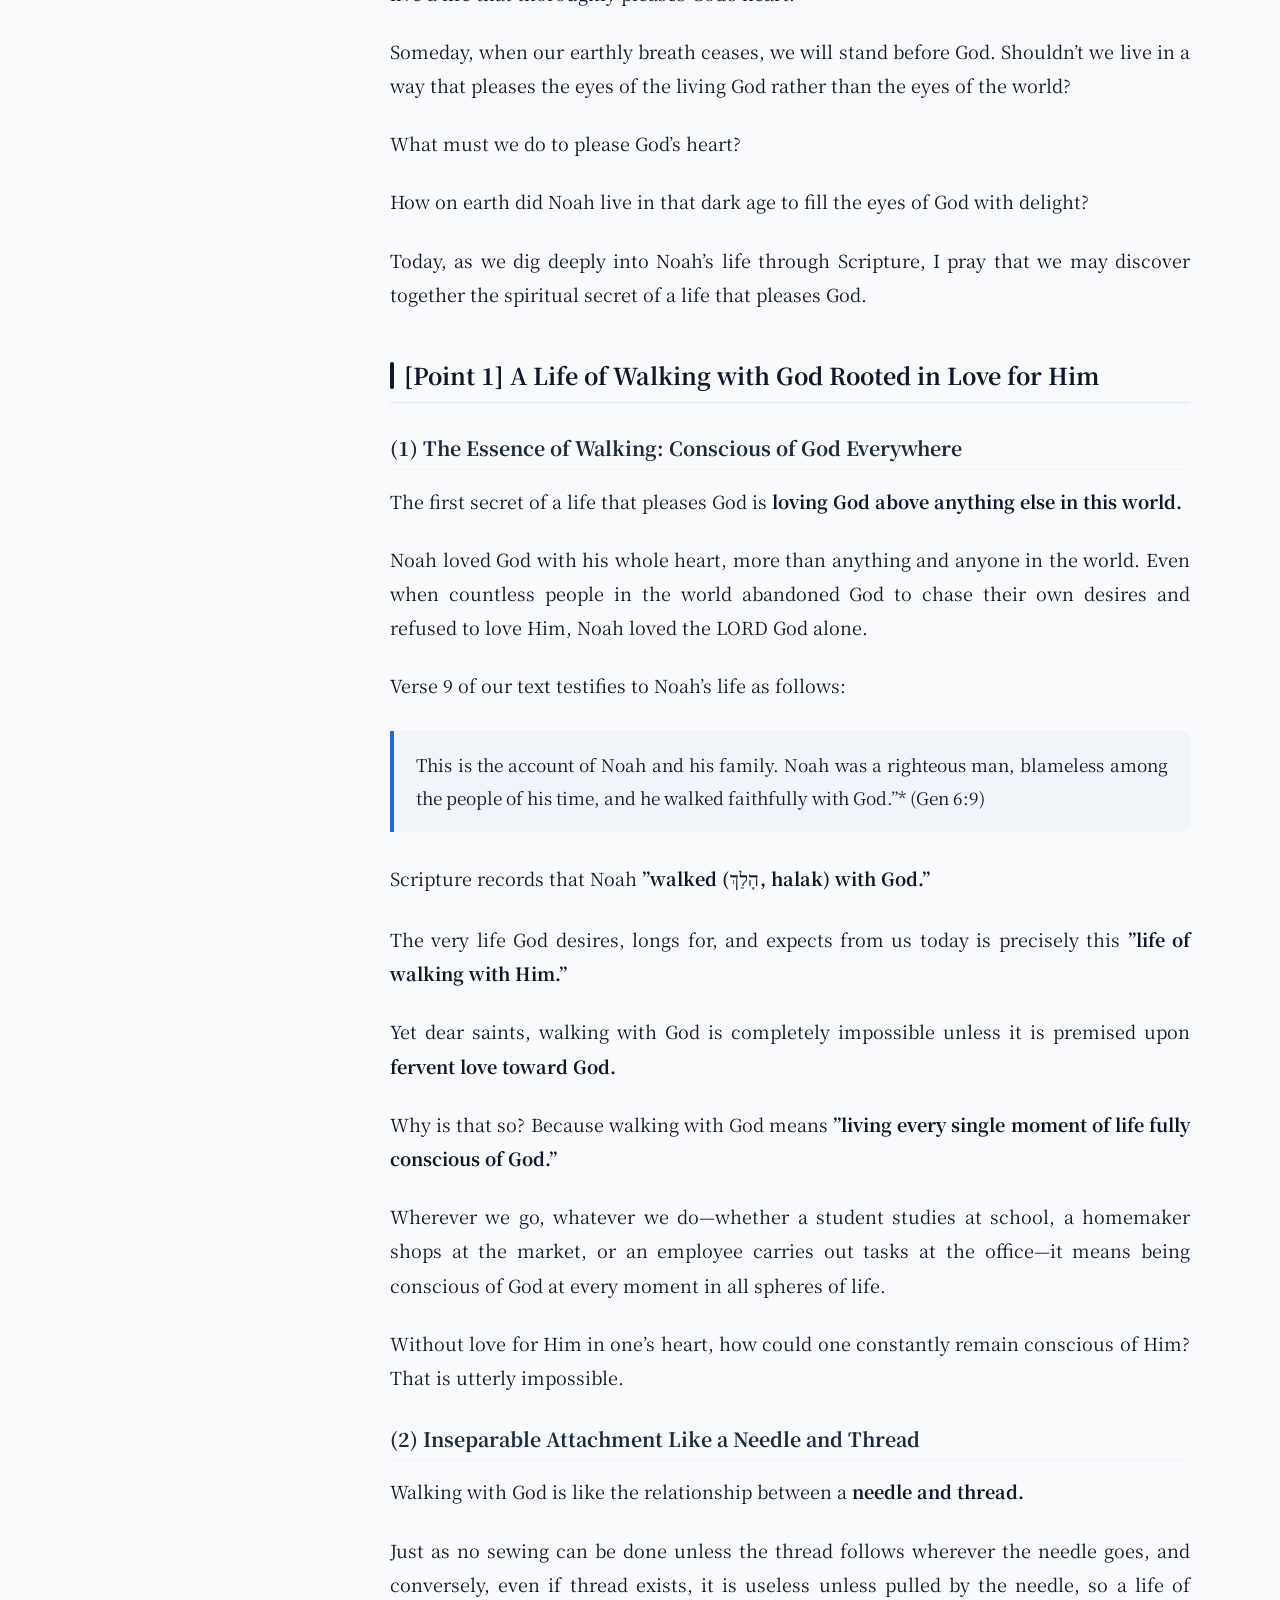
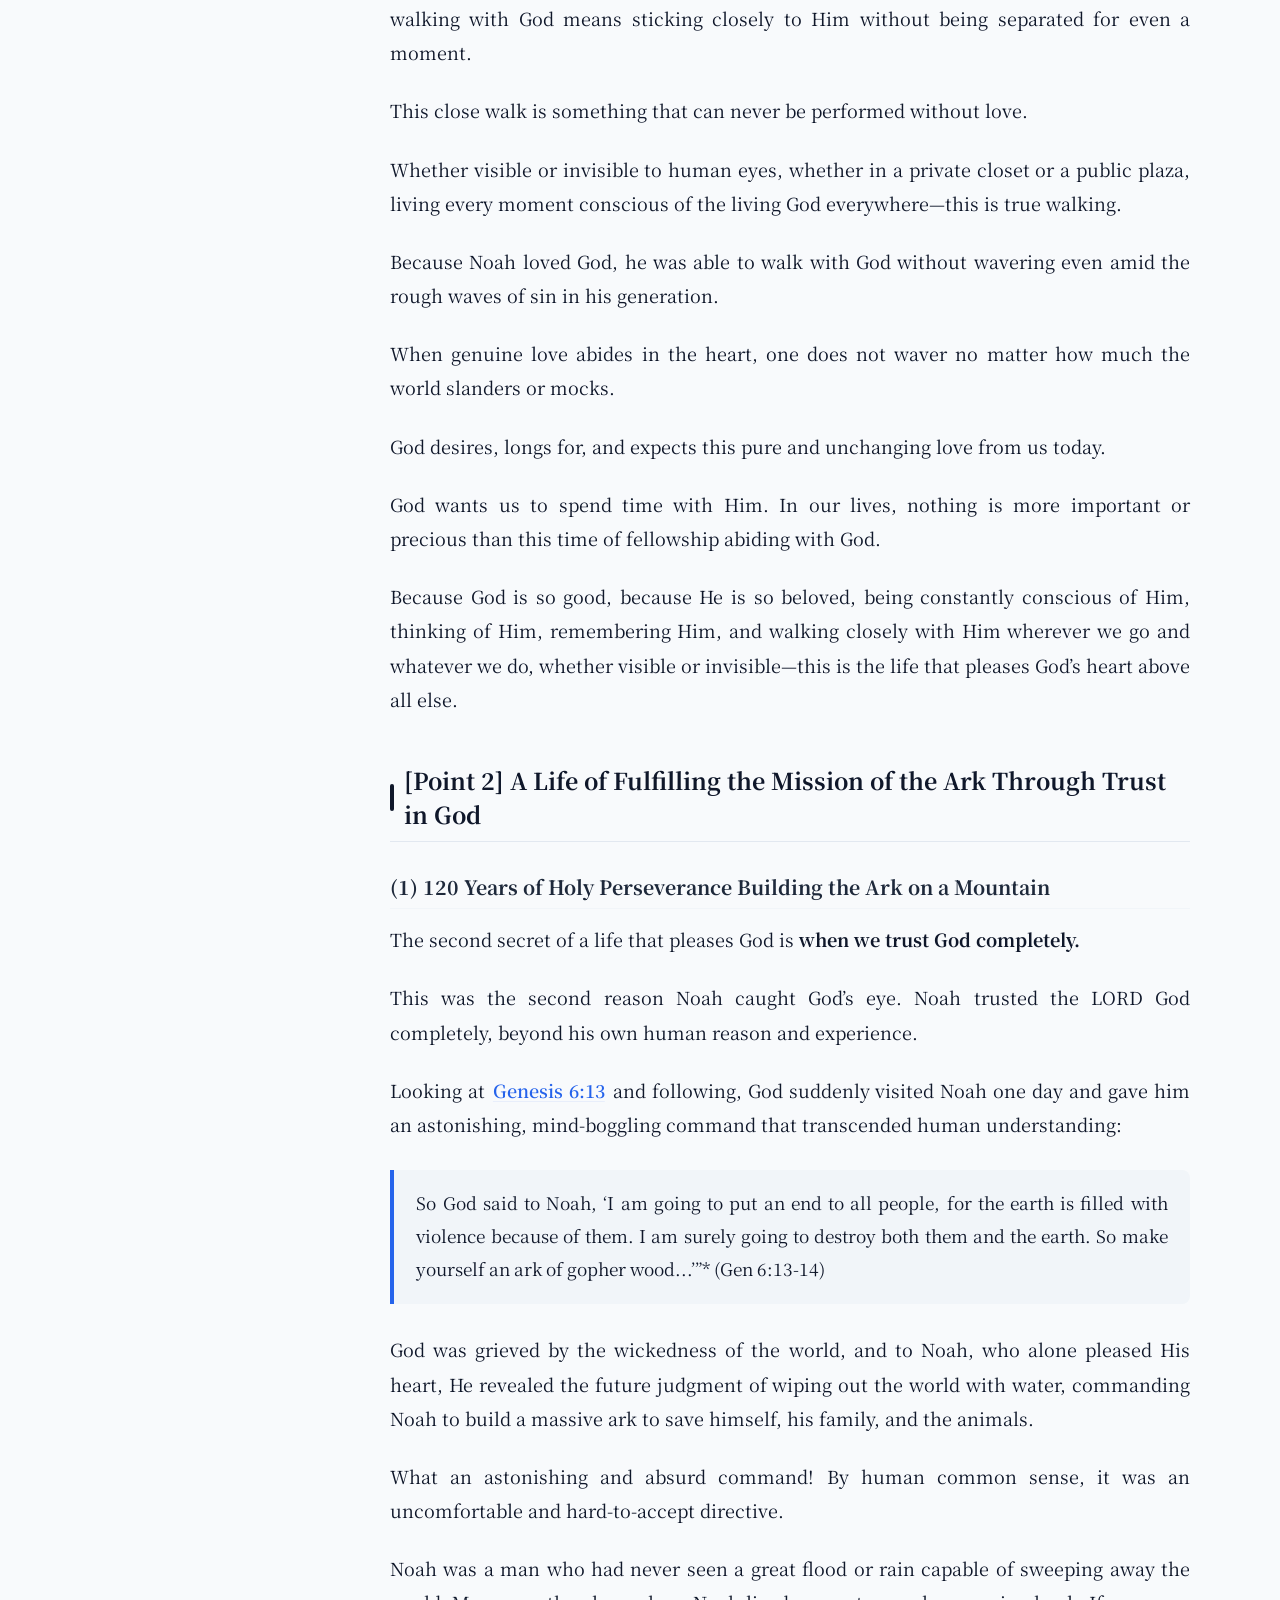
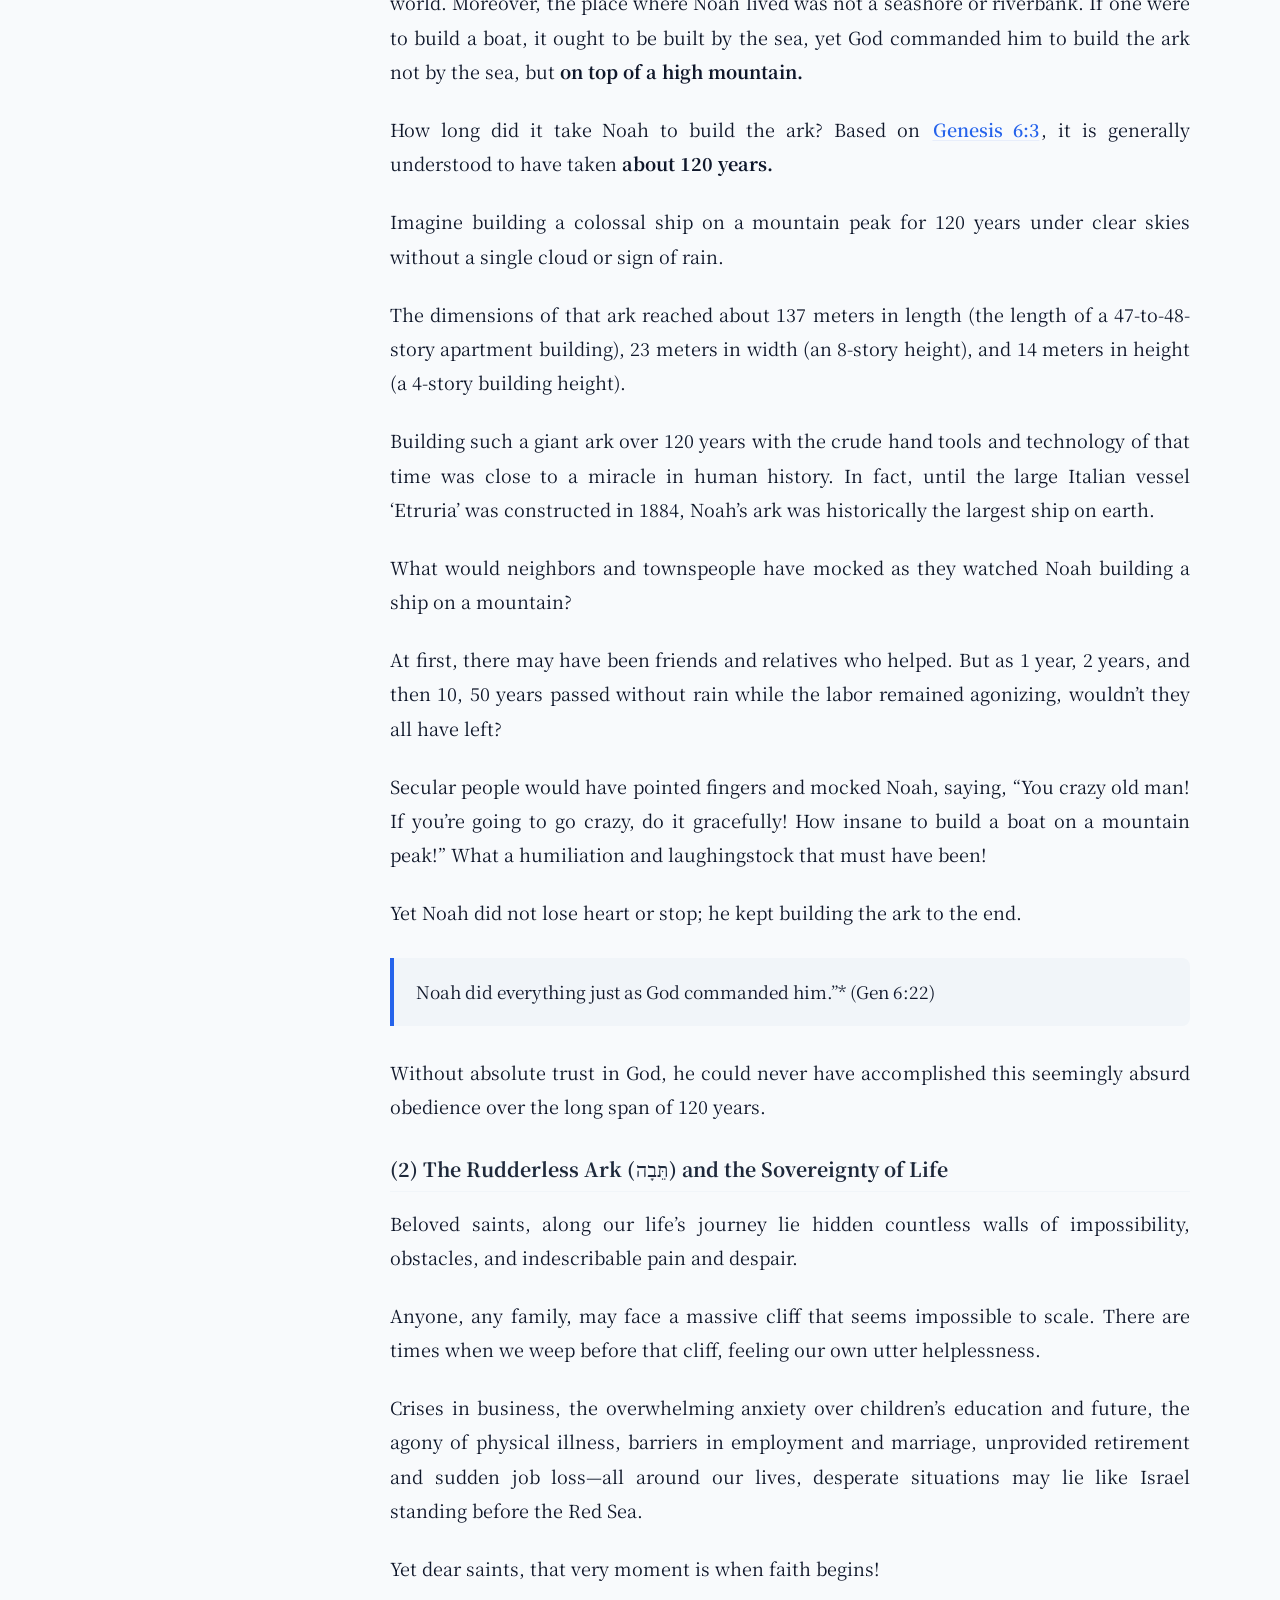
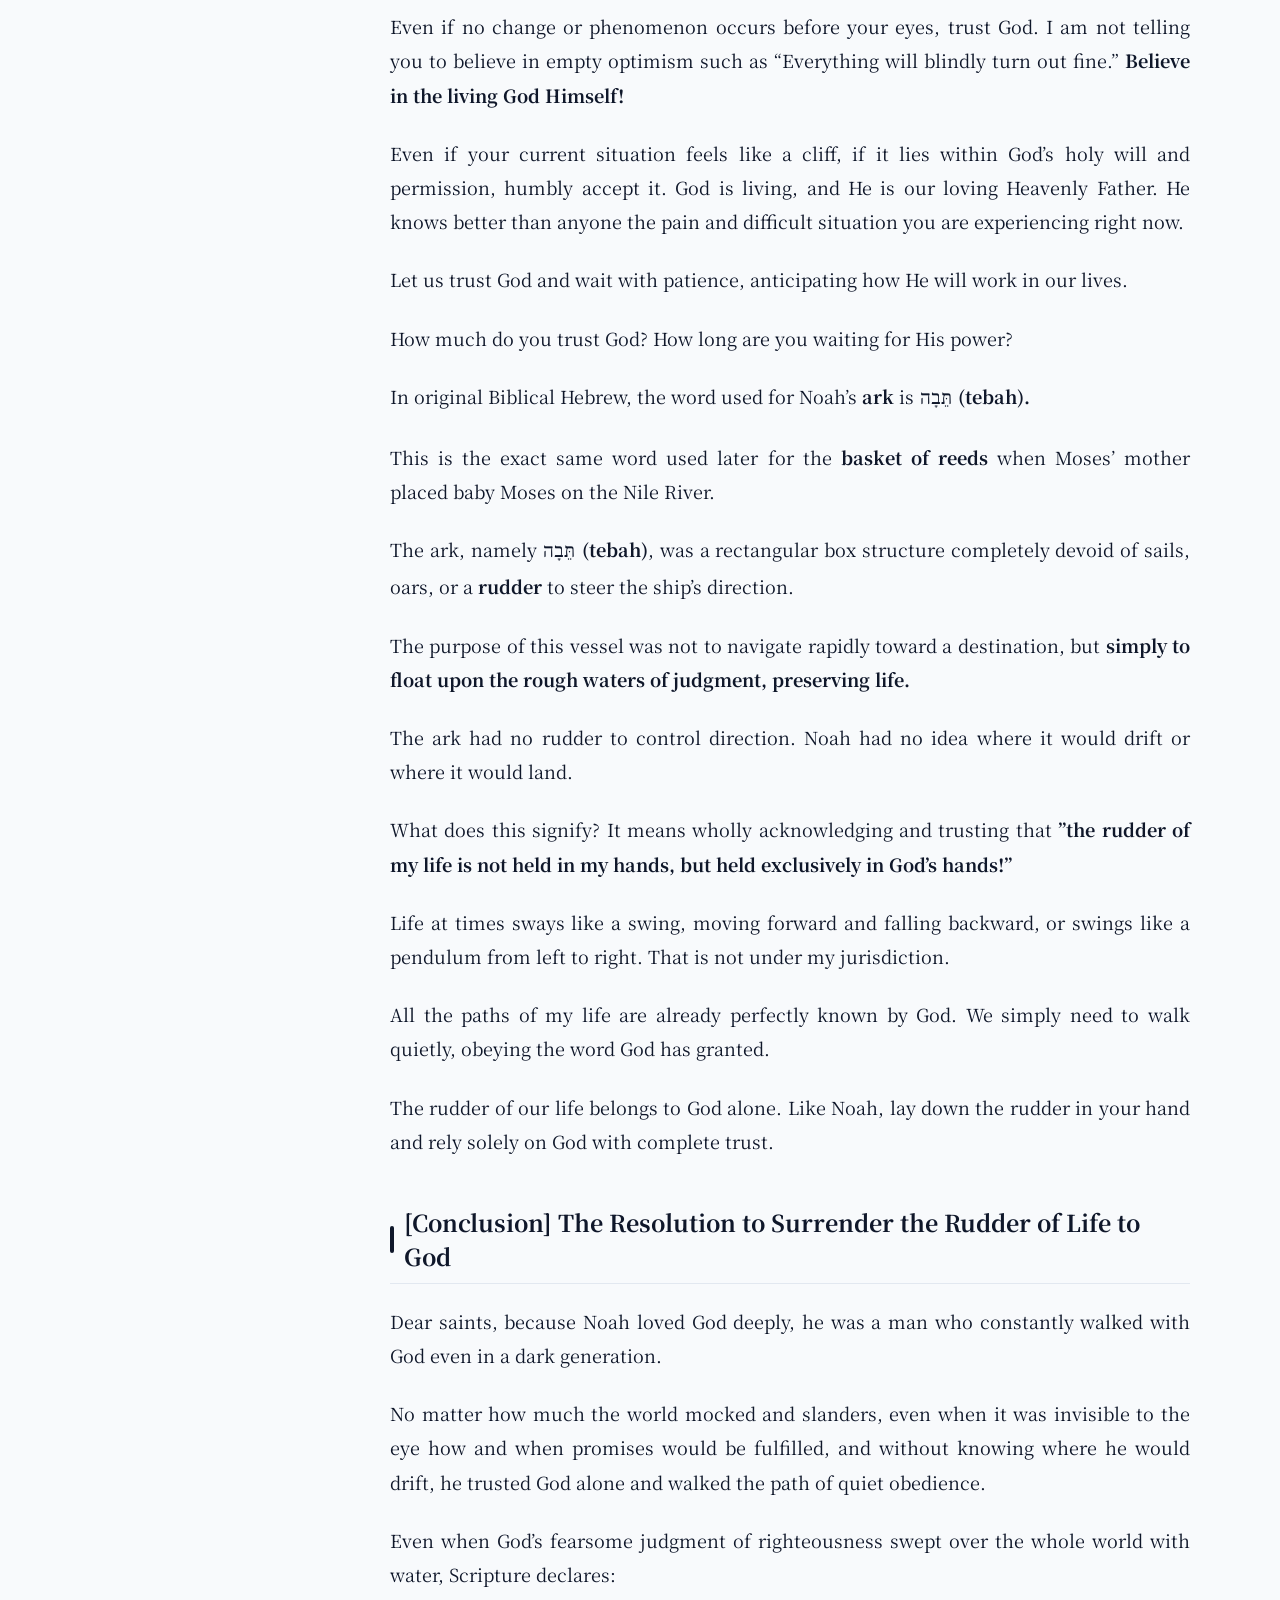
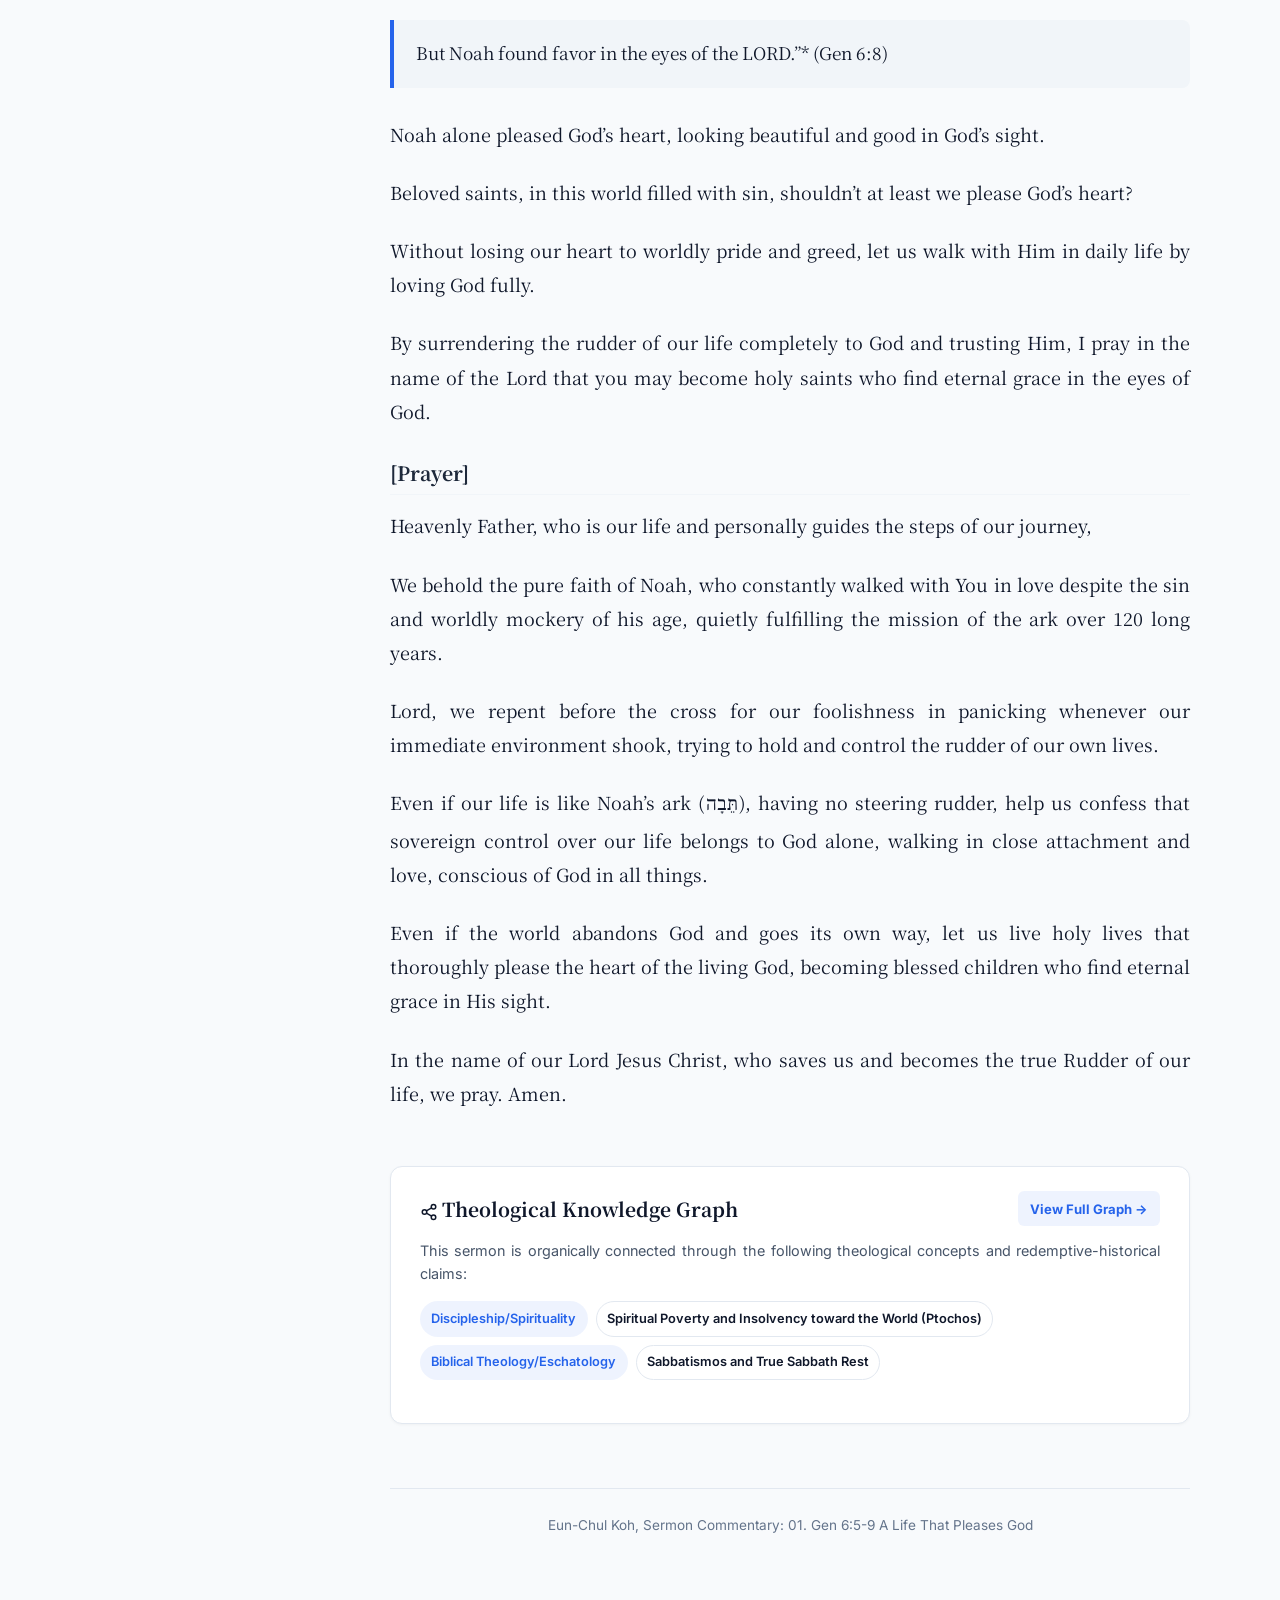
<file: site/en/genesis/s01-gen6-5-9.html>
<!DOCTYPE html>
<html lang="en" class="light">
<head>
<meta charset="UTF-8">
<meta name="viewport" content="width=device-width, initial-scale=1.0">
<title>01. Gen 6:5-9 A Life That Pleases God — Expositional Sermon Webbook (Template)</title>
<link rel="stylesheet" href="../../assets/style.css">
</head>
<body>
<header class="top-header">
  <div class="top-header-inner">
    <a class="top-brand" href="../index.html">
      <span class="brand-title">Expositional Sermon Webbook (Template)</span>
    </a>
    <nav class="top-nav">
      <a class="top-nav-item" href="../index.html">Sermons</a>
      <a class="top-nav-item" href="../index.html#theology">Theology</a>
      <a class="top-nav-item" href="../lectures.html">Lectures</a>
      <a class="top-nav-item" href="../graph.html">Knowledge Graph</a>
      <div class="lang-toggle"><a class="lang-btn" href="../../genesis/s01-gen6-5-9.html">KR</a><span class="lang-btn active">EN</span><button type="button" class="lang-btn" id="cnTranslateBtn" title="中文翻译">CN</button></div>
    </nav>
  </div>
</header>
<button id="navToggle" class="nav-toggle" aria-label="Index">Index</button>
<div id="backdrop" class="backdrop" hidden></div>
<div class="app">
<aside class="sidebar" id="sidebar">
  <div class="side-nav" style="padding-top: 1.25rem;">
    <div class="sidebar-action-btns">
      <a class="sidebar-nav-btn active" href="../index.html"><svg width="15" height="15" viewBox="0 0 24 24" fill="none" stroke="currentColor" stroke-width="2" style="vertical-align:middle; display:inline-block; flex-shrink:0;"><path d="M2 3h6a4 4 0 0 1 4 4v14a3 3 0 0 0-3-3H2z"></path><path d="M22 3h-6a4 4 0 0 0-4 4v14a3 3 0 0 1 3-3h7z"></path></svg><span>Sermon Index</span></a>
      <a class="sidebar-nav-btn" href="../index.html#theology"><svg width="15" height="15" viewBox="0 0 24 24" fill="none" stroke="currentColor" stroke-width="2" style="vertical-align:middle; display:inline-block; flex-shrink:0;"><path d="M12 2L2 7l10 5 10-5-10-5z"></path><path d="M2 17l10 5 10-5"></path><path d="M2 12l10 5 10-5"></path></svg><span>Thematic Theology</span></a>
      <a class="sidebar-nav-btn" href="../lectures.html"><svg width="15" height="15" viewBox="0 0 24 24" fill="none" stroke="currentColor" stroke-width="2" style="vertical-align:middle; display:inline-block; flex-shrink:0;"><path d="M4 19.5A2.5 2.5 0 0 1 6.5 17H20"></path><path d="M6.5 2H20v20H6.5A2.5 2.5 0 0 1 4 19.5v-15A2.5 2.5 0 0 1 6.5 2z"></path></svg><span>Lecture Materials</span></a>
      <a class="sidebar-nav-btn" href="../graph.html"><svg width="15" height="15" viewBox="0 0 24 24" fill="none" stroke="currentColor" stroke-width="2" style="vertical-align:middle; display:inline-block; flex-shrink:0;"><circle cx="18" cy="5" r="3"></circle><circle cx="6" cy="12" r="3"></circle><circle cx="18" cy="19" r="3"></circle><line x1="8.59" y1="13.51" x2="15.42" y2="17.49"></line><line x1="15.41" y1="6.51" x2="8.59" y2="10.49"></line></svg><span>Knowledge Graph</span></a>
    </div>
    <div class="nav-group-title">Sermon Chapters</div>
    <div class="nav-category-header">
      <span class="cat-title">Old Testament</span>
      <span class="cat-count">1 sermons</span>
    </div>
    <div class="nav-chapter-group open">
      <button class="nav-chapter-header" aria-expanded="true">
        <span class="ch-title">Genesis</span>
        <span class="ch-count">1 sermons</span>
        <span class="ch-arrow">▼</span>
      </button>
      <div class="nav-chapter-list">
        <a class="nav-item active" href="../genesis/s01-gen6-5-9.html">
          <span>01. Gen 6:5-9 A Life That Pleases God</span>
        </a>
      </div>
    </div>
    <div class="nav-category-header">
      <span class="cat-title">New Testament</span>
      <span class="cat-count">1 sermons</span>
    </div>
    <div class="nav-chapter-group">
      <button class="nav-chapter-header" aria-expanded="false">
        <span class="ch-title">Matthew</span>
        <span class="ch-count">1 sermons</span>
        <span class="ch-arrow">▼</span>
      </button>
      <div class="nav-chapter-list">
        <a class="nav-item" href="../matthew/s01-mat5-3.html">
          <span>01. Matt 5:3 The Blessedness of the Poor in Spirit — Possessing the Kingdom of Heaven Now</span>
        </a>
      </div>
    </div>
  </div>
</aside>
<div class="main-col">
<div class="wrap">
  <header class="masthead">
    <nav class="breadcrumb"><span>OT · Genesis</span><span class="sep">/</span><span>Genesis</span></nav>
    <div class="bk">Expositional Sermon Webbook (Template)</div>
    <h1>01. Gen 6:5-9 A Life That Pleases God</h1>
  </header>

  <main class="commentary" data-citation="Eun-Chul Koh, Sermon Commentary: 01. Gen 6:5-9 A Life That Pleases God">

<ul>
<li><strong>Passage:</strong> <span class="ref has-rv" data-ref="창세기 6:5-9" data-rv="[{&quot;v&quot;: 5, &quot;r&quot;: &quot;창세 6:5&quot;, &quot;t&quot;: &quot;여호와께서 사람의 죄악이 세상에 가득함과 그의 마음으로 생각하는 모든 계획이 항상 악할 뿐임을 보시고&quot;}, {&quot;v&quot;: 6, &quot;r&quot;: &quot;창세 6:6&quot;, &quot;t&quot;: &quot;땅 위에 사람 지으셨음을 한탄하사 마음에 근심하시고&quot;}, {&quot;v&quot;: 7, &quot;r&quot;: &quot;창세 6:7&quot;, &quot;t&quot;: &quot;이르시되 내가 창조한 사람을 내가 지면에서 쓸어버리되 사람으로부터 가축과 기는 것과 공중의 새까지 그리하리니 이는 내가 그것들을 지었음을 한탄함이니라 하시니라&quot;}, {&quot;v&quot;: 8, &quot;r&quot;: &quot;창세 6:8&quot;, &quot;t&quot;: &quot;그러나 노아는 여호와께 은혜를 입었더라&quot;}, {&quot;v&quot;: 9, &quot;r&quot;: &quot;창세 6:9&quot;, &quot;t&quot;: &quot;이것이 노아의 족보니라 노아는 의인이요 당대에 완전한 자라 그는 하나님과 동행하였으며&quot;}]">Genesis 6:5-9</span></li>
<li><strong>Title:</strong> A Life That Pleases God</li>
</ul>
<h2>[Introduction] A Person of Grace Who Found Favor in the Eyes of the LORD (Gen 6:5-9)</h2>
<p>Beloved saints, when I decided on the sermon title “A Life That Pleases God,” a deep, holy weight flooded my heart.</p>
<p>How on earth can sinful human beings live in such a way that accomplishes work pleasing to God, the Sovereign Creator of the universe?</p>
<p>The word of verse 5 in today’s passage unfiltered reveals the desperate spiritual reality of humanity at that time:</p>
<blockquote><p>The LORD saw that the wickedness of man was great in the earth, and that every intention of the thoughts of his heart was only evil continually.”* (Gen 6:5)</p></blockquote>
<p>The Apostle Paul likewise declared in Romans, <strong>”for all have sinned and fall short of the glory of God”</strong> (Rom 3:23). Precisely because human beings are spiritual bankrupts incapable of pleasing God for even a single moment by their own strength, God’s only begotten Son, Jesus Christ, took on human flesh and came into this world Himself.</p>
<p>What could human beings, plagued by such limitations and flaws, possibly do? What action could they perform to please God’s heart and look good in His eyes?</p>
<p>Yet right in the very center of that despair, Scripture presents a radiant, glorious turn of events:</p>
<blockquote><p>But Noah found favor in the eyes of the LORD.”* (Gen 6:8)</p></blockquote>
<p>Here, the phrase <strong>”found favor”</strong> is rendered in the Korean Common Translation as <strong>”However, Noah alone pleased God’s heart,”</strong> and numerous English translations (KJV, NIV, ESV) render it as <strong>”Noah found favor in the eyes of the LORD,”</strong> meaning <strong>”he looked pleasing in Jehovah’s sight.”</strong></p>
<p>Dear saints, if we are to live our lives saved by believing in Jesus Christ, shouldn’t we also live a life that thoroughly pleases God’s heart?</p>
<p>Someday, when our earthly breath ceases, we will stand before God. Shouldn’t we live in a way that pleases the eyes of the living God rather than the eyes of the world?</p>
<p>What must we do to please God’s heart?</p>
<p>How on earth did Noah live in that dark age to fill the eyes of God with delight?</p>
<p>Today, as we dig deeply into Noah’s life through Scripture, I pray that we may discover together the spiritual secret of a life that pleases God.</p>
<h2>[Point 1] A Life of Walking with God Rooted in Love for Him</h2>
<h3>(1) The Essence of Walking: Conscious of God Everywhere</h3>
<p>The first secret of a life that pleases God is <strong>loving God above anything else in this world.</strong></p>
<p>Noah loved God with his whole heart, more than anything and anyone in the world. Even when countless people in the world abandoned God to chase their own desires and refused to love Him, Noah loved the LORD God alone.</p>
<p>Verse 9 of our text testifies to Noah’s life as follows:</p>
<blockquote><p>This is the account of Noah and his family. Noah was a righteous man, blameless among the people of his time, and he walked faithfully with God.”* (Gen 6:9)</p></blockquote>
<p>Scripture records that Noah <strong>”walked (<span class="hebrew">הָלַךְ</span>, halak) with God.”</strong></p>
<p>The very life God desires, longs for, and expects from us today is precisely this <strong>”life of walking with Him.”</strong></p>
<p>Yet dear saints, walking with God is completely impossible unless it is premised upon <strong>fervent love toward God.</strong></p>
<p>Why is that so? Because walking with God means <strong>”living every single moment of life fully conscious of God.”</strong></p>
<p>Wherever we go, whatever we do—whether a student studies at school, a homemaker shops at the market, or an employee carries out tasks at the office—it means being conscious of God at every moment in all spheres of life.</p>
<p>Without love for Him in one’s heart, how could one constantly remain conscious of Him? That is utterly impossible.</p>
<h3>(2) Inseparable Attachment Like a Needle and Thread</h3>
<p>Walking with God is like the relationship between a <strong>needle and thread.</strong></p>
<p>Just as no sewing can be done unless the thread follows wherever the needle goes, and conversely, even if thread exists, it is useless unless pulled by the needle, so a life of walking with God means sticking closely to Him without being separated for even a moment.</p>
<p>This close walk is something that can never be performed without love.</p>
<p>Whether visible or invisible to human eyes, whether in a private closet or a public plaza, living every moment conscious of the living God everywhere—this is true walking.</p>
<p>Because Noah loved God, he was able to walk with God without wavering even amid the rough waves of sin in his generation.</p>
<p>When genuine love abides in the heart, one does not waver no matter how much the world slanders or mocks.</p>
<p>God desires, longs for, and expects this pure and unchanging love from us today.</p>
<p>God wants us to spend time with Him. In our lives, nothing is more important or precious than this time of fellowship abiding with God.</p>
<p>Because God is so good, because He is so beloved, being constantly conscious of Him, thinking of Him, remembering Him, and walking closely with Him wherever we go and whatever we do, whether visible or invisible—this is the life that pleases God’s heart above all else.</p>
<h2>[Point 2] A Life of Fulfilling the Mission of the Ark Through Trust in God</h2>
<h3>(1) 120 Years of Holy Perseverance Building the Ark on a Mountain</h3>
<p>The second secret of a life that pleases God is <strong>when we trust God completely.</strong></p>
<p>This was the second reason Noah caught God’s eye. Noah trusted the LORD God completely, beyond his own human reason and experience.</p>
<p>Looking at <span class="ref has-rv" data-ref="창세기 6:13" data-rv="[{&quot;v&quot;: 13, &quot;r&quot;: &quot;창세 6:13&quot;, &quot;t&quot;: &quot;하나님이 노아에게 이르시되 모든 혈육 있는 자의 포악함이 땅에 가득하므로 그 끝 날이 내 앞에 이르렀으니 내가 그들을 땅과 함께 멸하리라&quot;}]">Genesis 6:13</span> and following, God suddenly visited Noah one day and gave him an astonishing, mind-boggling command that transcended human understanding:</p>
<blockquote><p>So God said to Noah, ‘I am going to put an end to all people, for the earth is filled with violence because of them. I am surely going to destroy both them and the earth. So make yourself an ark of gopher wood...’”* (Gen 6:13-14)</p></blockquote>
<p>God was grieved by the wickedness of the world, and to Noah, who alone pleased His heart, He revealed the future judgment of wiping out the world with water, commanding Noah to build a massive ark to save himself, his family, and the animals.</p>
<p>What an astonishing and absurd command! By human common sense, it was an uncomfortable and hard-to-accept directive.</p>
<p>Noah was a man who had never seen a great flood or rain capable of sweeping away the world. Moreover, the place where Noah lived was not a seashore or riverbank. If one were to build a boat, it ought to be built by the sea, yet God commanded him to build the ark not by the sea, but <strong>on top of a high mountain.</strong></p>
<p>How long did it take Noah to build the ark? Based on <span class="ref has-rv" data-ref="창세기 6:3" data-rv="[{&quot;v&quot;: 3, &quot;r&quot;: &quot;창세 6:3&quot;, &quot;t&quot;: &quot;여호와께서 이르시되 나의 영이 영원히 사람과 함께 하지 아니하리니 이는 그들이 육신이 됨이라 그러나 그들의 날은 백이십 년이 되리라 하시니라&quot;}]">Genesis 6:3</span>, it is generally understood to have taken <strong>about 120 years.</strong></p>
<p>Imagine building a colossal ship on a mountain peak for 120 years under clear skies without a single cloud or sign of rain.</p>
<p>The dimensions of that ark reached about 137 meters in length (the length of a 47-to-48-story apartment building), 23 meters in width (an 8-story height), and 14 meters in height (a 4-story building height).</p>
<p>Building such a giant ark over 120 years with the crude hand tools and technology of that time was close to a miracle in human history. In fact, until the large Italian vessel ‘Etruria’ was constructed in 1884, Noah’s ark was historically the largest ship on earth.</p>
<p>What would neighbors and townspeople have mocked as they watched Noah building a ship on a mountain?</p>
<p>At first, there may have been friends and relatives who helped. But as 1 year, 2 years, and then 10, 50 years passed without rain while the labor remained agonizing, wouldn’t they all have left?</p>
<p>Secular people would have pointed fingers and mocked Noah, saying, “You crazy old man! If you’re going to go crazy, do it gracefully! How insane to build a boat on a mountain peak!” What a humiliation and laughingstock that must have been!</p>
<p>Yet Noah did not lose heart or stop; he kept building the ark to the end.</p>
<blockquote><p>Noah did everything just as God commanded him.”* (Gen 6:22)</p></blockquote>
<p>Without absolute trust in God, he could never have accomplished this seemingly absurd obedience over the long span of 120 years.</p>
<h3>(2) The Rudderless Ark (<span class="hebrew">תֵּבָה</span>) and the Sovereignty of Life</h3>
<p>Beloved saints, along our life’s journey lie hidden countless walls of impossibility, obstacles, and indescribable pain and despair.</p>
<p>Anyone, any family, may face a massive cliff that seems impossible to scale. There are times when we weep before that cliff, feeling our own utter helplessness.</p>
<p>Crises in business, the overwhelming anxiety over children’s education and future, the agony of physical illness, barriers in employment and marriage, unprovided retirement and sudden job loss—all around our lives, desperate situations may lie like Israel standing before the Red Sea.</p>
<p>Yet dear saints, that very moment is when faith begins!</p>
<p>Even if no change or phenomenon occurs before your eyes, trust God. I am not telling you to believe in empty optimism such as “Everything will blindly turn out fine.” <strong>Believe in the living God Himself!</strong></p>
<p>Even if your current situation feels like a cliff, if it lies within God’s holy will and permission, humbly accept it. God is living, and He is our loving Heavenly Father. He knows better than anyone the pain and difficult situation you are experiencing right now.</p>
<p>Let us trust God and wait with patience, anticipating how He will work in our lives.</p>
<p>How much do you trust God? How long are you waiting for His power?</p>
<p>In original Biblical Hebrew, the word used for Noah’s <strong>ark</strong> is <strong><span class="hebrew">תֵּבָה</span> (tebah).</strong></p>
<p>This is the exact same word used later for the <strong>basket of reeds</strong> when Moses’ mother placed baby Moses on the Nile River.</p>
<p>The ark, namely <strong><span class="hebrew">תֵּבָה</span> (tebah)</strong>, was a rectangular box structure completely devoid of sails, oars, or a <strong>rudder</strong> to steer the ship’s direction.</p>
<p>The purpose of this vessel was not to navigate rapidly toward a destination, but <strong>simply to float upon the rough waters of judgment, preserving life.</strong></p>
<p>The ark had no rudder to control direction. Noah had no idea where it would drift or where it would land.</p>
<p>What does this signify? It means wholly acknowledging and trusting that <strong>”the rudder of my life is not held in my hands, but held exclusively in God’s hands!”</strong></p>
<p>Life at times sways like a swing, moving forward and falling backward, or swings like a pendulum from left to right. That is not under my jurisdiction.</p>
<p>All the paths of my life are already perfectly known by God. We simply need to walk quietly, obeying the word God has granted.</p>
<p>The rudder of our life belongs to God alone. Like Noah, lay down the rudder in your hand and rely solely on God with complete trust.</p>
<h2>[Conclusion] The Resolution to Surrender the Rudder of Life to God</h2>
<p>Dear saints, because Noah loved God deeply, he was a man who constantly walked with God even in a dark generation.</p>
<p>No matter how much the world mocked and slanders, even when it was invisible to the eye how and when promises would be fulfilled, and without knowing where he would drift, he trusted God alone and walked the path of quiet obedience.</p>
<p>Even when God’s fearsome judgment of righteousness swept over the whole world with water, Scripture declares:</p>
<blockquote><p>But Noah found favor in the eyes of the LORD.”* (Gen 6:8)</p></blockquote>
<p>Noah alone pleased God’s heart, looking beautiful and good in God’s sight.</p>
<p>Beloved saints, in this world filled with sin, shouldn’t at least we please God’s heart?</p>
<p>Without losing our heart to worldly pride and greed, let us walk with Him in daily life by loving God fully.</p>
<p>By surrendering the rudder of our life completely to God and trusting Him, I pray in the name of the Lord that you may become holy saints who find eternal grace in the eyes of God.</p>
<h3>[Prayer]</h3>
<p>Heavenly Father, who is our life and personally guides the steps of our journey,</p>
<p>We behold the pure faith of Noah, who constantly walked with You in love despite the sin and worldly mockery of his age, quietly fulfilling the mission of the ark over 120 long years.</p>
<p>Lord, we repent before the cross for our foolishness in panicking whenever our immediate environment shook, trying to hold and control the rudder of our own lives.</p>
<p>Even if our life is like Noah’s ark (<span class="hebrew">תֵּבָה</span>), having no steering rudder, help us confess that sovereign control over our life belongs to God alone, walking in close attachment and love, conscious of God in all things.</p>
<p>Even if the world abandons God and goes its own way, let us live holy lives that thoroughly please the heart of the living God, becoming blessed children who find eternal grace in His sight.</p>
<p>In the name of our Lord Jesus Christ, who saves us and becomes the true Rudder of our life, we pray. Amen.</p>

    <div class="theology-graph-card">
      <div class="tg-header">
        <div class="tg-title-wrap">
          <span class="tg-title"><svg width="18" height="18" viewBox="0 0 24 24" fill="none" stroke="currentColor" stroke-width="2" style="vertical-align:middle; display:inline-block; margin-right:4px;"><circle cx="18" cy="5" r="3"></circle><circle cx="6" cy="12" r="3"></circle><circle cx="18" cy="19" r="3"></circle><line x1="8.59" y1="13.51" x2="15.42" y2="17.49"></line><line x1="15.41" y1="6.51" x2="8.59" y2="10.49"></line></svg>Theological Knowledge Graph</span>
        </div>
        <a href="../graph.html" class="tg-link-btn">View Full Graph &rarr;</a>
      </div>
      <p class="tg-desc">This sermon is organically connected through the following theological concepts and redemptive-historical claims:</p>
      <div class="tg-concepts">
        <span class="tg-badge cat">Discipleship/Spirituality</span><span class="tg-badge">Spiritual Poverty and Insolvency toward the World (Ptochos)</span><span class="tg-badge cat">Biblical Theology/Eschatology</span><span class="tg-badge">Sabbatismos and True Sabbath Rest</span>
      </div>
      
    </div>
    
  </main>

  <footer class="colophon">
    <p class="cite">Eun-Chul Koh, Sermon Commentary: 01. Gen 6:5-9 A Life That Pleases God</p>
  </footer>
</div>
</div>
</div>
<div id="refpop" class="refpop" role="dialog" aria-label="ESV Scripture Reference" hidden></div>
<div id="toast" class="toast" hidden></div>
<script src="../../assets/app.js"></script>
</body>
</html>
</file>
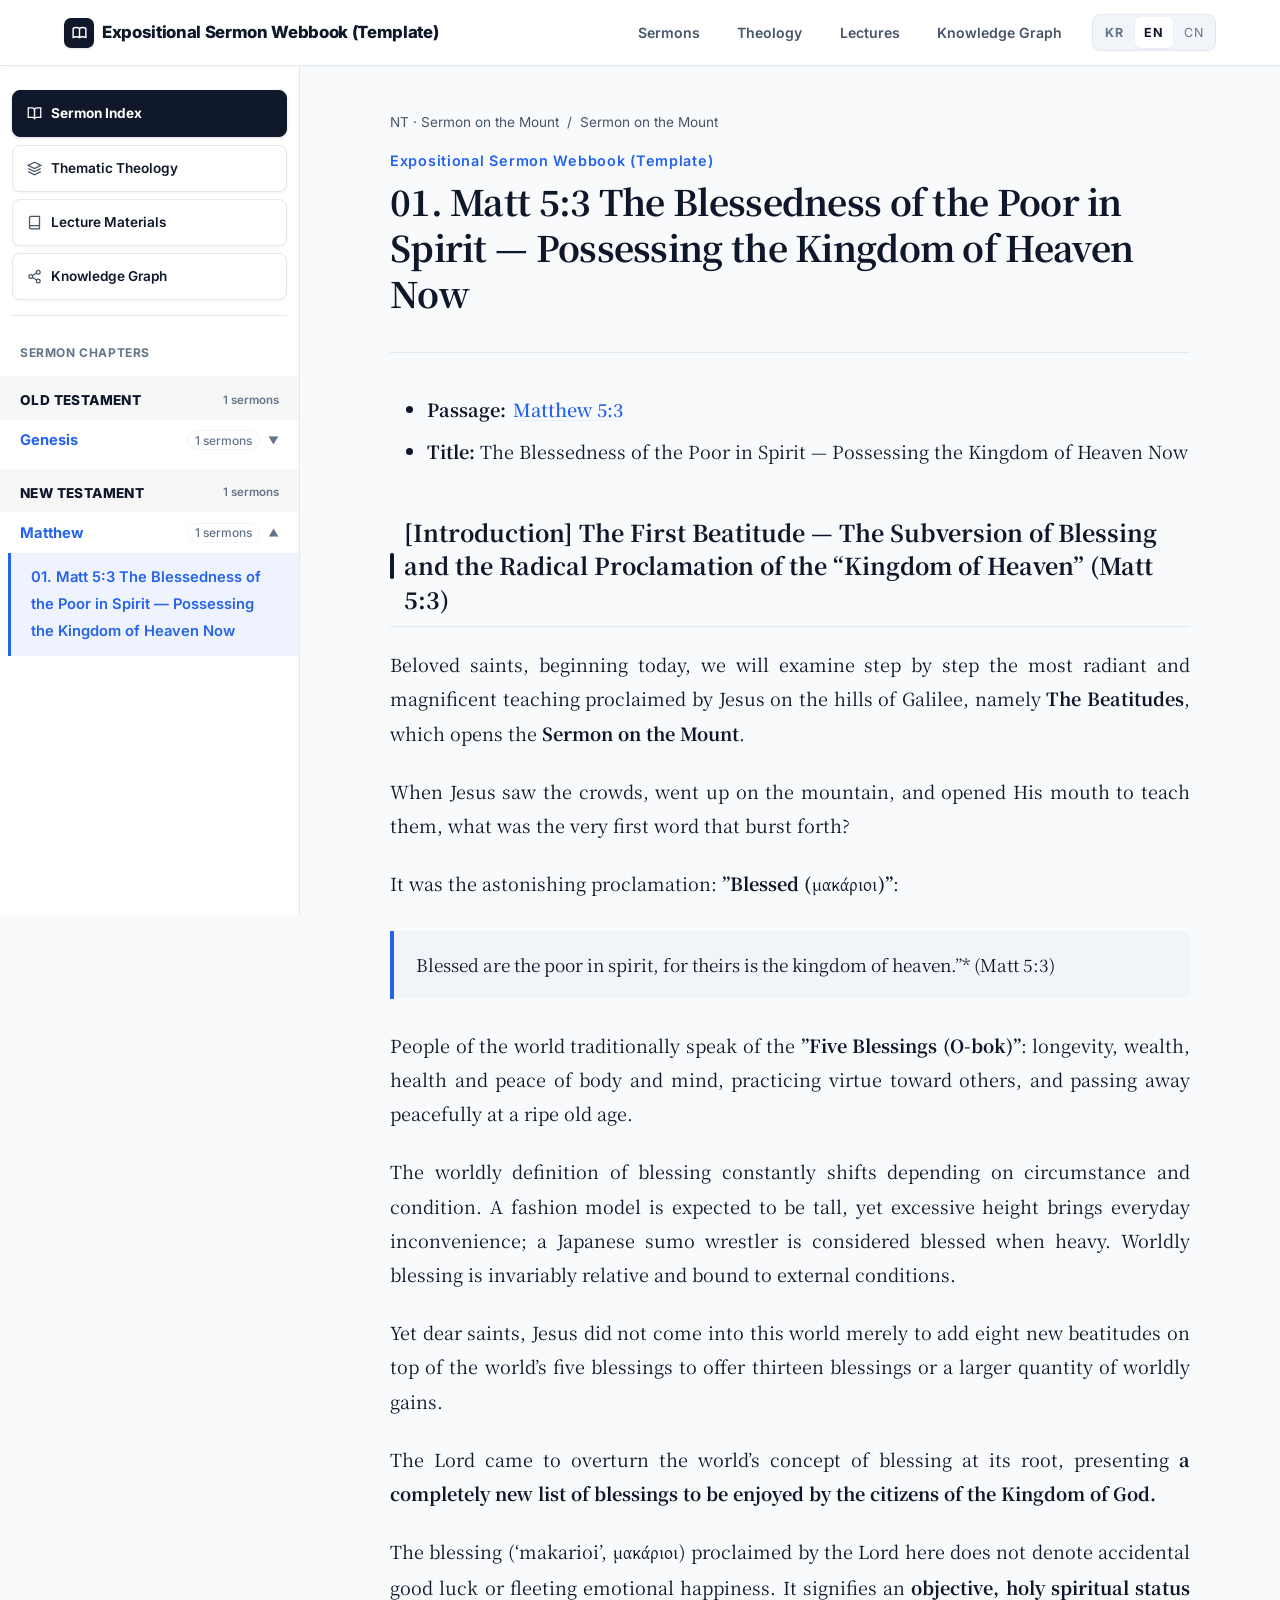
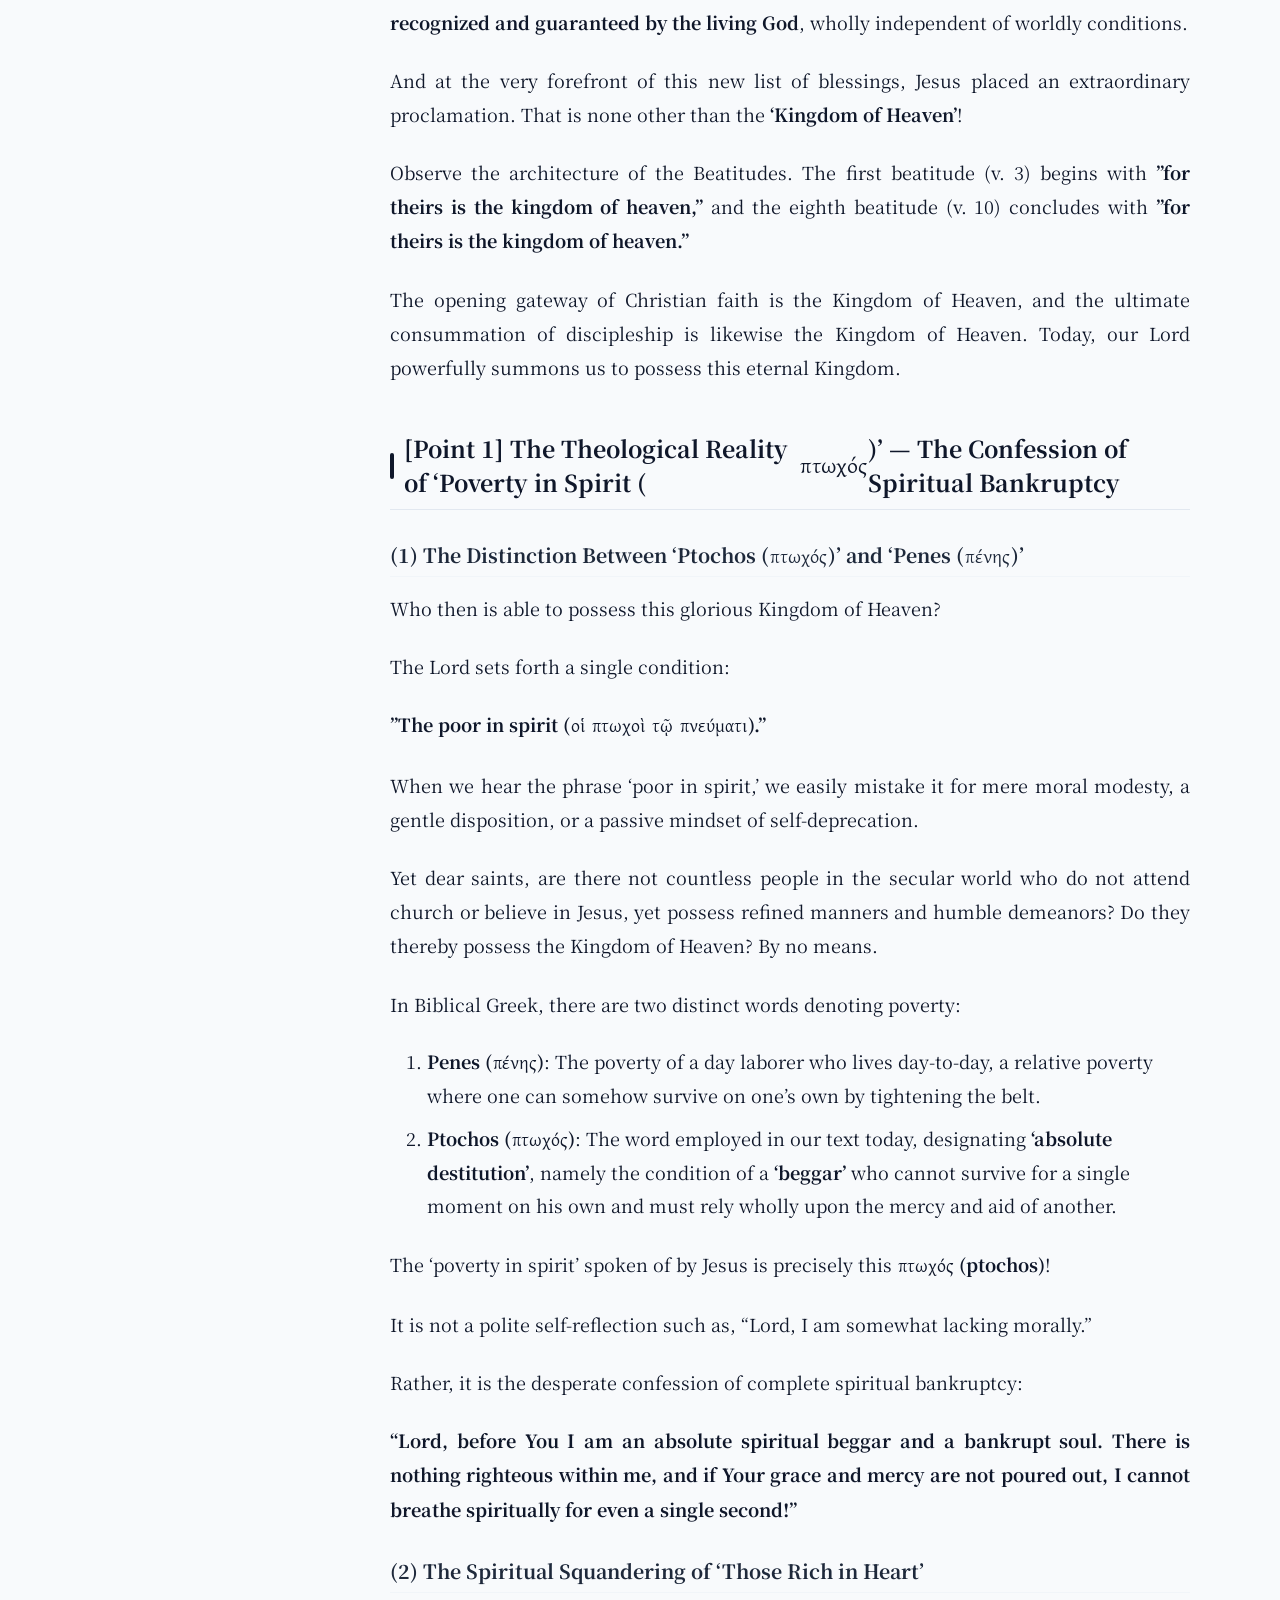
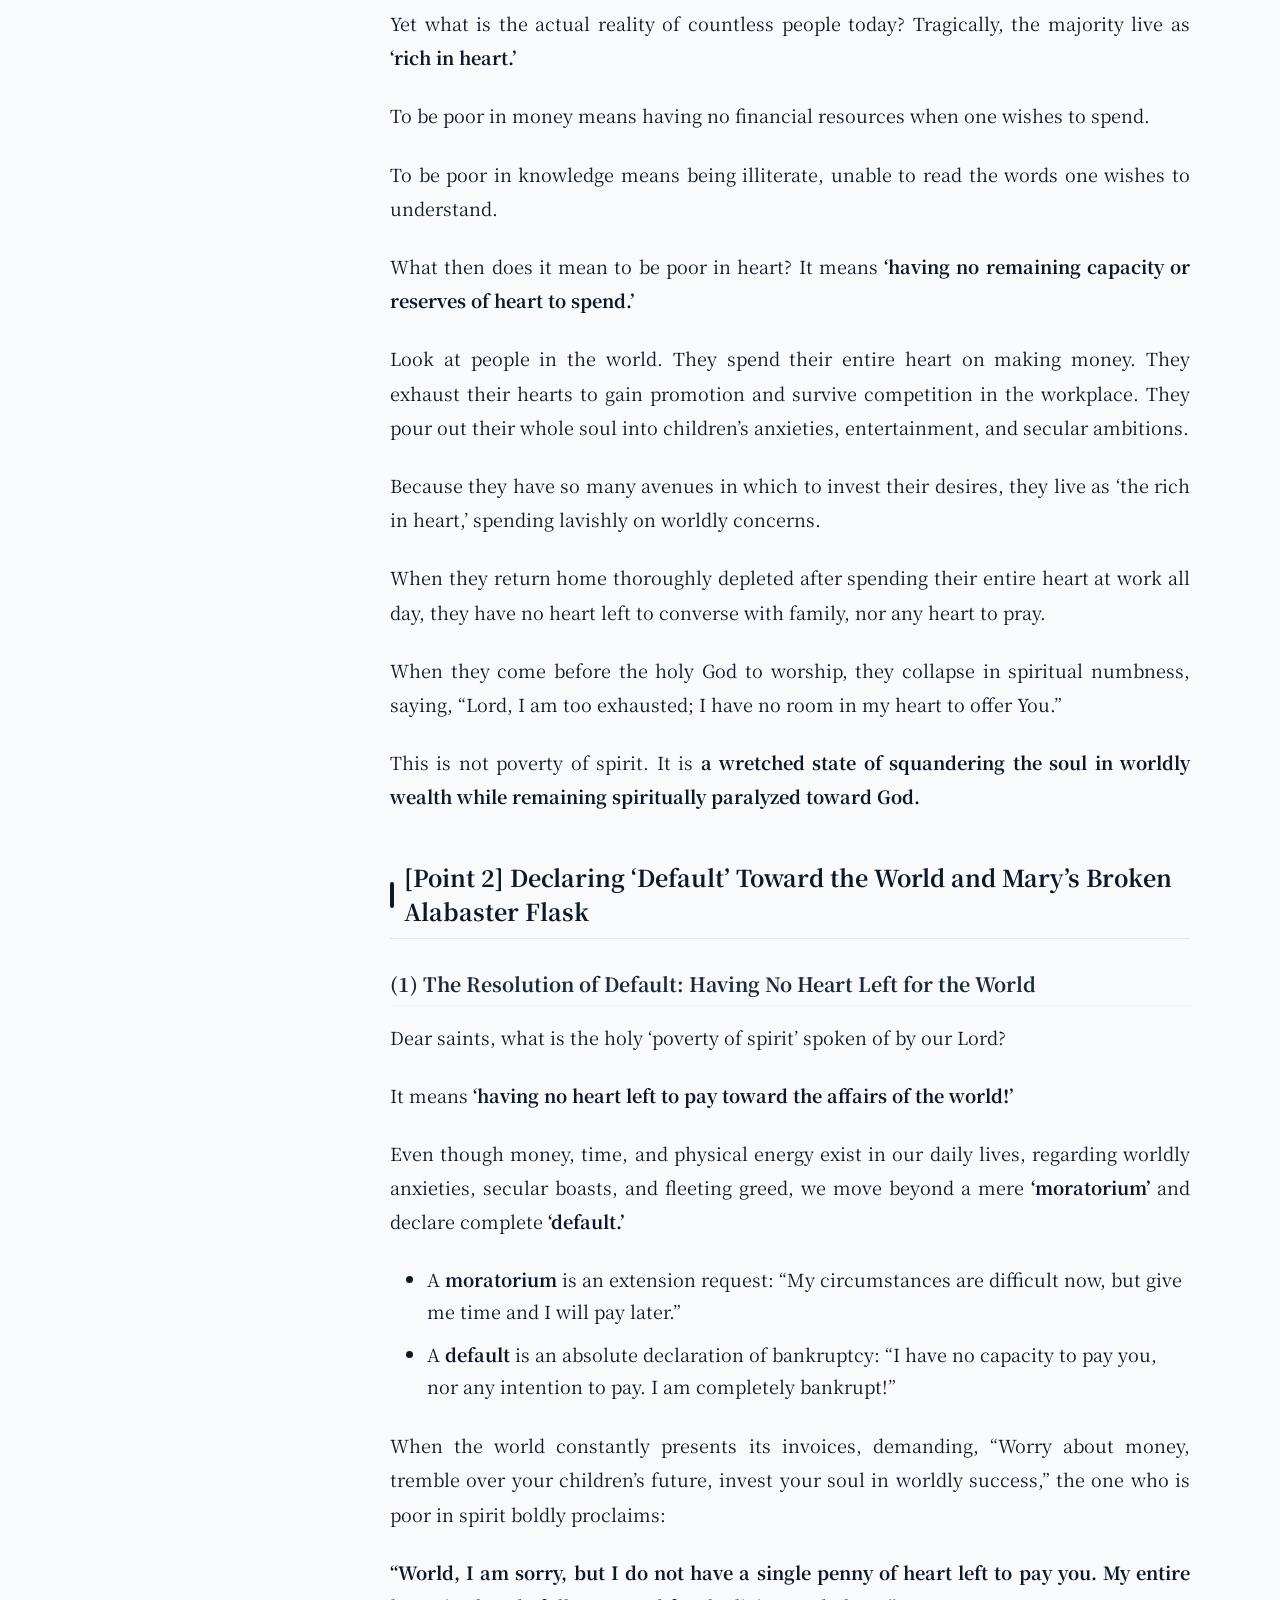
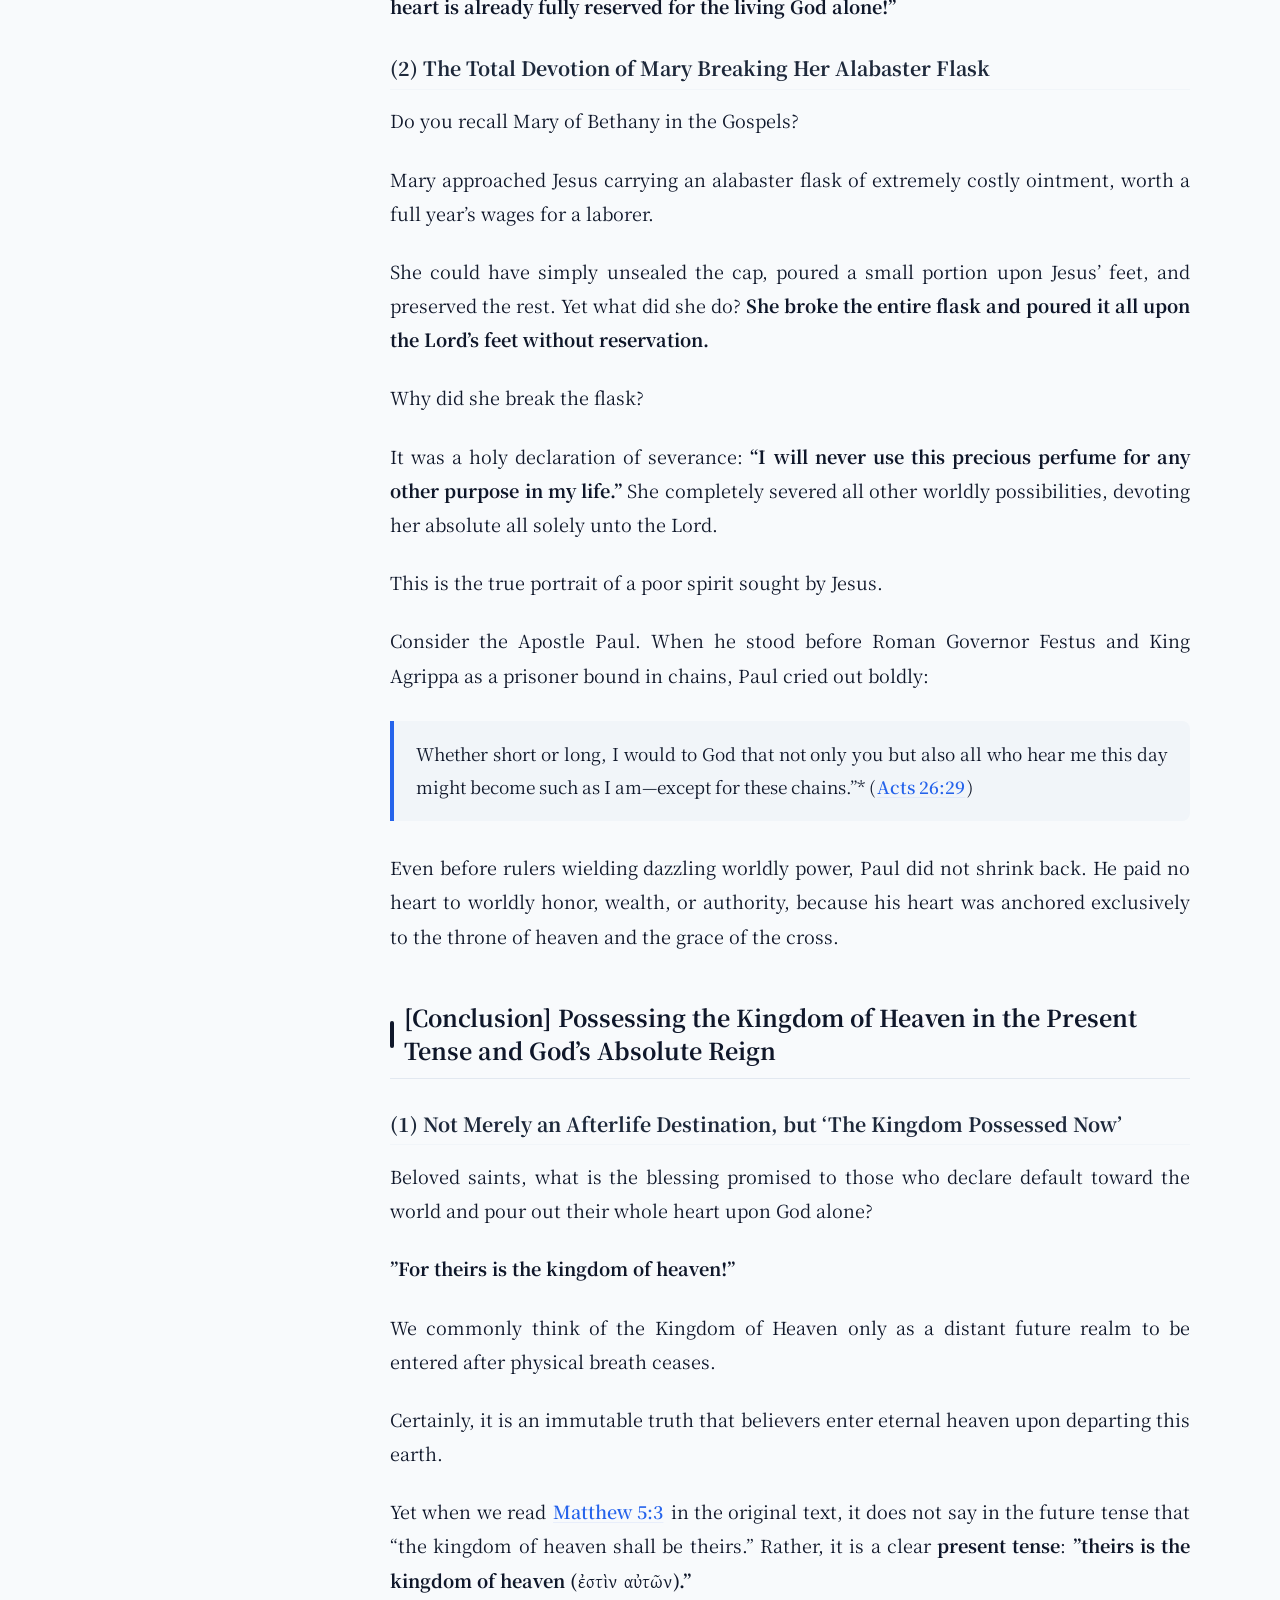
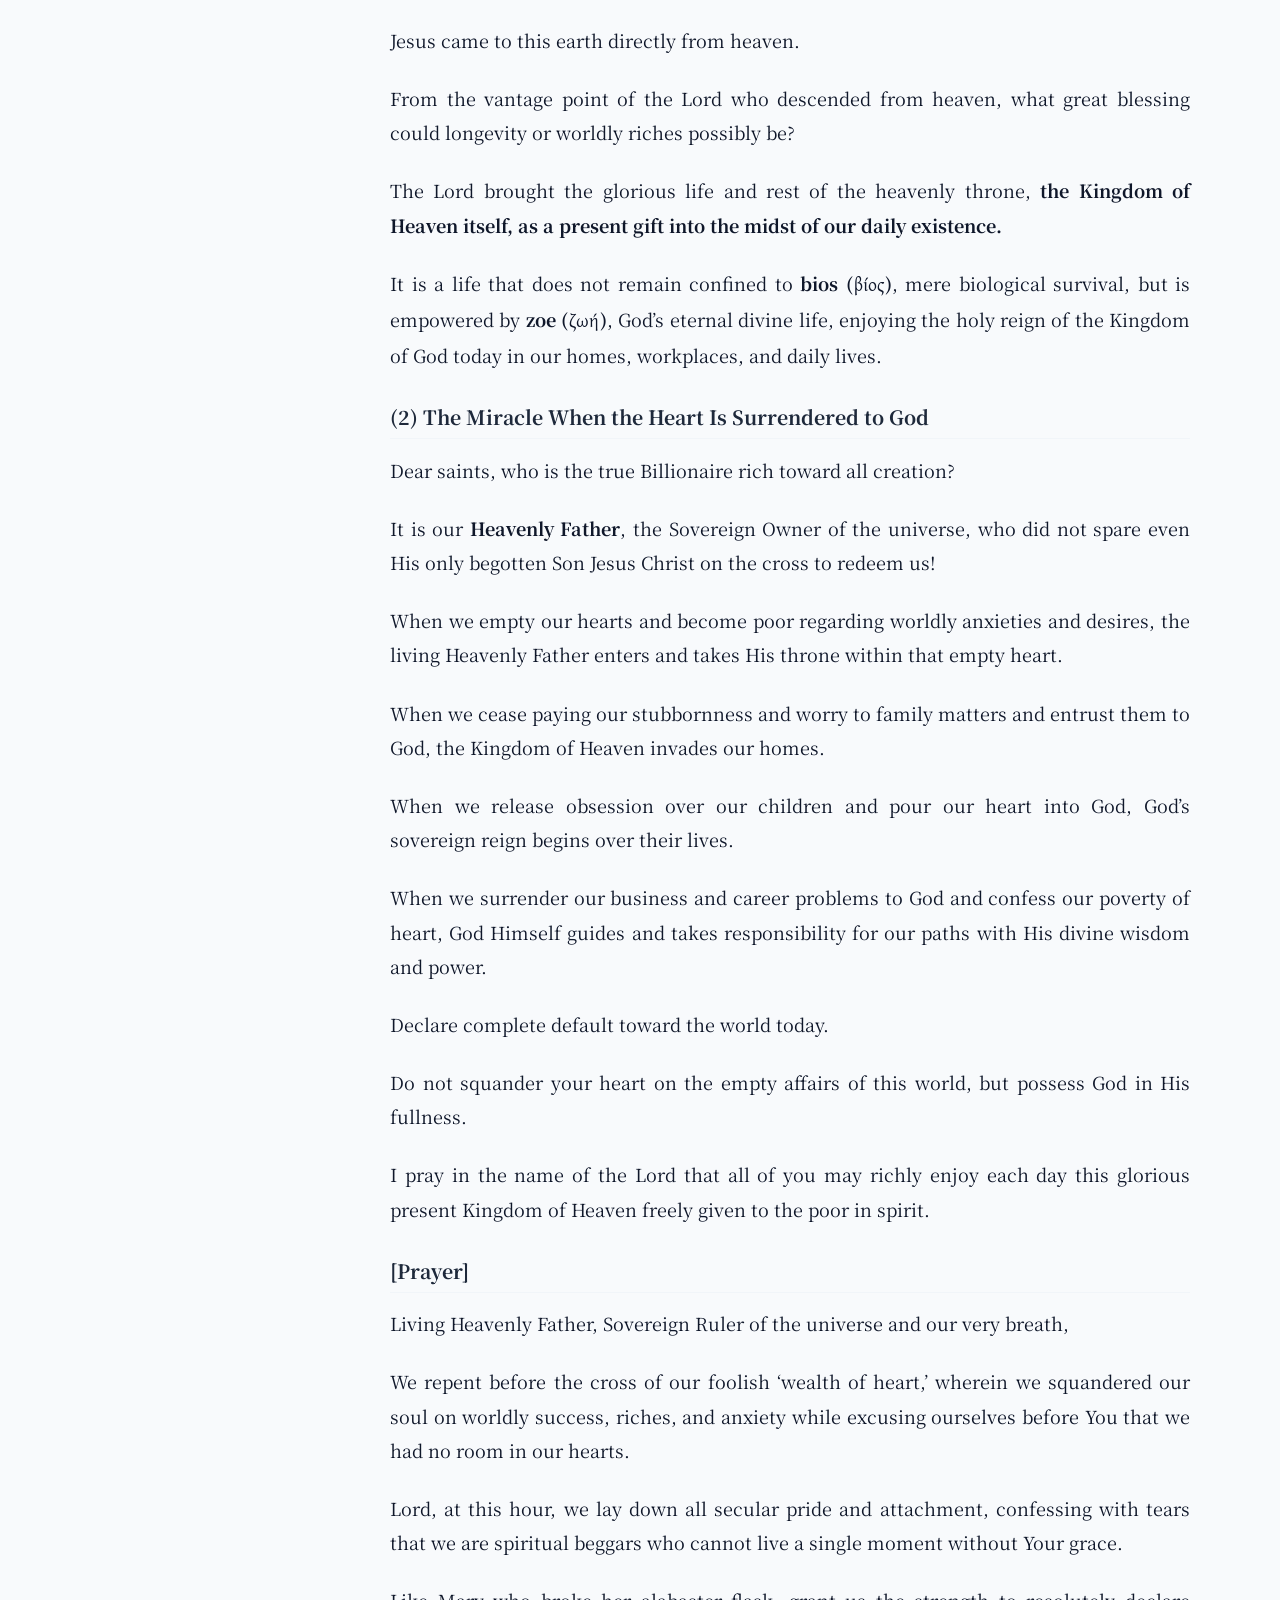
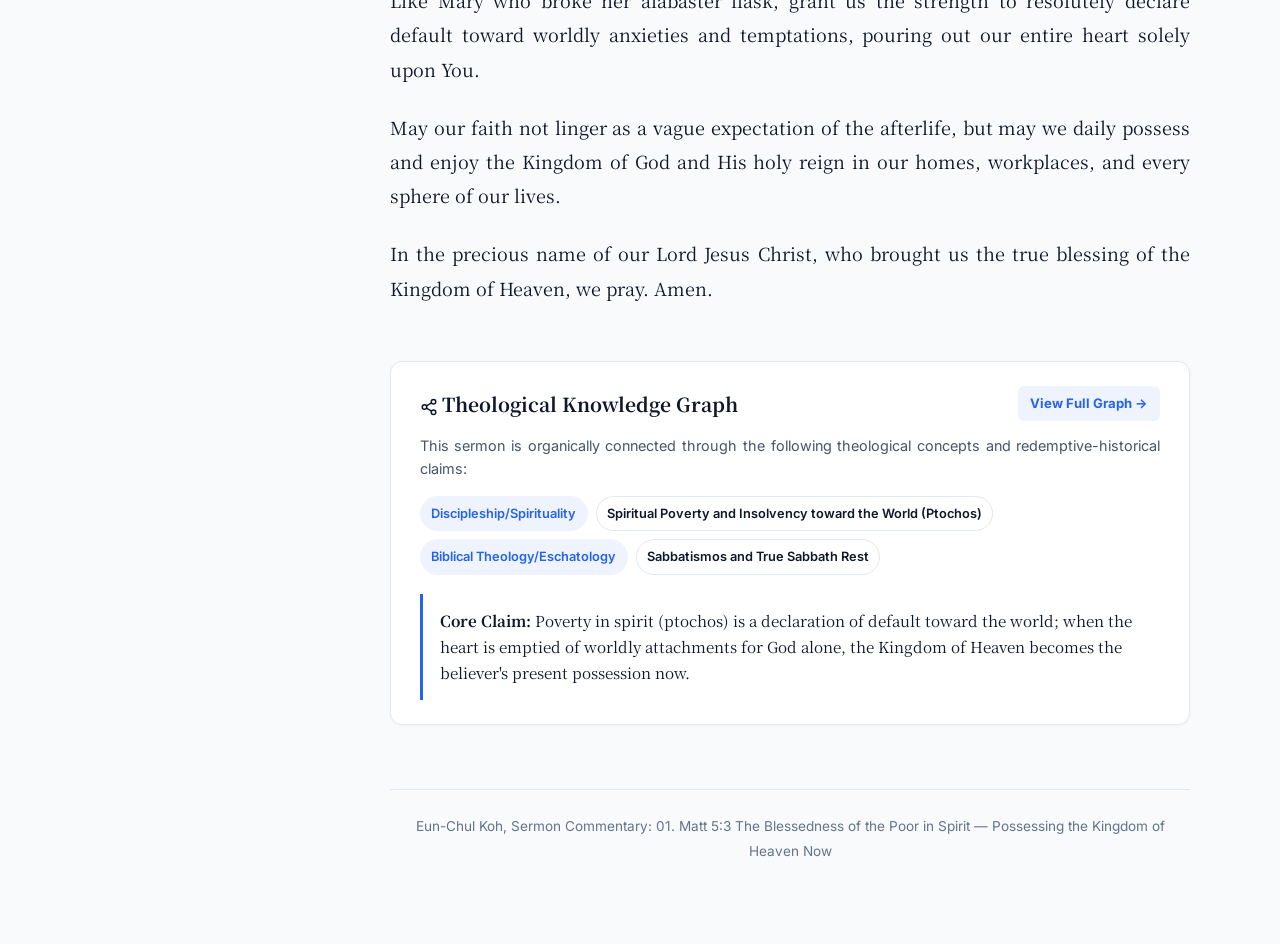
<file: site/en/matthew/s01-mat5-3.html>
<!DOCTYPE html>
<html lang="en" class="light">
<head>
<meta charset="UTF-8">
<meta name="viewport" content="width=device-width, initial-scale=1.0">
<title>01. Matt 5:3 The Blessedness of the Poor in Spirit — Possessing the Kingdom of Heaven Now — Expositional Sermon Webbook (Template)</title>
<link rel="stylesheet" href="../../assets/style.css">
</head>
<body>
<header class="top-header">
  <div class="top-header-inner">
    <a class="top-brand" href="../index.html">
      <span class="brand-title">Expositional Sermon Webbook (Template)</span>
    </a>
    <nav class="top-nav">
      <a class="top-nav-item" href="../index.html">Sermons</a>
      <a class="top-nav-item" href="../index.html#theology">Theology</a>
      <a class="top-nav-item" href="../lectures.html">Lectures</a>
      <a class="top-nav-item" href="../graph.html">Knowledge Graph</a>
      <div class="lang-toggle"><a class="lang-btn" href="../../matthew/s01-mat5-3.html">KR</a><span class="lang-btn active">EN</span><button type="button" class="lang-btn" id="cnTranslateBtn" title="中文翻译">CN</button></div>
    </nav>
  </div>
</header>
<button id="navToggle" class="nav-toggle" aria-label="Index">Index</button>
<div id="backdrop" class="backdrop" hidden></div>
<div class="app">
<aside class="sidebar" id="sidebar">
  <div class="side-nav" style="padding-top: 1.25rem;">
    <div class="sidebar-action-btns">
      <a class="sidebar-nav-btn active" href="../index.html"><svg width="15" height="15" viewBox="0 0 24 24" fill="none" stroke="currentColor" stroke-width="2" style="vertical-align:middle; display:inline-block; flex-shrink:0;"><path d="M2 3h6a4 4 0 0 1 4 4v14a3 3 0 0 0-3-3H2z"></path><path d="M22 3h-6a4 4 0 0 0-4 4v14a3 3 0 0 1 3-3h7z"></path></svg><span>Sermon Index</span></a>
      <a class="sidebar-nav-btn" href="../index.html#theology"><svg width="15" height="15" viewBox="0 0 24 24" fill="none" stroke="currentColor" stroke-width="2" style="vertical-align:middle; display:inline-block; flex-shrink:0;"><path d="M12 2L2 7l10 5 10-5-10-5z"></path><path d="M2 17l10 5 10-5"></path><path d="M2 12l10 5 10-5"></path></svg><span>Thematic Theology</span></a>
      <a class="sidebar-nav-btn" href="../lectures.html"><svg width="15" height="15" viewBox="0 0 24 24" fill="none" stroke="currentColor" stroke-width="2" style="vertical-align:middle; display:inline-block; flex-shrink:0;"><path d="M4 19.5A2.5 2.5 0 0 1 6.5 17H20"></path><path d="M6.5 2H20v20H6.5A2.5 2.5 0 0 1 4 19.5v-15A2.5 2.5 0 0 1 6.5 2z"></path></svg><span>Lecture Materials</span></a>
      <a class="sidebar-nav-btn" href="../graph.html"><svg width="15" height="15" viewBox="0 0 24 24" fill="none" stroke="currentColor" stroke-width="2" style="vertical-align:middle; display:inline-block; flex-shrink:0;"><circle cx="18" cy="5" r="3"></circle><circle cx="6" cy="12" r="3"></circle><circle cx="18" cy="19" r="3"></circle><line x1="8.59" y1="13.51" x2="15.42" y2="17.49"></line><line x1="15.41" y1="6.51" x2="8.59" y2="10.49"></line></svg><span>Knowledge Graph</span></a>
    </div>
    <div class="nav-group-title">Sermon Chapters</div>
    <div class="nav-category-header">
      <span class="cat-title">Old Testament</span>
      <span class="cat-count">1 sermons</span>
    </div>
    <div class="nav-chapter-group">
      <button class="nav-chapter-header" aria-expanded="false">
        <span class="ch-title">Genesis</span>
        <span class="ch-count">1 sermons</span>
        <span class="ch-arrow">▼</span>
      </button>
      <div class="nav-chapter-list">
        <a class="nav-item" href="../genesis/s01-gen6-5-9.html">
          <span>01. Gen 6:5-9 A Life That Pleases God</span>
        </a>
      </div>
    </div>
    <div class="nav-category-header">
      <span class="cat-title">New Testament</span>
      <span class="cat-count">1 sermons</span>
    </div>
    <div class="nav-chapter-group open">
      <button class="nav-chapter-header" aria-expanded="true">
        <span class="ch-title">Matthew</span>
        <span class="ch-count">1 sermons</span>
        <span class="ch-arrow">▼</span>
      </button>
      <div class="nav-chapter-list">
        <a class="nav-item active" href="../matthew/s01-mat5-3.html">
          <span>01. Matt 5:3 The Blessedness of the Poor in Spirit — Possessing the Kingdom of Heaven Now</span>
        </a>
      </div>
    </div>
  </div>
</aside>
<div class="main-col">
<div class="wrap">
  <header class="masthead">
    <nav class="breadcrumb"><span>NT · Sermon on the Mount</span><span class="sep">/</span><span>Sermon on the Mount</span></nav>
    <div class="bk">Expositional Sermon Webbook (Template)</div>
    <h1>01. Matt 5:3 The Blessedness of the Poor in Spirit — Possessing the Kingdom of Heaven Now</h1>
  </header>

  <main class="commentary" data-citation="Eun-Chul Koh, Sermon Commentary: 01. Matt 5:3 The Blessedness of the Poor in Spirit — Possessing the Kingdom of Heaven Now">

<ul>
<li><strong>Passage:</strong> <span class="ref has-rv" data-ref="마태복음 5:3" data-rv="[{&quot;v&quot;: 3, &quot;r&quot;: &quot;마태 5:3&quot;, &quot;t&quot;: &quot;심령이 가난한 자는 복이 있나니 천국이 그들의 것임이요&quot;}]">Matthew 5:3</span></li>
<li><strong>Title:</strong> The Blessedness of the Poor in Spirit — Possessing the Kingdom of Heaven Now</li>
</ul>
<h2>[Introduction] The First Beatitude — The Subversion of Blessing and the Radical Proclamation of the “Kingdom of Heaven” (Matt 5:3)</h2>
<p>Beloved saints, beginning today, we will examine step by step the most radiant and magnificent teaching proclaimed by Jesus on the hills of Galilee, namely <strong>The Beatitudes</strong>, which opens the <strong>Sermon on the Mount</strong>.</p>
<p>When Jesus saw the crowds, went up on the mountain, and opened His mouth to teach them, what was the very first word that burst forth?</p>
<p>It was the astonishing proclamation: <strong>”Blessed (<span class="greek">μακάριοι</span>)”</strong>:</p>
<blockquote><p>Blessed are the poor in spirit, for theirs is the kingdom of heaven.”* (Matt 5:3)</p></blockquote>
<p>People of the world traditionally speak of the <strong>”Five Blessings (O-bok)”</strong>: longevity, wealth, health and peace of body and mind, practicing virtue toward others, and passing away peacefully at a ripe old age.</p>
<p>The worldly definition of blessing constantly shifts depending on circumstance and condition. A fashion model is expected to be tall, yet excessive height brings everyday inconvenience; a Japanese sumo wrestler is considered blessed when heavy. Worldly blessing is invariably relative and bound to external conditions.</p>
<p>Yet dear saints, Jesus did not come into this world merely to add eight new beatitudes on top of the world’s five blessings to offer thirteen blessings or a larger quantity of worldly gains.</p>
<p>The Lord came to overturn the world’s concept of blessing at its root, presenting <strong>a completely new list of blessings to be enjoyed by the citizens of the Kingdom of God.</strong></p>
<p>The blessing (‘makarioi’, <span class="greek">μακάριοι</span>) proclaimed by the Lord here does not denote accidental good luck or fleeting emotional happiness. It signifies an <strong>objective, holy spiritual status recognized and guaranteed by the living God</strong>, wholly independent of worldly conditions.</p>
<p>And at the very forefront of this new list of blessings, Jesus placed an extraordinary proclamation. That is none other than the <strong>‘Kingdom of Heaven’</strong>!</p>
<p>Observe the architecture of the Beatitudes. The first beatitude (v. 3) begins with <strong>”for theirs is the kingdom of heaven,”</strong> and the eighth beatitude (v. 10) concludes with <strong>”for theirs is the kingdom of heaven.”</strong></p>
<p>The opening gateway of Christian faith is the Kingdom of Heaven, and the ultimate consummation of discipleship is likewise the Kingdom of Heaven. Today, our Lord powerfully summons us to possess this eternal Kingdom.</p>
<h2>[Point 1] The Theological Reality of ‘Poverty in Spirit (<span class="greek">πτωχός</span>)’ — The Confession of Spiritual Bankruptcy</h2>
<h3>(1) The Distinction Between ‘Ptochos (<span class="greek">πτωχός</span>)’ and ‘Penes (<span class="greek">πένης</span>)’</h3>
<p>Who then is able to possess this glorious Kingdom of Heaven?</p>
<p>The Lord sets forth a single condition:</p>
<p><strong>”The poor in spirit (<span class="greek">οἱ</span> <span class="greek">πτωχοὶ</span> <span class="greek">τῷ</span> <span class="greek">πνεύματι</span>).”</strong></p>
<p>When we hear the phrase ‘poor in spirit,’ we easily mistake it for mere moral modesty, a gentle disposition, or a passive mindset of self-deprecation.</p>
<p>Yet dear saints, are there not countless people in the secular world who do not attend church or believe in Jesus, yet possess refined manners and humble demeanors? Do they thereby possess the Kingdom of Heaven? By no means.</p>
<p>In Biblical Greek, there are two distinct words denoting poverty:</p>
<ol>
<li><strong>Penes (<span class="greek">πένης</span>)</strong>: The poverty of a day laborer who lives day-to-day, a relative poverty where one can somehow survive on one’s own by tightening the belt.</li>
<li><strong>Ptochos (<span class="greek">πτωχός</span>)</strong>: The word employed in our text today, designating <strong>‘absolute destitution’</strong>, namely the condition of a <strong>‘beggar’</strong> who cannot survive for a single moment on his own and must rely wholly upon the mercy and aid of another.</li>
</ol>
<p>The ‘poverty in spirit’ spoken of by Jesus is precisely this <strong><span class="greek">πτωχός</span> (ptochos)</strong>!</p>
<p>It is not a polite self-reflection such as, “Lord, I am somewhat lacking morally.”</p>
<p>Rather, it is the desperate confession of complete spiritual bankruptcy:</p>
<p><strong>“Lord, before You I am an absolute spiritual beggar and a bankrupt soul. There is nothing righteous within me, and if Your grace and mercy are not poured out, I cannot breathe spiritually for even a single second!”</strong></p>
<h3>(2) The Spiritual Squandering of ‘Those Rich in Heart’</h3>
<p>Yet what is the actual reality of countless people today? Tragically, the majority live as <strong>‘rich in heart.’</strong></p>
<p>To be poor in money means having no financial resources when one wishes to spend.</p>
<p>To be poor in knowledge means being illiterate, unable to read the words one wishes to understand.</p>
<p>What then does it mean to be poor in heart? It means <strong>‘having no remaining capacity or reserves of heart to spend.’</strong></p>
<p>Look at people in the world. They spend their entire heart on making money. They exhaust their hearts to gain promotion and survive competition in the workplace. They pour out their whole soul into children’s anxieties, entertainment, and secular ambitions.</p>
<p>Because they have so many avenues in which to invest their desires, they live as ‘the rich in heart,’ spending lavishly on worldly concerns.</p>
<p>When they return home thoroughly depleted after spending their entire heart at work all day, they have no heart left to converse with family, nor any heart to pray.</p>
<p>When they come before the holy God to worship, they collapse in spiritual numbness, saying, “Lord, I am too exhausted; I have no room in my heart to offer You.”</p>
<p>This is not poverty of spirit. It is <strong>a wretched state of squandering the soul in worldly wealth while remaining spiritually paralyzed toward God.</strong></p>
<h2>[Point 2] Declaring ‘Default’ Toward the World and Mary’s Broken Alabaster Flask</h2>
<h3>(1) The Resolution of Default: Having No Heart Left for the World</h3>
<p>Dear saints, what is the holy ‘poverty of spirit’ spoken of by our Lord?</p>
<p>It means <strong>‘having no heart left to pay toward the affairs of the world!’</strong></p>
<p>Even though money, time, and physical energy exist in our daily lives, regarding worldly anxieties, secular boasts, and fleeting greed, we move beyond a mere <strong>‘moratorium’</strong> and declare complete <strong>‘default.’</strong></p>
<ul>
<li>A <strong>moratorium</strong> is an extension request: “My circumstances are difficult now, but give me time and I will pay later.”</li>
<li>A <strong>default</strong> is an absolute declaration of bankruptcy: “I have no capacity to pay you, nor any intention to pay. I am completely bankrupt!”</li>
</ul>
<p>When the world constantly presents its invoices, demanding, “Worry about money, tremble over your children’s future, invest your soul in worldly success,” the one who is poor in spirit boldly proclaims:</p>
<p><strong>“World, I am sorry, but I do not have a single penny of heart left to pay you. My entire heart is already fully reserved for the living God alone!”</strong></p>
<h3>(2) The Total Devotion of Mary Breaking Her Alabaster Flask</h3>
<p>Do you recall Mary of Bethany in the Gospels?</p>
<p>Mary approached Jesus carrying an alabaster flask of extremely costly ointment, worth a full year’s wages for a laborer.</p>
<p>She could have simply unsealed the cap, poured a small portion upon Jesus’ feet, and preserved the rest. Yet what did she do? <strong>She broke the entire flask and poured it all upon the Lord’s feet without reservation.</strong></p>
<p>Why did she break the flask?</p>
<p>It was a holy declaration of severance: <strong>“I will never use this precious perfume for any other purpose in my life.”</strong> She completely severed all other worldly possibilities, devoting her absolute all solely unto the Lord.</p>
<p>This is the true portrait of a poor spirit sought by Jesus.</p>
<p>Consider the Apostle Paul. When he stood before Roman Governor Festus and King Agrippa as a prisoner bound in chains, Paul cried out boldly:</p>
<blockquote><p>Whether short or long, I would to God that not only you but also all who hear me this day might become such as I am—except for these chains.”* (<span class="ref has-rv" data-ref="사도행전 26:29" data-rv="[{&quot;v&quot;: 29, &quot;r&quot;: &quot;사도 26:29&quot;, &quot;t&quot;: &quot;바울이 이르되 말이 적으나 많으나 당신뿐만 아니라 오늘 내 말을 듣는 모든 사람도 다 이렇게 결박된 것 외에는 나와 같이 되기를 하나님께 원하나이다 하니라&quot;}]">Acts 26:29</span>)</p></blockquote>
<p>Even before rulers wielding dazzling worldly power, Paul did not shrink back. He paid no heart to worldly honor, wealth, or authority, because his heart was anchored exclusively to the throne of heaven and the grace of the cross.</p>
<h2>[Conclusion] Possessing the Kingdom of Heaven in the Present Tense and God’s Absolute Reign</h2>
<h3>(1) Not Merely an Afterlife Destination, but ‘The Kingdom Possessed Now’</h3>
<p>Beloved saints, what is the blessing promised to those who declare default toward the world and pour out their whole heart upon God alone?</p>
<p><strong>”For theirs is the kingdom of heaven!”</strong></p>
<p>We commonly think of the Kingdom of Heaven only as a distant future realm to be entered after physical breath ceases.</p>
<p>Certainly, it is an immutable truth that believers enter eternal heaven upon departing this earth.</p>
<p>Yet when we read <span class="ref has-rv" data-ref="마태복음 5:3" data-rv="[{&quot;v&quot;: 3, &quot;r&quot;: &quot;마태 5:3&quot;, &quot;t&quot;: &quot;심령이 가난한 자는 복이 있나니 천국이 그들의 것임이요&quot;}]">Matthew 5:3</span> in the original text, it does not say in the future tense that “the kingdom of heaven shall be theirs.” Rather, it is a clear <strong>present tense</strong>: <strong>”theirs is the kingdom of heaven (<span class="greek">ἐστὶν</span> <span class="greek">αὐτῶν</span>).”</strong></p>
<p>Jesus came to this earth directly from heaven.</p>
<p>From the vantage point of the Lord who descended from heaven, what great blessing could longevity or worldly riches possibly be?</p>
<p>The Lord brought the glorious life and rest of the heavenly throne, <strong>the Kingdom of Heaven itself, as a present gift into the midst of our daily existence.</strong></p>
<p>It is a life that does not remain confined to <strong>bios (<span class="greek">βίος</span>)</strong>, mere biological survival, but is empowered by <strong>zoe (<span class="greek">ζωή</span>)</strong>, God’s eternal divine life, enjoying the holy reign of the Kingdom of God today in our homes, workplaces, and daily lives.</p>
<h3>(2) The Miracle When the Heart Is Surrendered to God</h3>
<p>Dear saints, who is the true Billionaire rich toward all creation?</p>
<p>It is our <strong>Heavenly Father</strong>, the Sovereign Owner of the universe, who did not spare even His only begotten Son Jesus Christ on the cross to redeem us!</p>
<p>When we empty our hearts and become poor regarding worldly anxieties and desires, the living Heavenly Father enters and takes His throne within that empty heart.</p>
<p>When we cease paying our stubbornness and worry to family matters and entrust them to God, the Kingdom of Heaven invades our homes.</p>
<p>When we release obsession over our children and pour our heart into God, God’s sovereign reign begins over their lives.</p>
<p>When we surrender our business and career problems to God and confess our poverty of heart, God Himself guides and takes responsibility for our paths with His divine wisdom and power.</p>
<p>Declare complete default toward the world today.</p>
<p>Do not squander your heart on the empty affairs of this world, but possess God in His fullness.</p>
<p>I pray in the name of the Lord that all of you may richly enjoy each day this glorious present Kingdom of Heaven freely given to the poor in spirit.</p>
<h3>[Prayer]</h3>
<p>Living Heavenly Father, Sovereign Ruler of the universe and our very breath,</p>
<p>We repent before the cross of our foolish ‘wealth of heart,’ wherein we squandered our soul on worldly success, riches, and anxiety while excusing ourselves before You that we had no room in our hearts.</p>
<p>Lord, at this hour, we lay down all secular pride and attachment, confessing with tears that we are spiritual beggars who cannot live a single moment without Your grace.</p>
<p>Like Mary who broke her alabaster flask, grant us the strength to resolutely declare default toward worldly anxieties and temptations, pouring out our entire heart solely upon You.</p>
<p>May our faith not linger as a vague expectation of the afterlife, but may we daily possess and enjoy the Kingdom of God and His holy reign in our homes, workplaces, and every sphere of our lives.</p>
<p>In the precious name of our Lord Jesus Christ, who brought us the true blessing of the Kingdom of Heaven, we pray. Amen.</p>

    <div class="theology-graph-card">
      <div class="tg-header">
        <div class="tg-title-wrap">
          <span class="tg-title"><svg width="18" height="18" viewBox="0 0 24 24" fill="none" stroke="currentColor" stroke-width="2" style="vertical-align:middle; display:inline-block; margin-right:4px;"><circle cx="18" cy="5" r="3"></circle><circle cx="6" cy="12" r="3"></circle><circle cx="18" cy="19" r="3"></circle><line x1="8.59" y1="13.51" x2="15.42" y2="17.49"></line><line x1="15.41" y1="6.51" x2="8.59" y2="10.49"></line></svg>Theological Knowledge Graph</span>
        </div>
        <a href="../graph.html" class="tg-link-btn">View Full Graph &rarr;</a>
      </div>
      <p class="tg-desc">This sermon is organically connected through the following theological concepts and redemptive-historical claims:</p>
      <div class="tg-concepts">
        <span class="tg-badge cat">Discipleship/Spirituality</span><span class="tg-badge">Spiritual Poverty and Insolvency toward the World (Ptochos)</span><span class="tg-badge cat">Biblical Theology/Eschatology</span><span class="tg-badge">Sabbatismos and True Sabbath Rest</span>
      </div>
      <div class="tg-claim-box"><strong>Core Claim:</strong> Poverty in spirit (ptochos) is a declaration of default toward the world; when the heart is emptied of worldly attachments for God alone, the Kingdom of Heaven becomes the believer's present possession now.</div>
    </div>
    
  </main>

  <footer class="colophon">
    <p class="cite">Eun-Chul Koh, Sermon Commentary: 01. Matt 5:3 The Blessedness of the Poor in Spirit — Possessing the Kingdom of Heaven Now</p>
  </footer>
</div>
</div>
</div>
<div id="refpop" class="refpop" role="dialog" aria-label="ESV Scripture Reference" hidden></div>
<div id="toast" class="toast" hidden></div>
<script src="../../assets/app.js"></script>
</body>
</html>
</file>
<file: site/assets/style.css>
@import url('https://fonts.googleapis.com/css2?family=Inter:wght@400;500;600;700&display=swap');
@import url('https://fonts.googleapis.com/css2?family=Gentium+Plus:ital,wght@0,400;0,700;1,400&family=Noto+Serif+Hebrew:wght@400;600;700&family=Noto+Serif+KR:wght@300;400;600;700&family=Outfit:wght@400;500;600;700&display=swap');

:root {
  --bg-primary: #F8FAFC;
  --bg-secondary: #F1F5F9;
  --bg-surface: #ffffff;
  --bg-surface-blur: rgba(255, 255, 255, 0.95);
  --bg-sidebar: #FFFFFF;
  --border-color: #E2E8F0;
  --border-subtle: #F1F5F9;
  --text-primary: #0F172A;
  --text-secondary: #475569;
  --text-muted: #64748B;
  --accent-color: #2563EB;
  --accent-hover: #1D4ED8;
  --accent-soft: rgba(37, 99, 235, 0.08);
  --shadow-sm: 0 1px 3px rgba(0, 0, 0, 0.05);
  --shadow-md: 0 4px 12px rgba(0, 0, 0, 0.08);
  --font-serif: 'Noto Serif KR', 'Gentium Plus', 'SBL Greek', serif;
  --font-sans: 'Inter', 'Outfit', -apple-system, BlinkMacSystemFont, "Segoe UI", Roboto, sans-serif;
  --sidebar-width: 300px;
  --brand-brown: #0F172A;
  --brand-brown-hover: #2563EB;
}

/* Top Fixed Sticky Header Bar */
.top-header {
  position: sticky;
  top: 0;
  left: 0;
  right: 0;
  z-index: 1000;
  background: var(--bg-surface-blur);
  backdrop-filter: blur(12px);
  -webkit-backdrop-filter: blur(12px);
  border-bottom: 1px solid var(--border-color);
  box-shadow: 0 1px 3px rgba(0, 0, 0, 0.04);
}

.top-header-inner {
  max-width: 1200px;
  margin: 0 auto;
  padding: 0.75rem 1.5rem;
  display: flex;
  align-items: center;
  justify-content: space-between;
}

.top-brand {
  font-family: var(--font-sans);
  font-weight: 800;
  font-size: 1.05rem;
  color: #0F172A;
  text-decoration: none;
  letter-spacing: -0.02em;
  transition: all 0.25s ease;
  display: inline-flex;
  align-items: center;
}

.top-brand::before {
  content: "";
  display: inline-block;
  width: 30px;
  height: 30px;
  margin-right: 8px;
  background-color: #0F172A;
  background-image: url("data:image/svg+xml,%3Csvg xmlns='http://www.w3.org/2000/svg' fill='none' stroke='white' stroke-width='2' viewBox='0 0 24 24'%3E%3Cpath stroke-linecap='round' stroke-linejoin='round' d='M12 6.253v13m0-13C10.832 5.477 9.246 5 7.5 5S4.168 5.477 3 6.253v13C4.168 18.477 5.754 18 7.5 18s3.332.477 4.5 1.253m0-13C13.168 5.477 14.754 5 16.5 5c1.747 0 3.332.477 4.5 1.253v13C19.832 18.477 18.247 18 16.5 18c-1.746 0-3.332.477-4.5 1.253'/%3E%3C/svg%3E");
  background-position: center;
  background-repeat: no-repeat;
  background-size: 17px 17px;
  border-radius: 7px;
  box-shadow: 0 1px 2px rgba(0, 0, 0, 0.1);
  flex-shrink: 0;
}

.top-brand:hover {
  color: var(--brand-brown-hover);
  transform: translateY(-1px);
  text-shadow: 0 2px 10px rgba(37, 99, 235, 0.2);
}

.top-nav {
  display: flex;
  align-items: center;
  gap: 0.5rem;
}

.top-nav-item {
  font-family: var(--font-sans);
  font-size: 0.88rem;
  font-weight: 600;
  color: var(--text-secondary);
  text-decoration: none;
  padding: 0.42rem 0.85rem;
  border-radius: 8px;
  border: 1px solid transparent;
  transition: all 0.2s cubic-bezier(0.4, 0, 0.2, 1);
}

.top-nav-item:hover {
  color: var(--brand-brown);
  background: rgba(15, 23, 42, 0.04);
  border-color: rgba(15, 23, 42, 0.08);
}

.top-nav-item.active {
  color: #FFFFFF !important;
  background: #0F172A !important;
  border-color: #0F172A !important;
  font-weight: 700;
  box-shadow: 0 1px 2px rgba(0, 0, 0, 0.05);
}

/* Language Toggle */
.lang-toggle {
  display: inline-flex;
  align-items: center;
  background: #F1F5F9;
  border: 1px solid #E2E8F0;
  border-radius: 8px;
  padding: 2px;
  gap: 2px;
  margin-left: 0.5rem;
  font-family: var(--font-sans);
  font-size: 0.78rem;
  font-weight: 700;
}

.lang-btn {
  padding: 0.25rem 0.6rem;
  color: #64748B;
  text-decoration: none;
  background: transparent;
  border-radius: 6px;
  border: none !important;
  transition: all 0.2s ease;
  letter-spacing: 0.04em;
  cursor: pointer;
  display: inline-block;
  font-family: inherit;
  font-size: inherit;
  line-height: inherit;
}

.lang-btn + .lang-btn {
  border-left: none;
}

.lang-btn:hover {
  color: var(--brand-brown);
  background: var(--accent-soft);
  text-decoration: none;
}

.lang-btn.active {
  color: #0F172A !important;
  background: #FFFFFF !important;
  font-weight: 700 !important;
  box-shadow: 0 1px 2px rgba(0, 0, 0, 0.06) !important;
}

.lang-btn.cn-active {
  color: #0F172A !important;
  background: #FFFFFF !important;
  font-weight: 700 !important;
  box-shadow: 0 1px 2px rgba(0, 0, 0, 0.06) !important;
}

/* Index Category Nav Tabs */
.index-nav-tabs {
  display: flex;
  align-items: center;
  gap: 0.5rem;
  margin: 1.5rem 0 2rem;
  padding: 0.35rem;
  background: var(--bg-secondary);
  border: 1px solid var(--border-color);
  border-radius: 10px;
  overflow-x: auto;
  scrollbar-width: none;
}

.index-nav-tabs::-webkit-scrollbar {
  display: none;
}

.index-tab-btn {
  display: inline-flex;
  align-items: center;
  gap: 0.5rem;
  padding: 0.6rem 1.15rem;
  border: none;
  background: transparent;
  color: var(--text-secondary);
  font-family: var(--font-sans);
  font-size: 0.92rem;
  font-weight: 600;
  border-radius: 8px;
  cursor: pointer;
  transition: all 0.2s ease;
  white-space: nowrap;
}

.index-tab-btn:hover {
  color: var(--brand-brown);
  background: rgba(15, 23, 42, 0.04);
}

.index-tab-btn.active {
  color: #ffffff;
  background: var(--brand-brown);
  box-shadow: var(--shadow-sm);
  font-weight: 700;
}

.index-tab-btn .tab-count {
  font-size: 0.75rem;
  padding: 0.15rem 0.5rem;
  border-radius: 20px;
  background: rgba(0, 0, 0, 0.08);
  color: inherit;
}

.index-tab-btn.active .tab-count {
  background: rgba(255, 255, 255, 0.25);
  color: #ffffff;
}

.index-category-block.tab-hidden {
  display: none !important;
}

/* Google Translate Clean Integration */
.goog-te-banner-frame.skiptranslate,
.goog-te-banner-frame {
  display: none !important;
}

body {
  top: 0px !important;
}

#goog-gt-tt,
.goog-te-balloon-frame {
  display: none !important;
}

.goog-text-highlight {
  background: transparent !important;
  box-shadow: none !important;
}

/* Button & Link Styles (No Underline) */
.btn, a.btn, .side-nav a.btn {
  display: inline-flex;
  align-items: center;
  gap: 0.5rem;
  padding: 0.55rem 1rem;
  border-radius: 6px;
  background: var(--accent-color);
  color: #ffffff !important;
  text-decoration: none !important;
  font-family: var(--font-sans);
  font-size: 0.85rem;
  font-weight: 600;
  border: none !important;
  cursor: pointer;
  transition: all 0.2s ease;
  box-shadow: var(--shadow-sm);
}

.btn:hover, a.btn:hover, .side-nav a.btn:hover {
  background: #1E293B;
  color: #ffffff !important;
  text-decoration: none !important;
}

* {
  box-sizing: border-box;
  margin: 0;
  padding: 0;
}

body {
  font-family: var(--font-serif);
  background-color: var(--bg-primary);
  color: var(--text-primary);
  line-height: 1.85;
  word-break: keep-all;
  overflow-x: hidden;
  transition: background-color 0.3s ease, color 0.3s ease;
}

/* App Layout */
.app {
  display: flex;
  min-height: calc(100vh - 3.2rem);
}

/* Sidebar Toggle (Mobile) */
.nav-toggle {
  position: fixed;
  top: 1rem;
  left: 1rem;
  z-index: 1100;
  background: var(--bg-surface);
  color: var(--text-primary);
  border: 1px solid var(--border-color);
  width: 42px;
  height: 42px;
  border-radius: 8px;
  font-size: 1.2rem;
  cursor: pointer;
  box-shadow: var(--shadow-sm);
  display: none;
  align-items: center;
  justify-content: center;
}

.backdrop {
  position: fixed;
  inset: 0;
  background: rgba(0, 0, 0, 0.5);
  z-index: 1050;
  backdrop-filter: blur(2px);
}

/* Sidebar */
.sidebar {
  width: var(--sidebar-width);
  background-color: var(--bg-sidebar);
  border-right: 1px solid var(--border-color);
  display: flex;
  flex-direction: column;
  height: calc(100vh - 3.2rem);
  position: sticky;
  top: 3.2rem;
  overflow-y: auto;
  z-index: 500;
  font-family: var(--font-sans);
  transition: transform 0.3s ease;
}

.side-head {
  padding: 1.5rem 1.25rem;
  border-bottom: 1px solid var(--border-color);
}

.side-title {
  font-size: 1.25rem;
  font-weight: 700;
  color: var(--brand-brown);
  text-decoration: none;
  display: block;
  transition: all 0.25s ease;
}

.side-title:hover {
  color: var(--brand-brown-hover);
  transform: translateX(3px);
}

.side-sub {
  font-size: 0.85rem;
  color: var(--text-secondary);
  margin-top: 0.25rem;
}

.side-nav {
  padding: 1rem 0;
  flex: 1;
}

.nav-group-title {
  padding: 0.5rem 1.25rem 0.25rem 1.25rem;
  font-size: 0.75rem;
  font-weight: 700;
  text-transform: uppercase;
  letter-spacing: 0.05em;
  color: var(--text-muted);
}

.nav-category-header {
  padding: 0.75rem 1.25rem 0.35rem 1.25rem;
  margin-top: 0.5rem;
  display: flex;
  align-items: center;
  justify-content: space-between;
  border-bottom: 1px solid var(--border-subtle);
  background-color: rgba(15, 23, 42, 0.03);
}

.nav-category-header .cat-title {
  font-size: 0.85rem;
  font-weight: 800;
  color: var(--brand-brown);
  letter-spacing: 0.03em;
  text-transform: uppercase;
}

.nav-category-header .cat-count {
  font-size: 0.72rem;
  font-weight: 600;
  color: var(--text-muted);
}

.nav-item {
  display: flex;
  align-items: center;
  padding: 0.65rem 1.25rem;
  color: var(--text-primary);
  text-decoration: none;
  font-size: 0.92rem;
  border-left: 3px solid transparent;
  transition: all 0.2s ease;
}

.nav-item:hover {
  background-color: var(--accent-soft);
  color: var(--accent-color);
}

.nav-item.active {
  background-color: var(--accent-soft);
  color: var(--accent-color);
  border-left-color: var(--accent-color);
  font-weight: 600;
}

/* Chapter Accordion Navigation (Sidebar) */
.nav-chapter-group {
  margin-bottom: 0.25rem;
}

.nav-chapter-header {
  width: 100%;
  display: flex;
  align-items: center;
  justify-content: space-between;
  padding: 0.65rem 1.25rem;
  background: transparent;
  border: none;
  color: var(--text-primary);
  font-family: var(--font-sans);
  font-size: 0.92rem;
  font-weight: 700;
  cursor: pointer;
  text-align: left;
  transition: background-color 0.2s ease;
}

.nav-chapter-header:hover {
  background-color: var(--bg-secondary);
}

.nav-chapter-header .ch-title {
  color: var(--accent-color);
  display: flex;
  align-items: center;
  gap: 0.35rem;
}

.nav-chapter-header .ch-count {
  font-size: 0.75rem;
  font-weight: 500;
  color: var(--text-muted);
  background: var(--bg-surface);
  padding: 0.1rem 0.45rem;
  border-radius: 10px;
  border: 1px solid var(--border-subtle);
  margin-left: auto;
  margin-right: 0.5rem;
}

.nav-chapter-header .ch-arrow {
  font-size: 0.65rem;
  color: var(--text-muted);
  transition: transform 0.2s ease;
}

.nav-chapter-group.open .nav-chapter-header .ch-arrow {
  transform: rotate(180deg);
}

.nav-chapter-list {
  display: none;
  padding-left: 0.5rem;
}

.nav-chapter-group.open .nav-chapter-list {
  display: block;
}

/* Index Category Block */
.index-category-block {
  margin-bottom: 3.5rem;
  background: var(--bg-surface);
  border: 1px solid var(--border-color);
  border-radius: 12px;
  padding: 1.75rem 1.5rem 1.25rem 1.5rem;
  box-shadow: var(--shadow-sm);
}

.index-category-header {
  display: flex;
  align-items: center;
  justify-content: space-between;
  padding-bottom: 0.85rem;
  margin-bottom: 1.5rem;
  border-bottom: 2px solid var(--brand-brown);
}

.index-category-title {
  font-size: 1.45rem;
  font-weight: 800;
  color: var(--brand-brown);
  margin: 0;
  display: flex;
  align-items: center;
  gap: 0.5rem;
}

.index-category-meta {
  font-size: 0.88rem;
  font-weight: 600;
  color: var(--text-muted);
}

.index-chapter-section {
  margin-bottom: 2.25rem;
}

.index-chapter-section:last-child {
  margin-bottom: 0.5rem;
}

.chapter-heading {
  width: 100%;
  background: transparent;
  border: none;
  border-bottom: 2px solid var(--accent-soft);
  padding: 0 0 0.75rem 0;
  margin-bottom: 1.25rem;
  display: flex;
  align-items: center;
  justify-content: space-between;
  font-family: var(--font-sans);
  cursor: pointer;
  text-align: left;
  transition: border-color 0.2s ease;
}

.chapter-heading:hover {
  border-bottom-color: var(--accent-color);
}

.ch-heading-left {
  display: flex;
  align-items: baseline;
  gap: 0.75rem;
}

.chapter-heading .ch-badge {
  font-size: 1.4rem;
  font-weight: 700;
  color: var(--accent-color);
}

.chapter-heading .ch-meta {
  font-size: 0.85rem;
  color: var(--text-secondary);
  font-weight: 500;
}

.ch-toggle-label {
  font-size: 0.82rem;
  font-weight: 600;
  color: var(--accent-color);
  background: var(--accent-soft);
  padding: 0.25rem 0.65rem;
  border-radius: 6px;
  display: inline-flex;
  align-items: center;
  gap: 0.35rem;
  transition: all 0.2s ease;
}

.chapter-heading:hover .ch-toggle-label {
  background: var(--accent-color);
  color: #ffffff;
}

.ch-toggle-arrow {
  font-size: 0.7rem;
  transition: transform 0.2s ease;
}

.index-chapter-section:not(.open) .chapter-card-grid {
  display: none;
}

.index-chapter-section:not(.open) .chapter-heading {
  margin-bottom: 0;
}

.chapter-card-grid {
  display: grid;
  grid-template-columns: repeat(auto-fill, minmax(320px, 1fr));
  gap: 1.25rem;
}

.sermon-card {
  background: var(--bg-surface);
  padding: 1.5rem;
  border-radius: 12px;
  border: 1px solid var(--border-color);
  box-shadow: var(--shadow-sm);
  display: flex;
  flex-direction: column;
  justify-content: space-between;
  transition: all 0.2s ease;
}

.sermon-card:hover {
  transform: translateY(-2px);
  box-shadow: var(--shadow-md);
  border-color: var(--accent-color);
}

.sermon-card .card-passage {
  font-size: 0.85rem;
  color: var(--accent-color);
  font-weight: 700;
  font-family: var(--font-sans);
  margin-bottom: 0.35rem;
}

.sermon-card .card-title {
  font-size: 1.2rem;
  font-weight: 700;
  line-height: 1.4;
  margin-bottom: 1.25rem;
}

.sermon-card .card-title a {
  color: var(--brand-brown);
  text-decoration: none;
  transition: color 0.2s ease;
}

.sermon-card .card-title a:hover {
  color: var(--brand-brown-hover);
}

.sermon-card .card-btn {
  align-self: flex-start;
}

.side-foot {
  padding: 1rem 1.25rem;
  border-top: 1px solid var(--border-color);
  font-size: 0.8rem;
  color: var(--text-muted);
}

/* Main Content Area */
.main-col {
  flex: 1;
  display: flex;
  flex-direction: column;
  align-items: center;
  padding: 2.75rem 1.5rem 5rem;
  min-width: 0;
}

.wrap {
  width: 100%;
  max-width: 800px;
}

/* Header & Breadcrumb */
.masthead {
  margin-bottom: 2.5rem;
  padding-bottom: 1.5rem;
  border-bottom: 1px solid var(--border-color);
}

.breadcrumb {
  font-family: var(--font-sans);
  font-size: 0.85rem;
  color: var(--text-secondary);
  display: flex;
  align-items: center;
  gap: 0.5rem;
  margin-bottom: 0.75rem;
}

.breadcrumb i {
  font-style: normal;
  color: var(--text-muted);
}

.bk {
  font-family: var(--font-sans);
  font-size: 0.9rem;
  font-weight: 600;
  color: var(--accent-color);
  letter-spacing: 0.05em;
  margin-bottom: 0.25rem;
}

h1 {
  font-size: 2.2rem;
  font-weight: 700;
  color: var(--brand-brown);
  letter-spacing: -0.02em;
  line-height: 1.3;
  margin-bottom: 0.75rem;
  transition: color 0.3s ease, text-shadow 0.3s ease;
}

h1:hover {
  color: #0F172A;
  text-shadow: none;
}

.byline {
  font-size: 0.95rem;
  color: var(--text-secondary);
  margin-bottom: 1.25rem;
}

/* Toolbar */
.toolbar {
  display: flex;
  align-items: center;
  justify-content: space-between;
  gap: 0.75rem;
  font-family: var(--font-sans);
  margin-top: 1rem;
}

.pagebadge {
  background: var(--bg-secondary);
  color: var(--text-secondary);
  padding: 0.35rem 0.75rem;
  border-radius: 6px;
  font-size: 0.82rem;
  font-weight: 500;
  border: 1px solid var(--border-subtle);
}

.action-btns {
  display: flex;
  gap: 0.5rem;
}

.btn {
  background: var(--bg-surface);
  color: var(--text-primary);
  border: 1px solid var(--border-color);
  padding: 0.4rem 0.85rem;
  border-radius: 6px;
  font-family: var(--font-sans);
  font-size: 0.85rem;
  font-weight: 500;
  cursor: pointer;
  transition: all 0.2s ease;
  display: inline-flex;
  align-items: center;
  gap: 0.35rem;
}

.btn:hover {
  background: var(--accent-soft);
  color: var(--accent-color);
  border-color: var(--accent-color);
}

/* Scripture Passage Box (Top of Commentary) */
.scripture-box {
  background-color: var(--bg-secondary);
  border: 1px solid var(--border-color);
  border-radius: 10px;
  padding: 1.25rem 1.5rem;
  margin-bottom: 2.5rem;
  box-shadow: var(--shadow-sm);
  font-family: var(--font-serif);
}

.scripture-box .sb-header {
  display: flex;
  justify-content: space-between;
  align-items: center;
  margin-bottom: 0.85rem;
  padding-bottom: 0.5rem;
  border-bottom: 1px solid var(--border-subtle);
  font-family: var(--font-sans);
}

.scripture-box .sb-title {
  font-weight: 700;
  font-size: 0.95rem;
  color: var(--accent-color);
  display: flex;
  align-items: center;
  gap: 0.35rem;
}

.scripture-box .sb-ref {
  font-size: 0.82rem;
  color: var(--text-secondary);
  font-weight: 500;
  background: var(--bg-surface);
  padding: 0.2rem 0.55rem;
  border-radius: 6px;
  border: 1px solid var(--border-subtle);
}

.scripture-box .sb-body,
.scripture-box p {
  font-size: 1.05rem;
  line-height: 1.8;
  color: var(--text-primary);
  text-align: left;
}

.scripture-box .sb-verse {
  margin-bottom: 0.5rem;
  text-align: left;
}

.scripture-box .sb-verse:last-child {
  margin-bottom: 0;
}

.scripture-box .v-num {
  font-family: var(--font-sans);
  font-weight: 700;
  font-size: 0.8rem;
  color: var(--accent-color);
  margin-right: 0.3rem;
  top: -0.2em;
}

/* Article Commentary Content */
.commentary {
  font-size: 1.125rem;
  color: var(--text-primary);
  line-height: 1.85;
}

.commentary h2 {
  font-family: var(--font-serif);
  font-size: 1.45rem;
  font-weight: 700;
  color: #0F172A;
  margin: 3rem 0 1.25rem;
  padding-bottom: 0.6rem;
  border-bottom: 1px solid #E2E8F0;
  line-height: 1.45;
  display: flex;
  align-items: center;
}

.commentary h2::before {
  content: "";
  display: inline-block;
  width: 4px;
  height: 1.15em;
  background: #0F172A;
  border-radius: 2px;
  margin-right: 0.65rem;
  flex-shrink: 0;
}

.commentary h2:first-child {
  margin-top: 0;
}

.commentary h3 {
  font-family: var(--font-serif);
  font-size: 1.22rem;
  font-weight: 700;
  color: #1E293B;
  margin: 2rem 0 0.85rem;
  padding-bottom: 0.4rem;
  border-bottom: 1px solid #F1F5F9;
  line-height: 1.4;
  display: block;
}

.commentary h4 {
  font-family: var(--font-serif);
  font-size: 1.15rem;
  font-weight: 700;
  color: var(--text-primary);
  margin: 1.8rem 0 0.8rem;
  display: block;
}

.commentary h2 .ref.has-rv, .commentary h3 .ref.has-rv {
  font-size: inherit;
  font-weight: 600;
  color: var(--accent-color);
  text-decoration: underline;
  text-decoration-color: var(--accent-soft);
  text-underline-offset: 3px;
}

.commentary h2 .greek, .commentary h3 .greek,
.commentary h2 .hebrew, .commentary h3 .hebrew,
.commentary h2 .orig-term, .commentary h3 .orig-term {
  font-size: 0.95em;
  font-weight: 400;
}

.orig-term {
  font-family: var(--font-serif);
  font-style: normal;
  padding: 0 1px;
}

.commentary p {
  margin-bottom: 1.5rem;
  text-align: justify;
  line-height: 1.9;
}

.commentary blockquote {
  margin: 1.8rem 0;
  padding: 1.1rem 1.4rem;
  background-color: var(--bg-secondary);
  border-left: 4px solid var(--accent-color);
  border-radius: 0 8px 8px 0;
  font-family: var(--font-serif);
  font-size: 1.08rem;
  line-height: 1.85;
  color: var(--text-primary);
}

.commentary blockquote p {
  margin-bottom: 0.75rem;
}

.commentary blockquote p:last-child {
  margin-bottom: 0;
}

.commentary .prayer-box {
  margin: 2.5rem 0 1.5rem;
  padding: 1.4rem 1.6rem;
  background: linear-gradient(135deg, rgba(37, 99, 235, 0.03) 0%, rgba(15, 23, 42, 0.04) 100%);
  border: 1px solid var(--border-color);
  border-left: 5px solid var(--brand-brown);
  border-radius: 10px;
  box-shadow: var(--shadow-sm);
}

.commentary .prayer-box .prayer-label {
  font-family: var(--font-sans);
  font-size: 0.88rem;
  font-weight: 700;
  color: var(--accent-color);
  margin-bottom: 0.75rem;
  display: flex;
  align-items: center;
  gap: 0.4rem;
  text-transform: uppercase;
  letter-spacing: 0.05em;
}

.commentary .prayer-box blockquote {
  margin: 0;
  padding: 0;
  background: transparent;
  border-left: none;
  border-radius: 0;
  font-style: normal;
  font-size: 1.05rem;
  line-height: 1.9;
}

.commentary code {
  font-family: 'Outfit', 'Menlo', 'Monaco', 'Courier New', monospace;
  font-size: 0.9em;
  background-color: var(--accent-soft);
  color: var(--accent-color);
  padding: 0.15rem 0.45rem;
  border-radius: 4px;
  border: 1px solid rgba(37, 99, 235, 0.2);
}

.commentary ul, .commentary ol {
  margin: 1.2rem 0 1.6rem 1.8rem;
  padding-left: 0.5rem;
}

.commentary li {
  margin-bottom: 0.65rem;
  line-height: 1.8;
}

/* Greek & Hebrew Typography (Google WebFonts 100% Embedded) */
.greek {
  font-family: 'Gentium Plus', 'SBL Greek', 'Noto Serif KR', serif;
  font-feature-settings: "kern" 1, "liga" 1;
  text-rendering: optimizeLegibility;
  font-weight: 400;
  padding: 0 1px;
}

.hebrew {
  font-family: 'Noto Serif Hebrew', 'SBL Hebrew', 'Gentium Plus', serif;
  direction: rtl;
  unicode-bidi: isolate;
  font-weight: 400;
  padding: 0 1px;
}

/* Scripture Refpop Links */
.ref.has-rv {
  color: var(--accent-color);
  font-weight: 600;
  text-decoration: underline;
  text-decoration-color: var(--accent-soft);
  text-underline-offset: 3px;
  cursor: pointer;
  padding: 0 2px;
  border-radius: 3px;
  transition: all 0.2s ease;
}

.ref.has-rv:hover, .ref.has-rv:focus {
  background-color: var(--accent-soft);
  color: var(--accent-hover);
}

/* Refpop Card Popup */
.refpop {
  position: fixed;
  z-index: 1500;
  width: 320px;
  max-width: 90vw;
  background: var(--bg-surface);
  border: 1px solid var(--border-color);
  border-radius: 10px;
  box-shadow: var(--shadow-md);
  padding: 0.85rem 1rem;
  font-family: var(--font-sans);
  font-size: 0.88rem;
  line-height: 1.6;
  animation: fadeIn 0.15s ease;
}

.refpop .rv-h {
  display: flex;
  justify-content: space-between;
  align-items: center;
  margin-bottom: 0.6rem;
  padding-bottom: 0.4rem;
  border-bottom: 1px solid var(--border-subtle);
}

.refpop .rv-ref {
  font-weight: 700;
  color: var(--accent-color);
  font-size: 0.9rem;
}

.refpop .rv-src {
  font-size: 0.75rem;
  background: var(--accent-soft);
  color: var(--accent-color);
  padding: 0.15rem 0.45rem;
  border-radius: 4px;
  font-weight: 600;
}

.refpop .rv-list {
  list-style: none;
  margin: 0;
  padding: 0;
  max-height: 240px;
  overflow-y: auto;
}

.refpop .rv-list li {
  display: flex;
  gap: 0.5rem;
  margin-bottom: 0.4rem;
  font-family: var(--font-serif);
  font-size: 0.92rem;
}

.refpop .rv-n {
  font-family: var(--font-sans);
  font-weight: 700;
  font-size: 0.78rem;
  color: var(--accent-color);
  white-space: nowrap;
  margin-top: 0.15rem;
}

.refpop .rv-t {
  color: var(--text-primary);
}

/* Footer Colophon */
.colophon {
  margin-top: 4rem;
  padding-top: 1.5rem;
  border-top: 1px solid var(--border-color);
  font-family: var(--font-sans);
  font-size: 0.85rem;
  color: var(--text-muted);
  text-align: center;
}

/* Toast */
.toast {
  position: fixed;
  bottom: 2rem;
  left: 50%;
  transform: translateX(-50%);
  background: var(--text-primary);
  color: var(--bg-primary);
  padding: 0.6rem 1.25rem;
  border-radius: 8px;
  font-family: var(--font-sans);
  font-size: 0.88rem;
  font-weight: 500;
  box-shadow: var(--shadow-md);
  z-index: 2000;
  animation: fadeIn 0.2s ease;
}

@keyframes fadeIn {
  from { opacity: 0; transform: translate(-50%, 10px); }
  to { opacity: 1; transform: translate(-50%, 0); }
}

/* Sidebar Action Buttons (성경 강해 목차 / 강의 자료실 / 실시간 지식 그래프) */
.sidebar-action-btns {
  display: flex;
  flex-direction: column;
  gap: 0.45rem;
  margin: 0.25rem 0.75rem 1.1rem;
  padding-bottom: 0.95rem;
  border-bottom: 1px solid var(--border-color);
}

.sidebar-nav-btn {
  display: flex;
  align-items: center;
  gap: 0.6rem;
  padding: 0.62rem 0.85rem;
  background: var(--bg-surface);
  color: var(--text-primary);
  font-family: var(--font-sans);
  font-size: 0.85rem;
  font-weight: 600;
  border: 1px solid var(--border-color);
  border-radius: 8px;
  text-decoration: none;
  box-shadow: var(--shadow-sm);
  transition: all 0.2s cubic-bezier(0.4, 0, 0.2, 1);
}

.sidebar-nav-btn svg {
  flex-shrink: 0;
  stroke: var(--text-secondary);
  transition: stroke 0.2s ease;
}

.sidebar-nav-btn:hover {
  background: rgba(15, 23, 42, 0.04);
  border-color: var(--brand-brown);
  color: var(--brand-brown);
  transform: translateY(-1px);
  box-shadow: 0 2px 6px rgba(15, 23, 42, 0.08);
}

.sidebar-nav-btn:hover svg {
  stroke: var(--brand-brown);
}

.sidebar-nav-btn.active {
  background: #0F172A !important;
  color: #ffffff !important;
  border-color: #0F172A !important;
  font-weight: 700;
  box-shadow: 0 1px 3px rgba(15, 23, 42, 0.15);
}

.sidebar-nav-btn.active svg {
  stroke: #ffffff !important;
}

/* Sermon Page Theology Knowledge Graph Card */
.theology-graph-card {
  margin: 3.5rem 0 2rem;
  padding: 1.5rem 1.8rem;
  background: #FFFFFF;
  border: 1px solid #E2E8F0;
  border-radius: 12px;
  box-shadow: 0 1px 3px rgba(0, 0, 0, 0.04);
}

.theology-graph-card .tg-header {
  display: flex;
  align-items: center;
  justify-content: space-between;
  margin-bottom: 0.8rem;
  flex-wrap: wrap;
  gap: 0.5rem;
}

.theology-graph-card .tg-title-wrap {
  display: flex;
  align-items: center;
  gap: 0.5rem;
}

.theology-graph-card .tg-title {
  font-family: var(--font-serif);
  font-size: 1.2rem;
  font-weight: 700;
  color: var(--brand-brown);
}

.theology-graph-card .tg-link-btn {
  display: inline-flex;
  align-items: center;
  gap: 0.35rem;
  font-family: var(--font-sans);
  font-size: 0.82rem;
  font-weight: 700;
  color: var(--accent-color);
  background: var(--accent-soft);
  padding: 0.35rem 0.75rem;
  border-radius: 6px;
  text-decoration: none;
  transition: all 0.2s ease;
}

.theology-graph-card .tg-link-btn:hover {
  background: var(--accent-color);
  color: #ffffff;
}

.theology-graph-card .tg-desc {
  font-family: var(--font-sans);
  font-size: 0.9rem;
  color: var(--text-secondary);
  margin-bottom: 1rem;
  line-height: 1.6;
}

.theology-graph-card .tg-concepts {
  display: flex;
  flex-wrap: wrap;
  gap: 0.5rem;
  margin-bottom: 1.2rem;
}

.theology-graph-card .tg-badge {
  display: inline-flex;
  align-items: center;
  gap: 0.35rem;
  padding: 0.3rem 0.65rem;
  background: var(--bg-surface);
  border: 1px solid var(--border-color);
  border-radius: 20px;
  font-family: var(--font-sans);
  font-size: 0.8rem;
  font-weight: 600;
  color: var(--text-primary);
}

.theology-graph-card .tg-badge.cat {
  background: var(--accent-soft);
  color: var(--accent-color);
  border-color: transparent;
}

.theology-graph-card .tg-claim-box {
  padding: 0.9rem 1.1rem;
  background: var(--bg-surface);
  border-left: 3px solid var(--accent-color);
  border-radius: 0 8px 8px 0;
  font-family: var(--font-serif);
  font-size: 0.95rem;
  line-height: 1.7;
  color: var(--text-primary);
}

/* Landing Graph Banner / Embed */
.landing-graph-box {
  margin: 2.5rem 0 3rem;
  padding: 1.5rem;
  background: var(--bg-surface);
  border: 1px solid var(--border-color);
  border-radius: 12px;
  box-shadow: var(--shadow-sm);
}

.landing-graph-box .lgb-header {
  display: flex;
  justify-content: space-between;
  align-items: center;
  margin-bottom: 1rem;
  flex-wrap: wrap;
  gap: 0.5rem;
}

.landing-graph-box .lgb-title {
  font-family: var(--font-serif);
  font-size: 1.3rem;
  font-weight: 700;
  color: var(--brand-brown);
  display: flex;
  align-items: center;
  gap: 0.5rem;
}

/* Semantic Related Sermons Block */
.semantic-related-box {
  margin-top: 3.5rem;
  padding: 1.5rem 1.75rem;
  background: var(--bg-surface);
  border: 1px solid var(--border-color);
  border-radius: 12px;
  box-shadow: var(--shadow-sm);
}

.srb-title {
  font-family: var(--font-sans);
  font-size: 1.05rem;
  font-weight: 700;
  color: var(--accent-color);
  margin-bottom: 1.25rem;
  padding-bottom: 0.5rem;
  border-bottom: 2px solid var(--accent-soft);
}

.srb-grid {
  display: grid;
  grid-template-columns: repeat(auto-fill, minmax(280px, 1fr));
  gap: 1.25rem;
}

.srb-card {
  display: block;
  padding: 1.1rem;
  background: var(--bg-primary);
  border: 1px solid var(--border-subtle);
  border-radius: 8px;
  text-decoration: none !important;
  transition: all 0.2s ease;
}

.srb-card:hover {
  border-color: var(--accent-color);
  transform: translateY(-2px);
  box-shadow: var(--shadow-sm);
}

.srb-badge {
  display: inline-block;
  font-size: 0.72rem;
  font-weight: 700;
  color: var(--accent-color);
  background: var(--accent-soft);
  padding: 0.15rem 0.55rem;
  border-radius: 4px;
  margin-bottom: 0.5rem;
}

.srb-card-title {
  font-family: var(--font-sans);
  font-size: 0.98rem;
  font-weight: 700;
  color: var(--text-primary);
  margin-bottom: 0.4rem;
  line-height: 1.4;
}

.srb-rationale {
  font-family: var(--font-sans);
  font-size: 0.82rem;
  color: var(--text-secondary);
  line-height: 1.45;
}

/* Edge Label in Interactive Graph */
.edge-label {
  font-family: var(--font-sans);
  font-size: 0.68rem;
  font-weight: 600;
  fill: var(--accent-color);
  pointer-events: none;
}

/* Main Index 2-Column Dual Layout */
.index-dual-layout {
  display: grid;
  grid-template-columns: 1fr 440px;
  gap: 2.25rem;
  align-items: start;
}

.main-graph-panel {
  position: sticky;
  top: 4.5rem;
  background: var(--bg-surface);
  border: 1px solid var(--border-color);
  border-radius: 12px;
  padding: 1.25rem;
  box-shadow: var(--shadow-sm);
}

.mg-head {
  display: flex;
  align-items: center;
  justify-content: space-between;
  margin-bottom: 0.85rem;
  padding-bottom: 0.5rem;
  border-bottom: 1px solid var(--border-subtle);
  font-family: var(--font-sans);
}

.mg-title {
  font-weight: 700;
  font-size: 0.95rem;
  color: var(--accent-color);
}

.mg-link {
  font-size: 0.8rem;
  font-weight: 600;
  color: var(--accent-color);
  text-decoration: none !important;
}

.mg-link:hover {
  text-decoration: underline !important;
}

.main-graph-box {
  height: 520px !important;
}

/* Graph Stats Badge Row */
.graph-stats {
  display: flex;
  align-items: center;
  flex-wrap: wrap;
  gap: 0.6rem;
  margin-top: 0.85rem;
  font-family: var(--font-sans);
}

.gs-pill {
  display: inline-block;
  font-size: 0.75rem;
  font-weight: 700;
  color: var(--accent-color);
  background: var(--accent-soft);
  padding: 0.2rem 0.65rem;
  border-radius: 20px;
  letter-spacing: 0.01em;
}

.gs-evolve {
  font-size: 0.78rem;
  font-weight: 600;
  color: var(--text-secondary);
  font-style: normal;
}

/* Landing Graph Container */
.landing-graph-container {
  width: 100%;
  height: 680px;
  background: var(--bg-surface);
  border: 1px solid var(--border-color);
  border-radius: 12px;
  position: relative;
  overflow: hidden;
  box-shadow: var(--shadow-sm);
}

#landingGraphSvg {
  width: 100%;
  height: 100%;
}

.landing-graph-controls {
  position: absolute;
  bottom: 1rem;
  right: 1rem;
  display: flex;
  gap: 0.5rem;
  z-index: 10;
}

/* Lecture Materials Cards & Grid */
.lecture-grid {
  display: grid;
  grid-template-columns: repeat(auto-fill, minmax(320px, 1fr));
  gap: 1.25rem;
  margin-top: 1rem;
}

.lecture-card {
  background: var(--bg-surface);
  border: 1px solid var(--border-color);
  border-radius: 12px;
  padding: 1.35rem 1.5rem;
  display: flex;
  flex-direction: column;
  transition: all 0.25s ease;
  box-shadow: var(--shadow-sm);
}

.lecture-card:hover {
  transform: translateY(-2px);
  border-color: rgba(37, 99, 235, 0.35);
  box-shadow: var(--shadow-md);
}

.lc-top {
  display: flex;
  align-items: center;
  justify-content: space-between;
  margin-bottom: 0.75rem;
}

.lc-badge {
  font-family: var(--font-sans);
  font-size: 0.75rem;
  font-weight: 700;
  color: var(--accent-color);
  background: var(--accent-soft);
  padding: 0.2rem 0.65rem;
  border-radius: 20px;
  letter-spacing: 0.02em;
}

.lc-title {
  font-family: var(--font-sans);
  font-size: 1.12rem;
  font-weight: 700;
  color: var(--brand-brown);
  margin-bottom: 0.5rem;
  line-height: 1.4;
}

.lc-desc {
  font-family: var(--font-serif);
  font-size: 0.92rem;
  color: var(--text-secondary);
  line-height: 1.65;
  margin-bottom: 1rem;
  flex-grow: 1;
}

.lc-topics {
  border-top: 1px solid var(--border-subtle);
  padding-top: 0.75rem;
  margin-top: auto;
}

.lc-topics-title {
  font-family: var(--font-sans);
  font-size: 0.75rem;
  font-weight: 700;
  color: var(--text-muted);
  text-transform: uppercase;
  margin-bottom: 0.4rem;
}

.lc-chips-wrap {
  display: flex;
  flex-wrap: wrap;
  gap: 0.35rem;
}

.lecture-chip {
  font-family: var(--font-sans);
  font-size: 0.75rem;
  font-weight: 500;
  background: var(--bg-primary);
  border: 1px solid var(--border-subtle);
  color: var(--text-secondary);
  padding: 0.2rem 0.55rem;
  border-radius: 6px;
  text-decoration: none;
  display: inline-block;
  transition: all 0.2s ease;
}

.lecture-chip.lc-chip-link:hover {
  background: var(--accent-color);
  color: #ffffff;
  border-color: var(--accent-color);
  transform: translateY(-1px);
}

/* Lecture Card Accordion & Doc List */
.lecture-accordion {
  border-top: 1px dashed var(--border-subtle);
  padding-top: 0.6rem;
}

.lc-summary {
  font-family: var(--font-sans);
  font-size: 0.82rem;
  font-weight: 700;
  color: var(--brand-brown);
  cursor: pointer;
  outline: none;
  user-select: none;
  transition: color 0.2s ease;
}

.lc-summary:hover {
  color: var(--brand-brown-hover);
}

.lc-doc-list {
  list-style: none;
  margin: 0.75rem 0 0.25rem;
  padding: 0;
  max-height: 220px;
  overflow-y: auto;
}

.lc-list-item {
  margin-bottom: 0.35rem;
}

.lc-list-item a {
  font-family: var(--font-serif);
  font-size: 0.85rem;
  color: var(--text-primary);
  text-decoration: none;
  display: block;
  padding: 0.25rem 0.4rem;
  border-radius: 4px;
  transition: all 0.15s ease;
}

.lc-list-item a:hover {
  background: var(--accent-soft);
  color: var(--accent-color);
  padding-left: 0.6rem;
}

.lecture-doc-banner {
  background: var(--bg-secondary);
  border: 1px solid var(--border-subtle);
  padding: 0.6rem 1rem;
  border-radius: 8px;
  margin-bottom: 2rem;
  display: flex;
  align-items: center;
}

/* Responsive Media Queries */
@media (max-width: 900px) {
  .nav-toggle {
    display: flex;
  }

  .sidebar {
    position: fixed;
    transform: translateX(-100%);
  }

  .sidebar.open {
    transform: translateX(0);
  }

  .main-col {
    padding-top: 4.5rem;
  }

  .landing-graph-container {
    height: 420px;
  }
}
</file>
